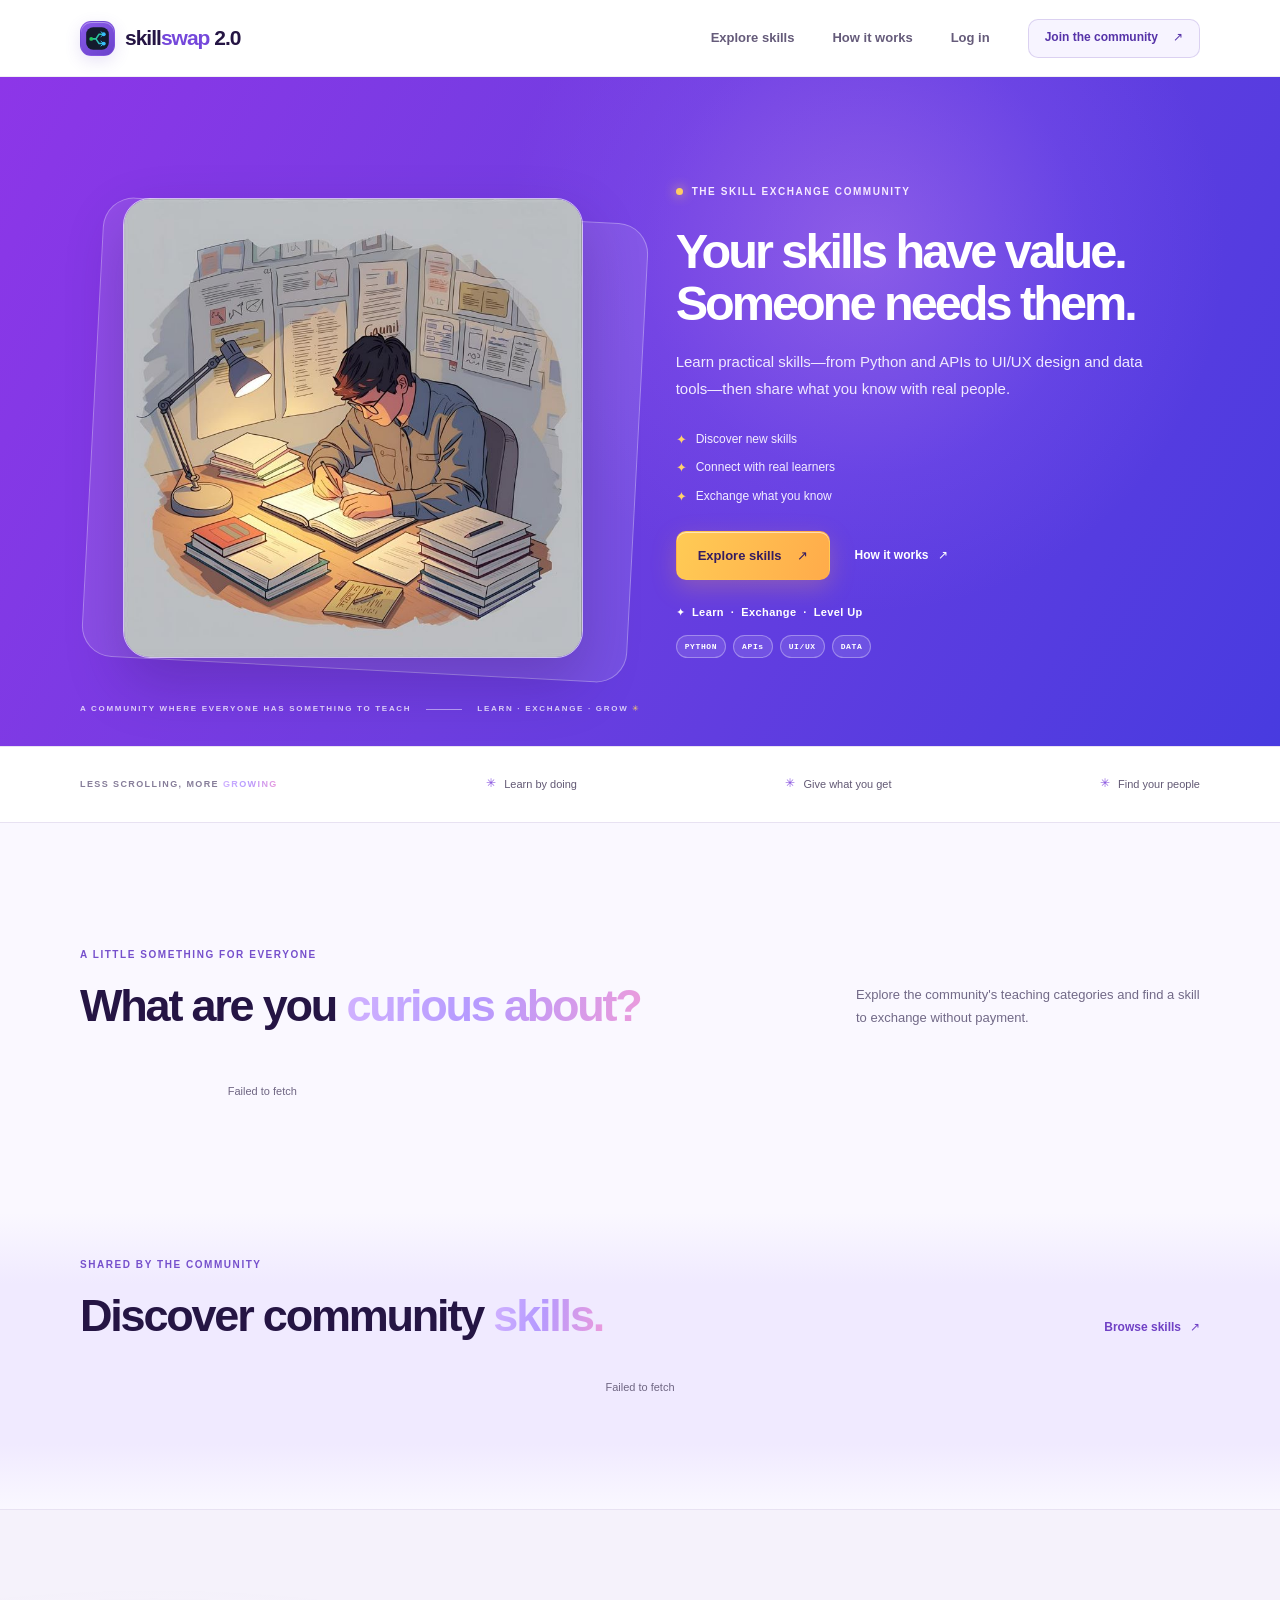
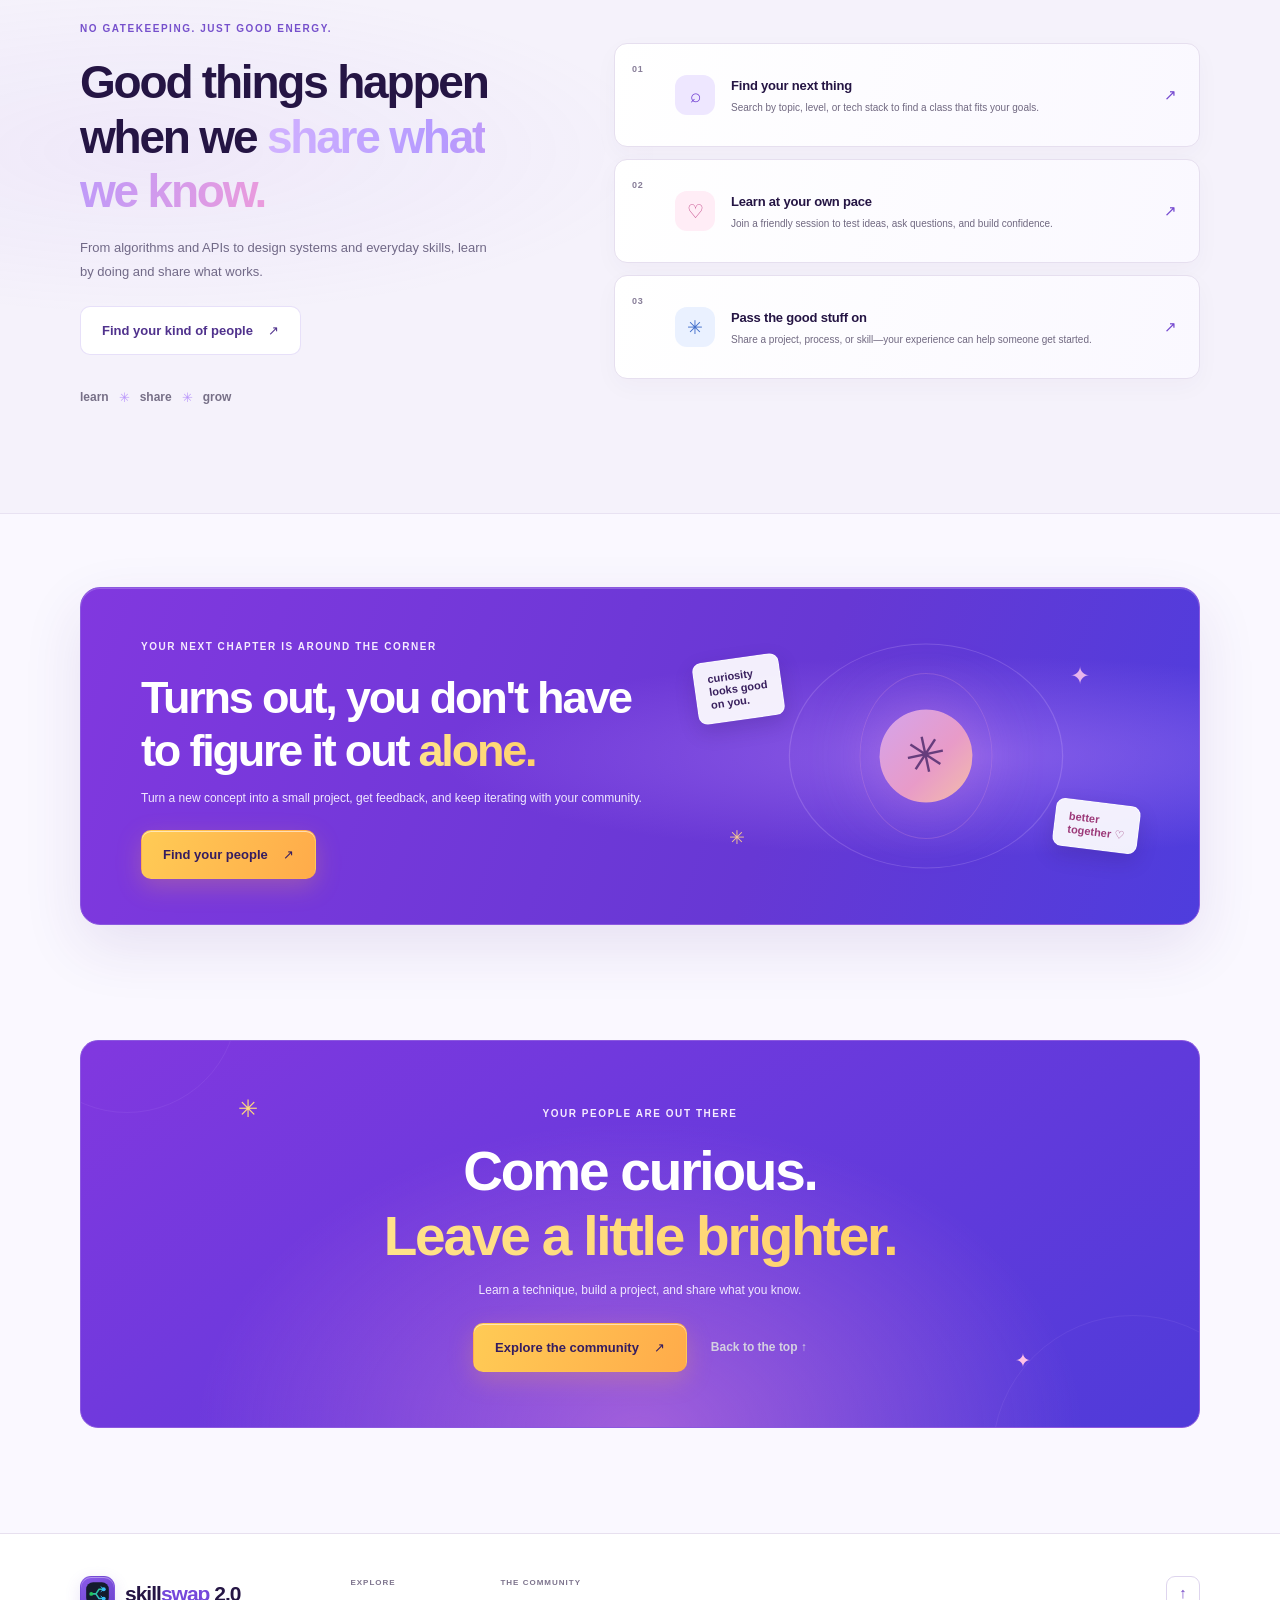
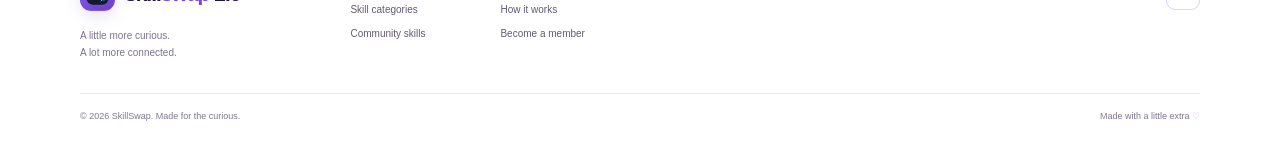
<file: frontend/index.html>
<!doctype html>
<html lang="en">
<head>
  <meta charset="utf-8">
  <meta name="viewport" content="width=device-width, initial-scale=1">
  <meta name="theme-color" content="#0b1020">
  <meta name="description" content="Learn something new and share what you know with SkillSwap, the community-powered learning marketplace.">
  <title>SkillSwap 2.0 — Learn. Exchange. Level Up.</title>
  <link rel="icon" href="images/skillswap-mark.svg" type="image/svg+xml">
  <link rel="stylesheet" href="css/style.css">
  <script src="js/config.js" defer></script>
  <script src="js/api.js?v=4" defer></script>
  <script src="js/app.js?v=4" defer></script>
</head>
<body>
  <a class="skip-link" href="#main">Skip to content</a>

  <header class="site-header">
    <div class="container header-inner">
      <a class="brand" href="#home" aria-label="SkillSwap home">
        <span class="brand-mark" aria-hidden="true"><img src="images/skillswap-mark.svg" alt=""></span>
        <span>skill<span class="brand-accent">swap</span> 2.0</span>
      </a>

      <button class="menu-toggle" type="button" aria-expanded="false" aria-controls="primary-navigation" aria-label="Open navigation">
        <span></span><span></span>
      </button>

      <nav class="primary-nav" id="primary-navigation" aria-label="Main navigation">
        <a href="#categories">Explore skills</a>
        <a href="#how-it-works">How it works</a>
        <a href="login.html">Log in</a>
        <a class="button button-small button-outline nav-cta" href="register.html">Join the community <span aria-hidden="true">↗</span></a>
      </nav>
    </div>
  </header>

  <main id="main">
    <section class="hero section-wrap" id="home">
      <div class="hero-glow" aria-hidden="true"></div>
      <div class="container hero-grid">
        <div class="hero-visual reveal">
          <img class="hero-image" src="images/learning-together.jpg" alt="Illustration of a learner writing in a notebook at a desk surrounded by books and study notes">
        </div>

        <div class="hero-copy reveal">
          <span class="eyebrow"><span class="eyebrow-dot"></span> THE SKILL EXCHANGE COMMUNITY</span>
          <h1>Your skills have value.<br><span class="gradient-text">Someone needs them.</span></h1>
          <p class="hero-description">Learn practical skills—from Python and APIs to UI/UX design and data tools—then share what you know with real people.</p>
          <ul class="template-features">
            <li><span aria-hidden="true">✦</span> Discover new skills</li>
            <li><span aria-hidden="true">✦</span> Connect with real learners</li>
            <li><span aria-hidden="true">✦</span> Exchange what you know</li>
          </ul>
          <div class="hero-actions">
            <a class="button button-primary" href="#categories">Explore skills <span aria-hidden="true">↗</span></a>
            <a class="text-link" href="#how-it-works">How it works <span aria-hidden="true">↗</span></a>
          </div>
          <p class="hero-tagline">✦&nbsp; Learn&nbsp; · &nbsp;Exchange&nbsp; · &nbsp;Level Up</p>
          <ul class="hero-tech-tags" aria-label="Featured technical skills">
            <li>PYTHON</li><li>APIs</li><li>UI/UX</li><li>DATA</li>
          </ul>
        </div>
      </div>
      <div class="container hero-bottom reveal"><span>A COMMUNITY WHERE EVERYONE HAS SOMETHING TO TEACH</span><span class="hero-bottom-line"></span><span>LEARN · EXCHANGE · GROW <span class="accent-star">✳</span></span></div>
    </section>

    <section class="trust-strip" aria-label="SkillSwap values">
      <div class="container trust-inner reveal">
        <p>LESS SCROLLING, MORE <span class="gradient-text">GROWING</span></p>
        <span><i>✳</i> Learn by doing</span><span><i>✳</i> Give what you get</span><span><i>✳</i> Find your people</span>
      </div>
    </section>

    <section class="section-wrap categories-section" id="categories">
      <div class="container">
        <div class="section-heading reveal">
          <div><span class="eyebrow">A LITTLE SOMETHING FOR EVERYONE</span><h2>What are you <span class="gradient-text">curious about?</span></h2></div>
          <p>Explore the community's teaching categories and find a skill to exchange without payment.</p>
        </div>
        <div class="category-grid" id="category-grid" aria-live="polite">
          <p class="filter-status">Loading skill categories…</p>
        </div>
      </div>
    </section>

    <section class="section-wrap featured-section" id="featured">
      <div class="container">
        <div class="section-heading reveal">
          <div><span class="eyebrow">SHARED BY THE COMMUNITY</span><h2>Discover community <span class="gradient-text">skills.</span></h2></div>
          <a class="text-link browse-link" href="skills.html">Browse skills <span aria-hidden="true">↗</span></a>
        </div>
        <div class="featured-skills" id="featured-skills" aria-live="polite"><p class="filter-status">Loading community skills…</p></div>
      </div>
    </section>

    <section class="how-section section-wrap" id="how-it-works">
      <div class="container how-grid">
        <div class="how-intro reveal">
          <span class="eyebrow">NO GATEKEEPING. JUST GOOD ENERGY.</span>
          <h2>Good things happen when we <span class="gradient-text">share what we know.</span></h2>
          <p>From algorithms and APIs to design systems and everyday skills, learn by doing and share what works.</p>
          <a class="button button-secondary" href="#join">Find your kind of people <span aria-hidden="true">↗</span></a>
          <div class="how-decoration" aria-hidden="true"><span>learn</span><i>✳</i><span>share</span><i>✳</i><span>grow</span></div>
        </div>
        <div class="steps-list">
          <article class="step-card reveal"><span class="step-number">01</span><span class="step-icon step-icon-purple" aria-hidden="true">⌕</span><div><h3>Find your next thing</h3><p>Search by topic, level, or tech stack to find a class that fits your goals.</p></div><span class="step-arrow" aria-hidden="true">↗</span></article>
          <article class="step-card reveal"><span class="step-number">02</span><span class="step-icon step-icon-pink" aria-hidden="true">♡</span><div><h3>Learn at your own pace</h3><p>Join a friendly session to test ideas, ask questions, and build confidence.</p></div><span class="step-arrow" aria-hidden="true">↗</span></article>
          <article class="step-card reveal"><span class="step-number">03</span><span class="step-icon step-icon-blue" aria-hidden="true">✳</span><div><h3>Pass the good stuff on</h3><p>Share a project, process, or skill—your experience can help someone get started.</p></div><span class="step-arrow" aria-hidden="true">↗</span></article>
        </div>
      </div>
    </section>

    <section class="community-banner section-wrap">
      <div class="container community-inner reveal">
        <div class="community-copy"><span class="eyebrow">YOUR NEXT CHAPTER IS AROUND THE CORNER</span><h2>Turns out, you don't have to figure it out <span class="gradient-text">alone.</span></h2><p>Turn a new concept into a small project, get feedback, and keep iterating with your community.</p><a class="button button-primary" href="#join">Find your people <span aria-hidden="true">↗</span></a></div>
        <div class="community-art" aria-hidden="true"><span class="community-orbit orbit-a"></span><span class="community-orbit orbit-b"></span><span class="community-sun">✳</span><span class="community-note note-a">curiosity<br>looks good<br>on you.</span><span class="community-note note-b">better<br>together ♡</span><span class="community-star star-a">✦</span><span class="community-star star-b">✳</span></div>
      </div>
    </section>

    <section class="join-section section-wrap" id="join">
      <div class="container join-card reveal">
        <span class="join-star join-star-one" aria-hidden="true">✳</span><span class="join-star join-star-two" aria-hidden="true">✦</span>
        <span class="eyebrow">YOUR PEOPLE ARE OUT THERE</span>
        <h2>Come curious.<br><span class="gradient-text">Leave a little brighter.</span></h2>
        <p>Learn a technique, build a project, and share what you know.</p>
        <div class="join-actions"><a class="button button-primary" href="#categories">Explore the community <span aria-hidden="true">↗</span></a><a class="text-link" href="#home">Back to the top ↑</a></div>
      </div>
    </section>
  </main>

  <footer class="site-footer">
    <div class="container footer-main reveal">
      <div class="footer-brand"><a class="brand" href="#home"><span class="brand-mark" aria-hidden="true"><img src="images/skillswap-mark.svg" alt=""></span><span>skill<span class="brand-accent">swap</span> 2.0</span></a><p>A little more curious.<br>A lot more connected.</p></div>
      <div class="footer-links"><div><strong>EXPLORE</strong><a href="#categories">Skill categories</a><a href="#featured">Community skills</a></div><div><strong>THE COMMUNITY</strong><a href="#how-it-works">How it works</a><a href="register.html">Become a member</a></div></div>
      <a class="back-top" href="#home" aria-label="Back to top">↑</a>
    </div>
    <div class="container footer-bottom reveal"><span>© <span id="current-year"></span> SkillSwap. Made for the curious.</span><span>Made with a little extra <i aria-hidden="true">♡</i></span></div>
  </footer>
</body>
</html>
</file>
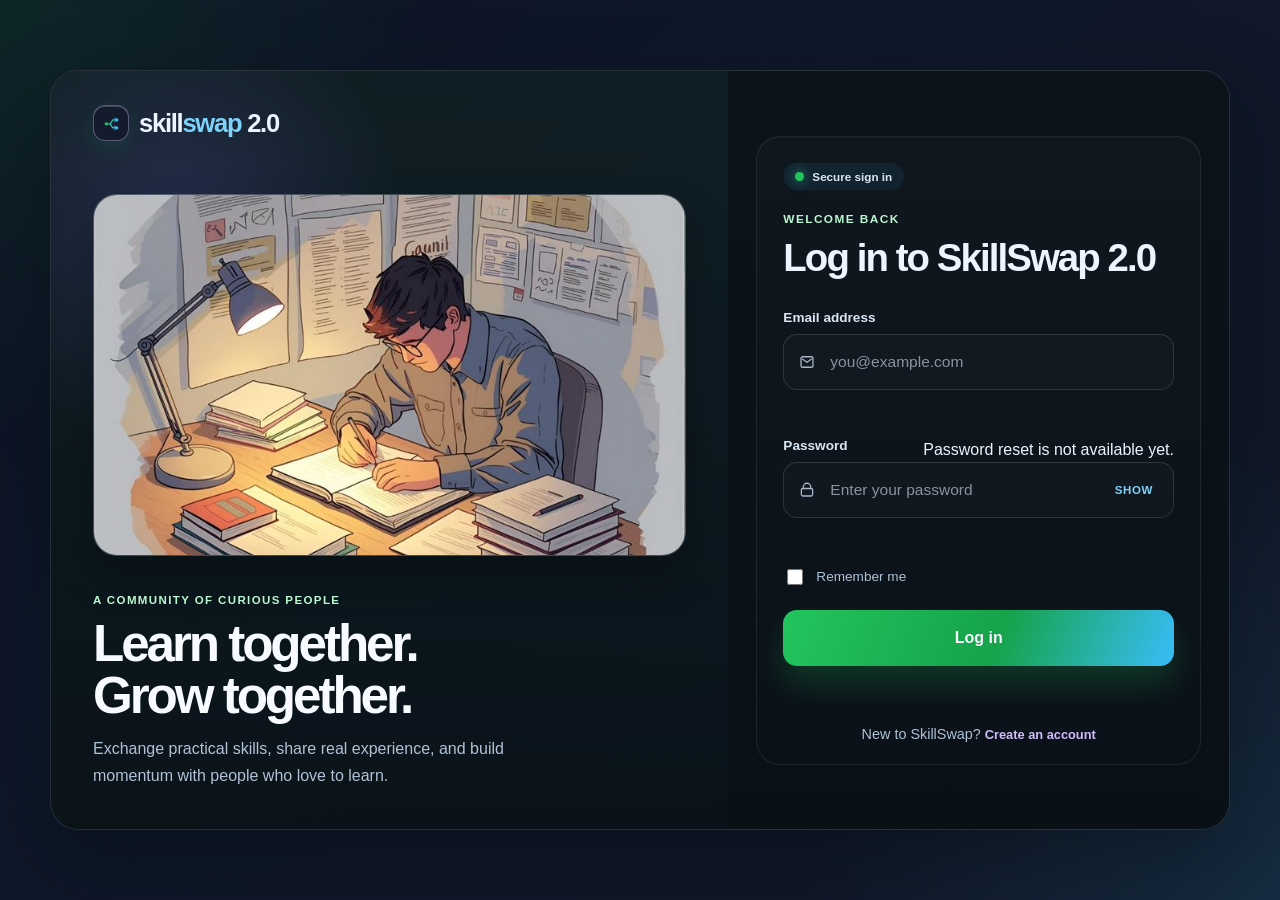
<file: frontend/admin.html>
<!doctype html>
<html lang="en">
<head>
  <meta charset="utf-8"><meta name="viewport" content="width=device-width, initial-scale=1">
  <title>Admin | SkillSwap 2.0</title><link rel="stylesheet" href="css/app.css?v=2"><link rel="icon" href="images/skillswap-mark.svg" type="image/svg+xml">
  <script defer src="js/config.js"></script><script defer src="js/api.js?v=4"></script><script defer src="js/ui.js"></script>
  <script defer src="js/auth.js?v=2"></script><script defer src="js/layout.js?v=2"></script><script defer src="js/pages.js"></script>
</head>
<body class="app-page" data-protected="true" data-admin="true" data-page="admin">
  <div id="app-header"></div><main class="app-main">
    <h1>Admin dashboard</h1><p class="page-intro">Manage members and review community reports.</p>
    <section id="admin-stats" class="page-grid"><p class="loading-state">Loading dashboard…</p></section>
    <h2 class="section-title">Members</h2><section id="admin-users" class="page-grid"><p class="loading-state">Loading members…</p></section>
    <h2 class="section-title">Open reports</h2><section id="admin-reports" class="page-grid"><p class="loading-state">Loading reports…</p></section>
  </main>
</body>
</html>
</file>
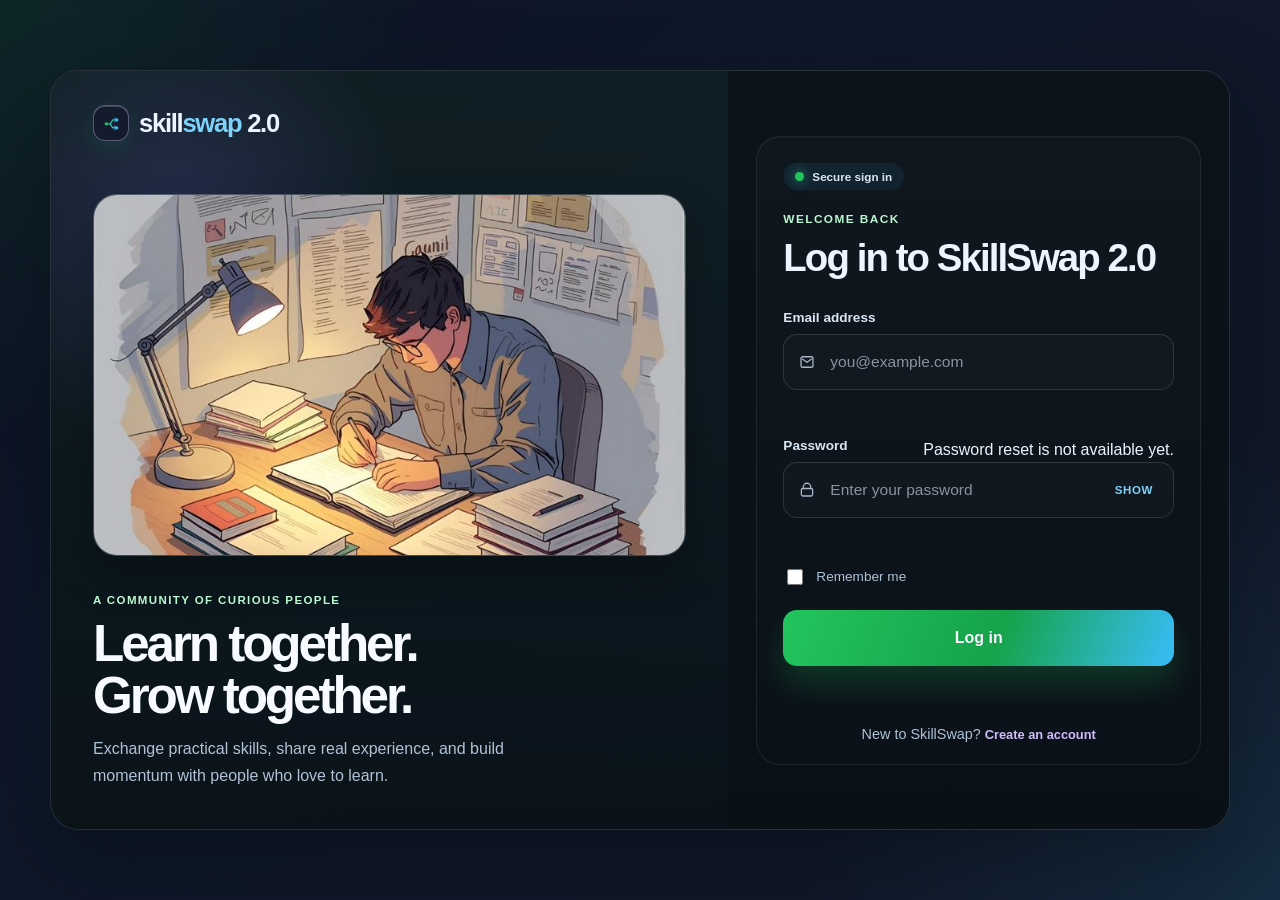
<file: frontend/community.html>
<!doctype html>
<html lang="en">
<head>
  <meta charset="utf-8"><meta name="viewport" content="width=device-width, initial-scale=1">
  <title>Community | SkillSwap 2.0</title><link rel="stylesheet" href="css/app.css?v=2"><link rel="icon" href="images/skillswap-mark.svg" type="image/svg+xml">
  <script defer src="js/config.js"></script><script defer src="js/api.js?v=4"></script><script defer src="js/ui.js"></script>
  <script defer src="js/auth.js?v=2"></script><script defer src="js/layout.js?v=2"></script><script defer src="js/pages.js"></script>
</head>
<body class="app-page" data-protected="true" data-page="community">
  <div id="app-header"></div><main class="app-main">
    <h1>Community</h1><p class="page-intro">Share progress, ask questions, and learn together. SkillSwap exchanges are not paid.</p>
    <form id="post-form" class="app-form">
      <label>What's on your mind?<textarea name="content" maxlength="5000" required></textarea></label>
      <label>Add an image or video (JPG, PNG, WEBP, MP4, WEBM)<input id="post-media" type="file" accept=".jpg,.jpeg,.png,.webp,.mp4,.webm"></label>
      <button class="button button-primary" type="submit">Publish post</button>
    </form>
    <label>Search posts<input id="post-search" type="search" placeholder="Search post text"></label>
    <section id="posts-list" class="page-grid" aria-live="polite"><p class="loading-state">Loading posts…</p></section>
    <div class="page-actions">
      <button id="posts-previous" class="button button-outline" type="button">Previous</button>
      <span id="posts-page-label" aria-live="polite"></span>
      <button id="posts-next" class="button button-outline" type="button">Next</button>
    </div>
  </main>
</body>
</html>
</file>
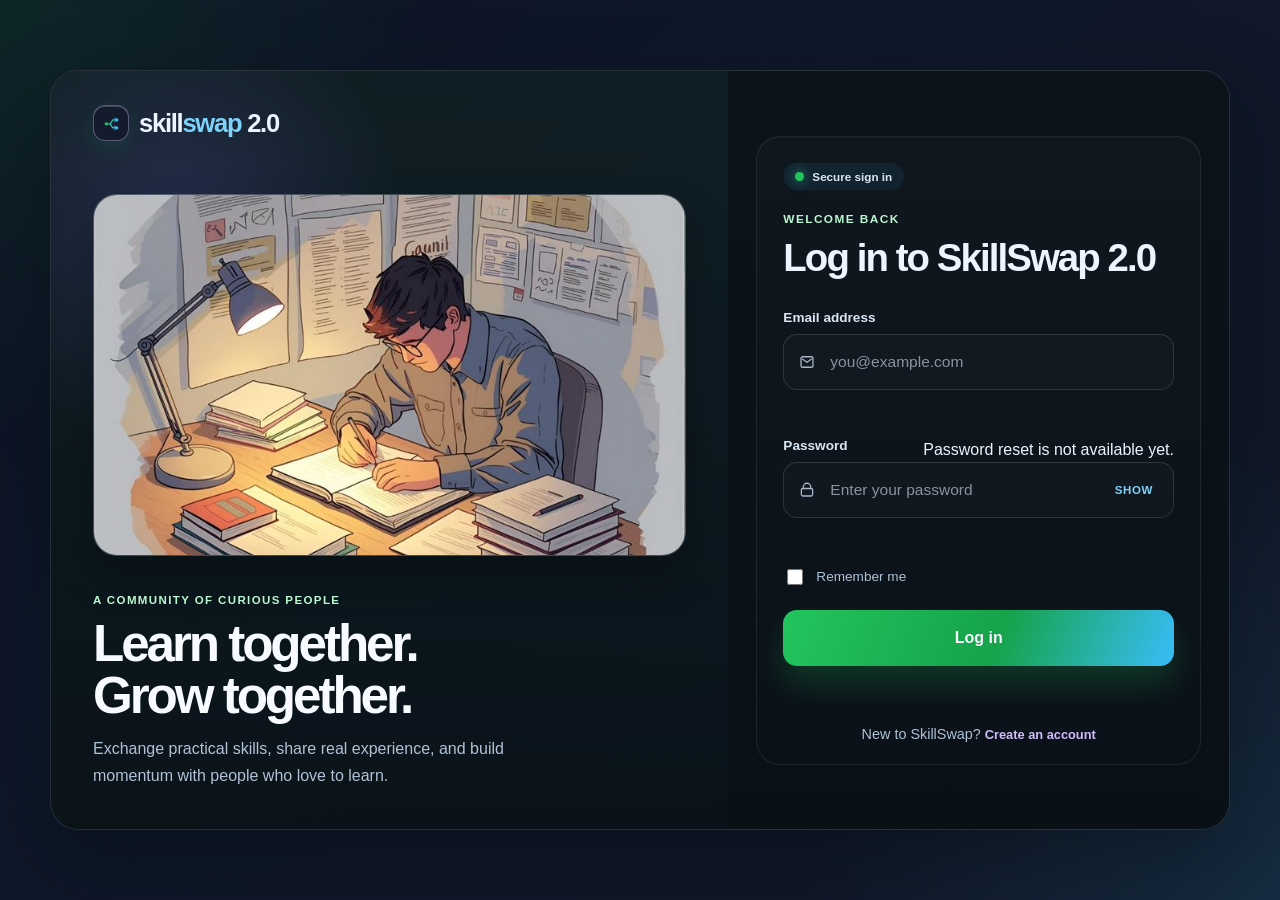
<file: frontend/dashboard.html>
<!doctype html>
<html lang="en">
<head>
  <meta charset="utf-8">
  <meta name="viewport" content="width=device-width, initial-scale=1">
  <meta name="theme-color" content="#0b1020">
  <link rel="icon" href="images/skillswap-mark.svg" type="image/svg+xml">
  <title>Dashboard · SkillSwap 2.0</title>
  <link rel="preconnect" href="https://fonts.googleapis.com">
  <link rel="preconnect" href="https://fonts.gstatic.com" crossorigin>
  <link href="https://fonts.googleapis.com/css2?family=DM+Sans:wght@400;500;600;700&family=Manrope:wght@400;500;600;700;800&display=swap" rel="stylesheet">
  <link rel="stylesheet" href="css/dashboard.css?v=2">
  <link rel="stylesheet" href="css/dashboard-integration.css?v=2">
  <script defer src="js/config.js"></script>
  <script defer src="js/api.js?v=4"></script>
  <script defer src="js/auth.js?v=2"></script>
  <script defer src="js/dashboard.js"></script>
</head>
<body data-protected="true">
  <div class="app-shell">
    <aside class="sidebar" id="sidebar">
      <a class="brand" href="dashboard.html"><span class="brand-mark"><img src="images/skillswap-mark.svg" alt=""></span><span class="brand-name">SkillSwap 2.0</span></a>
      <div class="nav-caption">WORKSPACE</div>
      <nav class="primary-nav" aria-label="Main navigation">
        <button class="nav-link active" data-view="dashboard"><span class="nav-icon">⌂</span>Dashboard</button>
        <button class="nav-link" data-view="courses"><span class="nav-icon">▤</span>Skills &amp; Courses</button>
        <button class="nav-link" data-view="learning"><span class="nav-icon">⌘</span>Learning Paths</button>
        <button class="nav-link" data-view="exchanges"><span class="nav-icon">⇄</span>Exchange Requests <span class="nav-count" id="exchange-count" hidden>0</span></button>
        <button class="nav-link" data-view="messages"><span class="nav-icon">◌</span>Messages</button>
        <button class="nav-link" data-view="notifications"><span class="nav-icon">♧</span>Notifications <span class="nav-count" id="notification-count" hidden>0</span></button>
      </nav>
      <div class="nav-caption nav-caption-lower">PERSONAL</div>
      <nav class="primary-nav" aria-label="Personal navigation">
        <button class="nav-link" data-view="profile"><span class="nav-icon">◎</span>My Profile</button>
        <button class="nav-link" data-view="settings"><span class="nav-icon">⚙</span>Settings</button>
        <button class="nav-link" data-view="help"><span class="nav-icon">?</span>Help &amp; Support</button>
        <a class="nav-link" id="admin-link" href="admin.html" hidden><span class="nav-icon">◇</span>Admin</a>
      </nav>
      <div class="sidebar-promo">
        <span class="promo-symbol">✦</span>
        <h3>Grow Together!</h3>
        <p>Exchange skills, learn new skills.</p>
        <button class="button button-promo" data-action="browse">Start Exchange <span>→</span></button>
      </div>
      <button class="logout-button" id="logout-button"><span class="nav-icon">↪</span>Log out</button>
    </aside>

    <main class="main-content">
      <header class="mobile-header">
        <a class="brand" href="dashboard.html"><span class="brand-mark"><img src="images/skillswap-mark.svg" alt=""></span> SkillSwap 2.0</a>
        <button class="icon-button mobile-menu" id="menu-button" aria-label="Open menu">☰</button>
      </header>
      <div class="topbar">
        <div class="breadcrumb"><span>Workspace</span><b>/</b><strong id="view-title">Dashboard</strong></div>
        <div class="top-actions">
          <button class="icon-button tablet-menu" id="sidebar-collapse" aria-label="Collapse sidebar" title="Collapse sidebar">☰</button>
          <label class="top-search"><span>⌕</span><input id="global-search" type="search" placeholder="Search courses, skills, people..." aria-label="Search courses, skills, or people"><kbd>⌘ K</kbd></label>
          <button class="icon-button notification-button" data-view="notifications" aria-label="Notifications">♧<i id="top-unread-dot" hidden></i></button>
          <button class="avatar avatar-small" id="top-avatar" data-view="profile" aria-label="Open profile">S</button>
        </div>
      </div>
      <div class="page-content">
        <div class="flash-message" id="flash-message" role="status" hidden></div>
        <section class="view-panel active" id="view-dashboard">
          <div class="welcome-row">
            <div><span class="eyebrow">YOUR LEARNING SPACE</span><h1>Hello, <span id="welcome-name">there</span> <span class="wave">✦</span></h1><p>Welcome back to SkillSwap! Ready to make today count?</p></div>
            <button class="button button-primary" data-action="publish">＋ Publish a listing</button>
          </div>
          <section class="hero-banner">
            <div class="hero-copy"><span class="hero-kicker">A LITTLE PROGRESS GOES A LONG WAY</span><h2>Keep your curiosity<br>in motion.</h2><p>Learn a new skill, share what you know, and make meaningful connections.</p><button class="button button-white" data-action="browse">Explore courses <span>→</span></button></div>
            <div class="hero-art" aria-hidden="true"><div class="orbit orbit-one"></div><div class="orbit orbit-two"></div><div class="hero-star">✳</div><div class="hero-card hero-card-one">✦ <span>learn</span></div><div class="hero-card hero-card-two">↗ <span>grow</span></div></div>
          </section>
          <div class="section-heading"><div><span class="eyebrow">YOUR JOURNEY</span><h2>My Skills &amp; Courses</h2></div><button class="text-button" data-view="courses">Browse listings <span>→</span></button></div>
          <div class="course-grid" id="dashboard-courses"><div class="loading-card">Loading your learning...</div></div>
          <div class="two-column-section">
            <section class="panel-card assignment-panel">
              <div class="section-heading compact"><div><span class="eyebrow">STAY ON TRACK</span><h2>Upcoming schedule</h2></div><span class="soft-badge">Upcoming</span></div>
              <div id="assignments-list" class="stack-list"><p class="empty-note">No assignments due. Enjoy the breathing room!</p></div>
            </section>
            <section class="panel-card stat-panel">
              <div class="section-heading compact"><div><span class="eyebrow">YOUR IMPACT</span><h2>At a glance</h2></div><span class="stat-spark">✳</span></div>
              <div class="mini-stats" id="mini-stats"></div>
              <p class="stat-footnote">Every exchange starts with a conversation.</p>
            </section>
          </div>
          <section class="resources-section">
            <div class="section-heading"><div><span class="eyebrow">FROM YOUR COMMUNITY</span><h2>Recent activity</h2></div><span class="resource-caption">Real posts from SkillSwap members.</span></div>
            <div class="resource-grid" id="resource-grid"></div>
          </section>
        </section>

        <section class="view-panel" id="view-courses">
          <div class="view-intro"><span class="eyebrow">KEEP GROWING</span><h1>Skills &amp; Courses</h1><p>Explore member listings or publish a skill or course you are authorized to describe. Only listing details are shared.</p></div>
          <div class="course-toolbar"><label class="search-field"><span>⌕</span><input id="course-search" type="search" placeholder="Search by course, skill, or instructor"></label><select id="category-filter" aria-label="Filter by category"><option value="">All categories</option></select><button class="button button-primary" data-action="publish">＋ Publish a listing</button></div>
          <div class="course-grid browse-grid" id="browse-courses"></div>
        </section>

        <section class="view-panel" id="view-learning">
          <div class="view-intro"><span class="eyebrow">LEARN STEP BY STEP</span><h1>Learning Paths</h1><p>Follow structured lessons, practice with exercises, and check your understanding with short quizzes.</p></div>
          <div class="learning-path-grid" id="learning-catalog"><div class="loading-card">Loading learning paths...</div></div>
          <section class="learning-detail panel-card" id="learning-path-detail" hidden></section>
          <section class="learning-detail panel-card" id="learning-lesson-detail" hidden></section>
        </section>

        <section class="view-panel" id="view-exchanges">
          <div class="view-intro"><span class="eyebrow">LEARN TOGETHER</span><h1>Exchange requests</h1><p>Review incoming offers and keep up with your exchange conversations.</p></div>
          <div class="filter-row"><button class="filter-chip selected" data-filter="all">All</button><button class="filter-chip" data-filter="pending">Pending</button><button class="filter-chip" data-filter="active">Active</button><button class="filter-chip" data-filter="history">History</button></div>
          <div class="exchange-list" id="exchange-list"></div>
        </section>

        <section class="view-panel" id="view-messages">
          <div class="view-intro"><span class="eyebrow">KEEP IN TOUCH</span><h1>Messages</h1><p>Talk through course details and arrange your exchange. Never share course files or account access.</p></div>
          <div class="messages-layout"><aside class="conversation-list" id="conversation-list"><p class="empty-note">Your exchange conversations will appear here.</p></aside><section class="conversation-panel"><div class="conversation-head" id="conversation-head">Select an exchange to start messaging</div><div class="message-feed" id="message-feed"><div class="message-empty">Thoughtful exchanges start with a hello.</div></div><form class="message-composer" id="message-form"><input id="message-input" maxlength="2000" placeholder="Write a message..." disabled aria-label="Message"><button class="button button-primary" type="submit" disabled id="message-send">Send</button></form></section></div>
        </section>

        <section class="view-panel" id="view-notifications">
          <div class="view-intro"><span class="eyebrow">DON’T MISS A THING</span><h1>Notifications</h1><p>Updates about your exchanges and learning schedule.</p></div>
          <div class="notification-list" id="notification-list"></div>
        </section>

        <section class="view-panel" id="view-profile">
          <div class="view-intro"><span class="eyebrow">A LITTLE ABOUT YOU</span><h1>My Profile</h1><p>Your profile helps other members get to know who they are learning with.</p></div>
          <form class="profile-form panel-card" id="profile-form"><div class="profile-avatar-large" id="profile-avatar-large">S</div><label for="profile-name">Display name</label><input id="profile-name" name="full_name" required minlength="2" maxlength="100"><label for="profile-email">Email address</label><input id="profile-email" name="email" type="email" readonly><label for="profile-avatar">Profile image URL <span>(optional)</span></label><input id="profile-avatar" name="profile_image" type="url" maxlength="500" placeholder="https://..."><label for="profile-bio">About you</label><textarea id="profile-bio" name="bio" maxlength="2000" rows="4"></textarea><label for="profile-location">Location</label><input id="profile-location" name="location" maxlength="120"><button class="button button-primary" type="submit">Save profile</button></form>
          <div class="profile-overview">
            <section class="panel-card"><div class="section-heading compact"><div><span class="eyebrow">WHAT YOU SHARE</span><h2>Your listings</h2></div></div><div id="profile-listings" class="stack-list"></div></section>
            <section class="panel-card"><div class="section-heading compact"><div><span class="eyebrow">YOUR JOURNEY</span><h2>Exchange history</h2></div></div><div id="profile-exchanges" class="stack-list"></div></section>
          </div>
        </section>

        <section class="view-panel" id="view-settings">
          <div class="view-intro"><span class="eyebrow">YOUR PREFERENCES</span><h1>Settings</h1><p>Manage your account and keep your exchanges safe.</p></div>
          <div class="settings-card panel-card"><div class="settings-row"><div><strong>Account security</strong><p>Your password is stored as a one-way hash. Access tokens expire after the configured session period and can be revoked at logout.</p></div><span class="settings-icon">⌑</span></div><div class="settings-row"><div><strong>Safe exchanges</strong><p>Exchange course details only. Never share videos, files, credentials, or account access.</p></div><span class="settings-icon">◇</span></div><div class="settings-row"><div><strong>Exchange fee</strong><p>₹49 per user is informational only. This app does not collect or process payments.</p></div><span class="settings-icon">₹</span></div></div>
        </section>

        <section class="view-panel" id="view-help">
          <div class="view-intro"><span class="eyebrow">HERE TO HELP</span><h1>Help &amp; Support</h1><p>Quick answers to help you make the most of a safe, thoughtful exchange.</p></div>
          <div class="settings-card panel-card">
            <div class="settings-row"><div><strong>How do I start an exchange?</strong><p>Publish a course you own, browse another member’s listing, choose an offer and duration, then send a request. The course owner must approve it.</p></div><span class="settings-icon">⇄</span></div>
            <div class="settings-row"><div><strong>What gets exchanged?</strong><p>Only course details. Never share course videos, presentations, downloads, passwords, or account access.</p></div><span class="settings-icon">◇</span></div>
            <div class="settings-row"><div><strong>Is a payment processed here?</strong><p>No. ₹49 per user is informational only; SkillSwap does not collect or process payments.</p></div><span class="settings-icon">₹</span></div>
            <div class="settings-row"><div><strong>How do I arrange a session?</strong><p>Once a request is accepted, open Exchange Requests and use Schedule to add a meeting to both members’ calendars.</p></div><span class="settings-icon">⌑</span></div>
          </div>
        </section>
      </div>
      <footer class="app-footer">Made for curious minds <span>✦</span> Exchange knowledge, not course content.</footer>
    </main>

    <aside class="right-panel">
      <section class="profile-summary panel-card">
        <div class="right-heading"><span class="eyebrow">YOUR PROFILE</span><button class="more-button" data-view="profile" aria-label="Edit profile">···</button></div>
        <div class="profile-identity"><div class="profile-avatar" id="side-avatar">S</div><div><h3 id="side-name">SkillSwap Member</h3><p id="side-email">Loading profile...</p></div></div>
        <button class="button button-outline profile-button" data-view="profile">View profile <span>→</span></button>
      </section>
      <section class="calendar-card panel-card">
        <div class="right-heading"><div><span class="eyebrow">YOUR PLANNER</span><h2>Calendar</h2></div><div class="calendar-arrows"><button id="calendar-prev" aria-label="Previous month">‹</button><button id="calendar-next" aria-label="Next month">›</button></div></div>
        <div class="calendar-month" id="calendar-month"></div>
        <div class="calendar-grid" id="calendar-grid"></div>
      </section>
      <section class="schedule-card panel-card">
        <div class="right-heading"><div><span class="eyebrow">MAKE TIME TO LEARN</span><h2>My Schedule</h2></div><button class="more-button" data-view="exchanges" aria-label="View exchanges">···</button></div>
        <div class="schedule-list" id="schedule-list"></div>
      </section>
      <section class="reminders-card panel-card">
        <div class="right-heading"><div><span class="eyebrow">A GENTLE NUDGE</span><h2>Reminders</h2></div><span class="reminder-spark">✳</span></div>
        <div id="reminders-list"><p class="empty-note">You’re all caught up.</p></div>
      </section>
      <div class="safe-exchange-note"><span>◇</span><p><strong>Keep it safe</strong><br>SkillSwap shares course details only—never course content or account credentials.</p></div>
    </aside>
  </div>
  <div class="mobile-overlay" id="mobile-overlay"></div>
  <dialog class="app-dialog" id="app-dialog"><div class="dialog-content" id="dialog-content"></div></dialog>
</body>
</html>
</file>
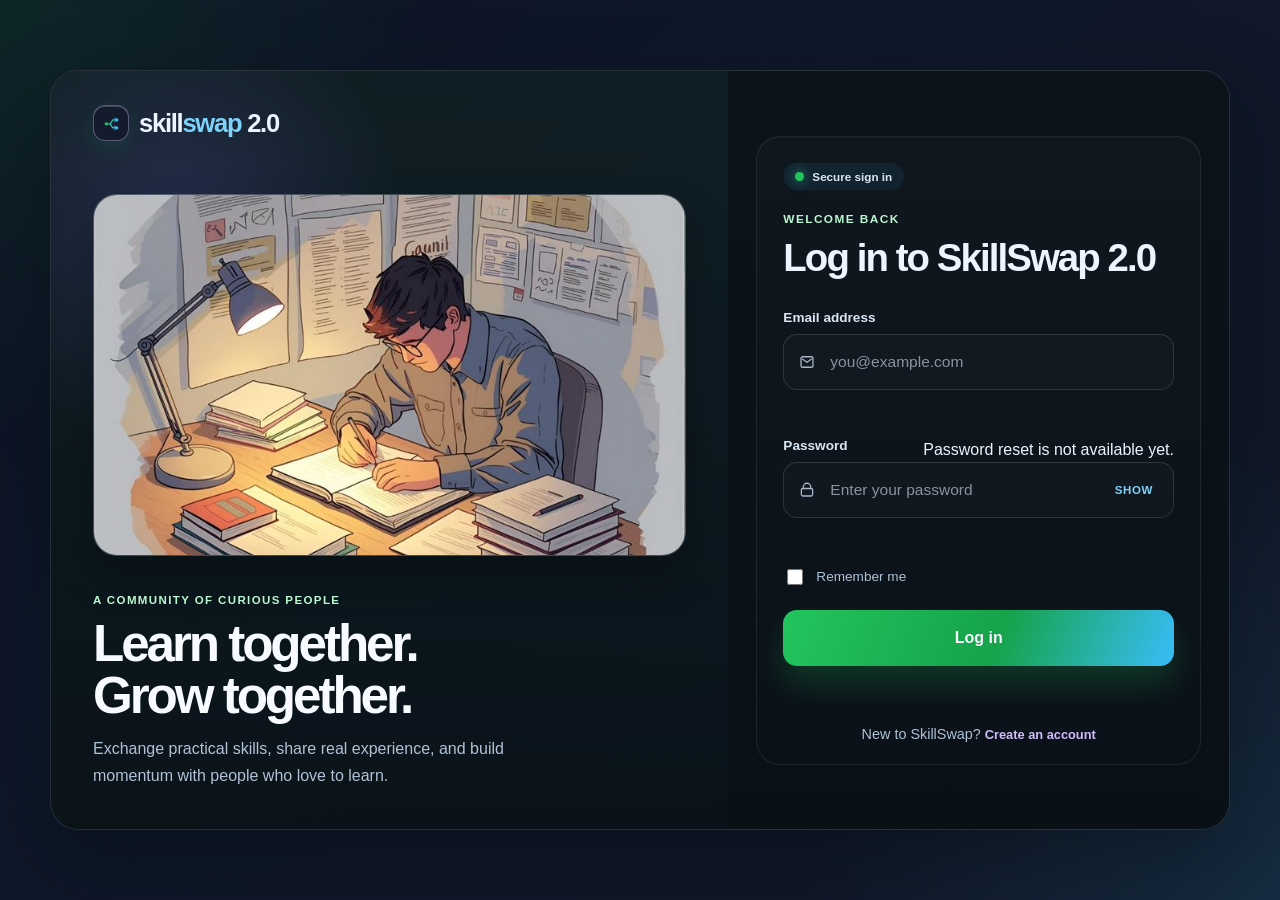
<file: frontend/exchanges.html>
<!doctype html>
<html lang="en">
<head>
  <meta charset="utf-8"><meta name="viewport" content="width=device-width, initial-scale=1">
  <title>Exchanges | SkillSwap 2.0</title><link rel="stylesheet" href="css/app.css?v=2"><link rel="icon" href="images/skillswap-mark.svg" type="image/svg+xml">
  <script defer src="js/config.js"></script><script defer src="js/api.js?v=4"></script><script defer src="js/ui.js"></script>
  <script defer src="js/auth.js?v=2"></script><script defer src="js/layout.js?v=2"></script><script defer src="js/pages.js"></script>
</head>
<body class="app-page" data-protected="true" data-page="exchanges">
  <div id="app-header"></div><main class="app-main">
    <h1>Skill exchanges</h1><p class="page-intro">Agree on a duration together. No money changes hands.</p>
    <form id="exchange-form" class="app-form">
      <h2>Request an exchange</h2>
      <label>Your teaching skill<select id="offered-skill" required><option value="">Choose your skill</option></select></label>
      <label>The skill you'd like to learn<select id="requested-skill" required><option value="">Choose a skill</option></select></label>
      <label>Proposed duration (days)<input id="duration-days" type="number" min="1" max="365" value="7" required></label>
      <button class="button button-primary" type="submit">Send request</button>
    </form>
    <h2 class="section-title">Requests received</h2><section id="requests-received" class="page-grid"><p class="loading-state">Loading…</p></section>
    <h2 class="section-title">Requests sent</h2><section id="requests-sent" class="page-grid"><p class="loading-state">Loading…</p></section>
    <h2 class="section-title">Active exchanges</h2><section id="exchanges-active" class="page-grid"><p class="loading-state">Loading…</p></section>
    <h2 class="section-title">History</h2><section id="exchanges-history" class="page-grid"><p class="loading-state">Loading…</p></section>
  </main>
</body>
</html>
</file>
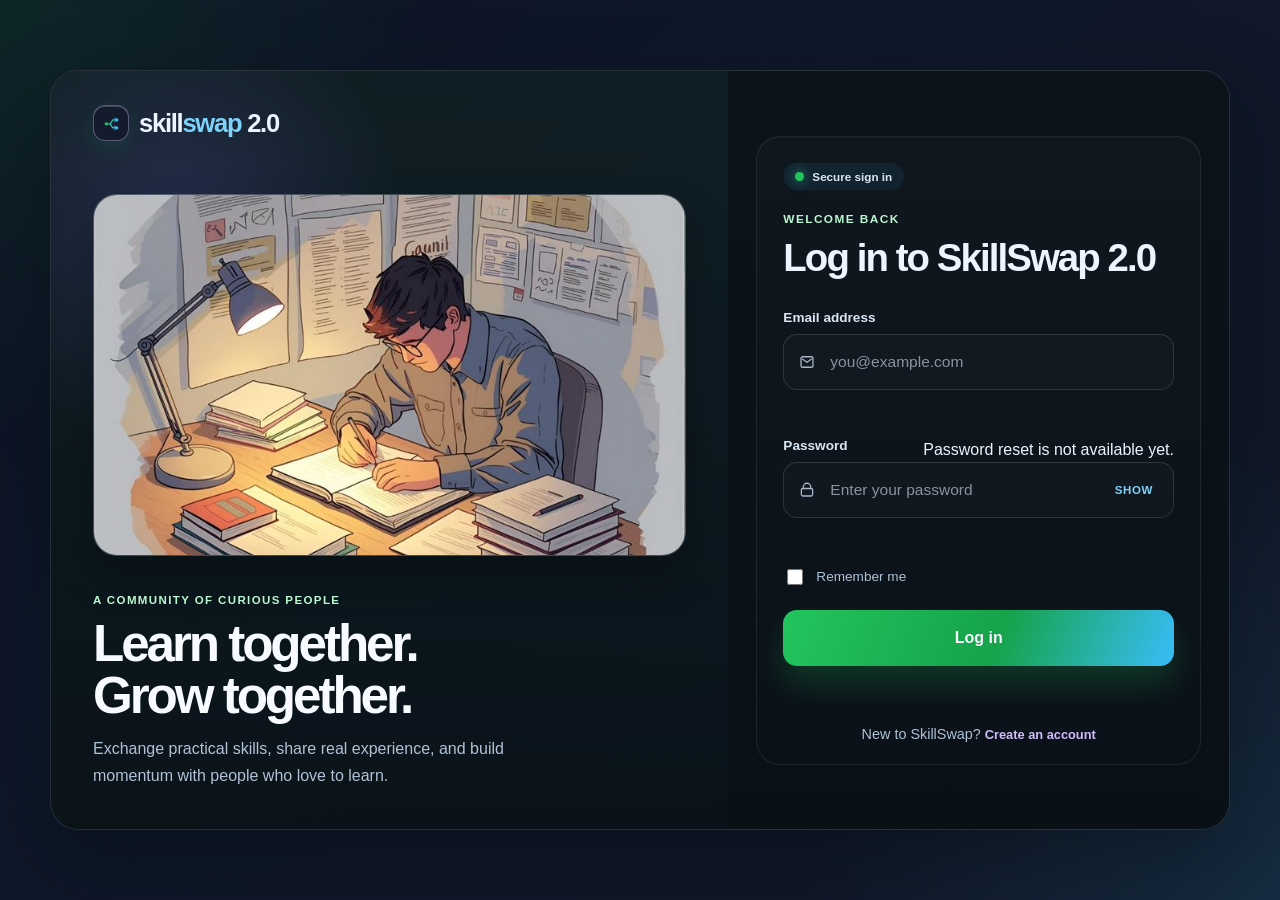
<file: frontend/login.html>
<!doctype html>
<html lang="en">
  <head>
    <meta charset="UTF-8" />
    <meta name="viewport" content="width=device-width, initial-scale=1.0" />
    <meta name="description" content="SkillSwap login page" />
    <meta name="theme-color" content="#0b1020" />
    <title>SkillSwap 2.0 | Login</title>
    <link rel="stylesheet" href="css/login.css?v=3" />
    <link rel="icon" href="images/skillswap-mark.svg" type="image/svg+xml" />
    <script src="js/config.js" defer></script>
    <script src="js/api.js?v=4" defer></script>
    <script src="js/login.js?v=4" defer></script>
  </head>
  <body class="login-page">
    <main class="login-shell" aria-label="SkillSwap login page">
      <section class="login-visual" aria-label="SkillSwap community illustration">
        <div class="visual-overlay"></div>
        <div class="brand-row">
          <a class="brand" href="index.html" aria-label="SkillSwap home">
            <span class="brand-mark" aria-hidden="true"><img src="images/skillswap-mark.svg" alt="" /></span>
            <span>skill<span class="brand-accent">swap</span> 2.0</span>
          </a>
        </div>

        <div class="visual-card">
          <div class="illustration-frame">
            <img src="images/learning-together.jpg" alt="People learning and collaborating together" />
          </div>
        </div>

        <div class="visual-copy">
          <span class="eyebrow">A COMMUNITY OF CURIOUS PEOPLE</span>
          <h1>Learn together.<br />Grow together.</h1>
          <p>Exchange practical skills, share real experience, and build momentum with people who love to learn.</p>
        </div>
      </section>

      <section class="login-panel" aria-labelledby="login-title">
        <div class="login-card">
          <div class="login-topbar">
            <span class="status-dot" aria-hidden="true"></span>
            <span>Secure sign in</span>
          </div>

          <div class="login-header">
            <p class="welcome-kicker">Welcome back</p>
            <h2 id="login-title">Log in to SkillSwap 2.0</h2>
          </div>

          <form id="loginForm" novalidate>
            <div class="field-group">
              <label for="email">Email address</label>
              <div class="input-wrap">
                <span class="input-icon" aria-hidden="true">
                  <svg viewBox="0 0 24 24" fill="none" aria-hidden="true">
                    <path d="M4 7.5A2.5 2.5 0 0 1 6.5 5h11A2.5 2.5 0 0 1 20 7.5v9A2.5 2.5 0 0 1 17.5 19h-11A2.5 2.5 0 0 1 4 16.5v-9Zm2.3.8 5.7 4.1 5.7-4.1" stroke="currentColor" stroke-width="1.7" stroke-linecap="round" stroke-linejoin="round"/>
                  </svg>
                </span>
                <input id="email" name="email" type="email" placeholder="you@example.com" autocomplete="email" aria-invalid="false" />
              </div>
              <p class="field-error" id="emailError" aria-live="polite"></p>
            </div>

            <div class="field-group">
              <div class="label-row">
                <label for="password">Password</label>
                <span>Password reset is not available yet.</span>
              </div>
              <div class="input-wrap">
                <span class="input-icon" aria-hidden="true">
                  <svg viewBox="0 0 24 24" fill="none" aria-hidden="true">
                    <path d="M7 10V8a5 5 0 1 1 10 0v2M6.5 10h11a2 2 0 0 1 2 2v6a2 2 0 0 1-2 2h-11a2 2 0 0 1-2-2v-6a2 2 0 0 1 2-2Z" stroke="currentColor" stroke-width="1.7" stroke-linecap="round" stroke-linejoin="round"/>
                  </svg>
                </span>
                <input id="password" name="password" type="password" placeholder="Enter your password" autocomplete="current-password" maxlength="72" aria-invalid="false" />
                <button class="toggle-password" type="button" aria-label="Show password">Show</button>
              </div>
              <p class="field-error" id="passwordError" aria-live="polite"></p>
            </div>

            <div class="form-row">
              <label class="checkbox-wrap" for="rememberMe">
                <input id="rememberMe" name="rememberMe" type="checkbox" />
                <span>Remember me</span>
              </label>
            </div>

            <button class="login-button" type="submit">Log in</button>

            <p class="form-success" id="formSuccess" aria-live="polite"></p>
          </form>

          <p class="register-copy">
            New to SkillSwap?
            <a href="register.html" class="text-link register-link">Create an account</a>
          </p>
        </div>
      </section>
    </main>
  </body>
</html>
</file>
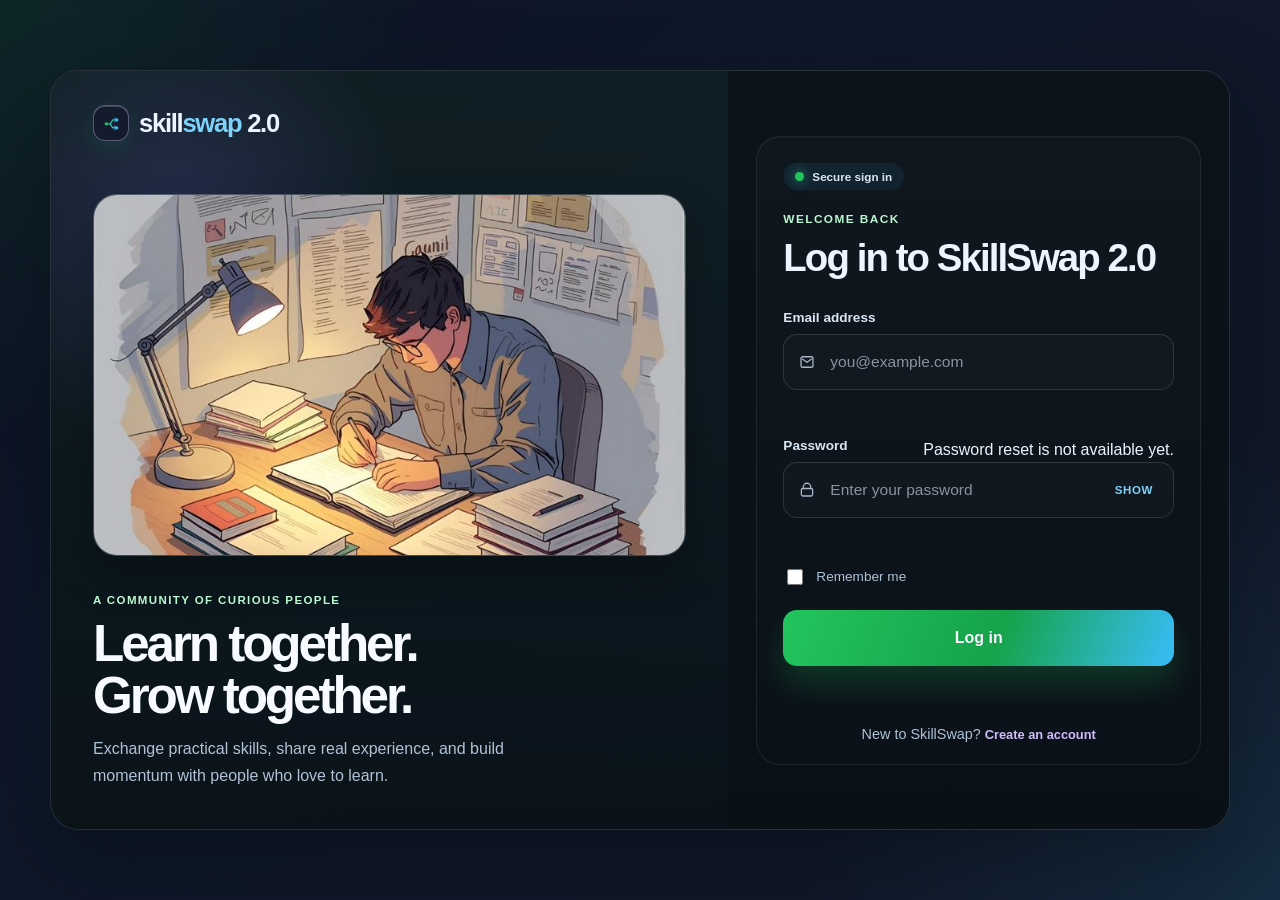
<file: frontend/notifications.html>
<!doctype html>
<html lang="en">
<head>
  <meta charset="utf-8"><meta name="viewport" content="width=device-width, initial-scale=1">
  <title>Notifications | SkillSwap 2.0</title><link rel="stylesheet" href="css/app.css?v=2"><link rel="icon" href="images/skillswap-mark.svg" type="image/svg+xml">
  <script defer src="js/config.js"></script><script defer src="js/api.js?v=4"></script><script defer src="js/ui.js"></script>
  <script defer src="js/auth.js?v=2"></script><script defer src="js/layout.js?v=2"></script><script defer src="js/pages.js"></script>
</head>
<body class="app-page" data-protected="true" data-page="notifications">
  <div id="app-header"></div><main class="app-main">
    <h1>Notifications</h1><button id="mark-all-read" class="button button-outline" type="button">Mark all as read</button>
    <section id="notifications-list" class="page-grid" aria-live="polite"><p class="loading-state">Loading notifications…</p></section>
  </main>
</body>
</html>
</file>
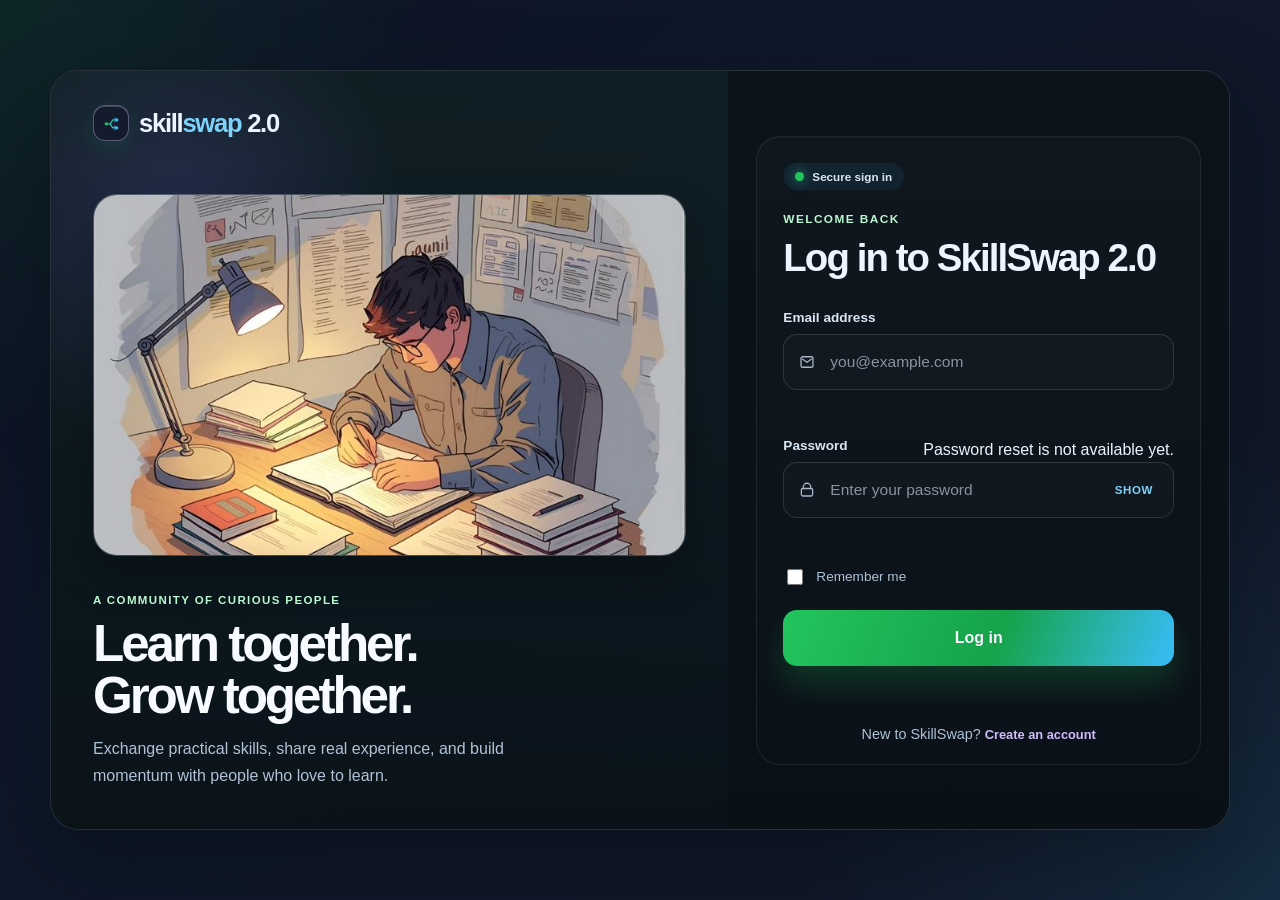
<file: frontend/profile.html>
<!doctype html>
<html lang="en">
<head>
  <meta charset="utf-8"><meta name="viewport" content="width=device-width, initial-scale=1">
  <title>My profile | SkillSwap 2.0</title><link rel="stylesheet" href="css/app.css?v=2"><link rel="icon" href="images/skillswap-mark.svg" type="image/svg+xml">
  <script defer src="js/config.js"></script><script defer src="js/api.js?v=4"></script><script defer src="js/ui.js"></script>
  <script defer src="js/auth.js?v=2"></script><script defer src="js/layout.js?v=2"></script><script defer src="js/pages.js"></script>
</head>
<body class="app-page" data-protected="true" data-page="profile">
  <div id="app-header"></div><main class="app-main">
    <h1>My profile</h1><p class="page-intro">Help other members learn who you are and what you want to learn.</p>
    <form id="profile-form" class="app-form">
      <label>Full name<input name="full_name" id="full_name" minlength="2" maxlength="100" required></label>
      <label>Bio<textarea name="bio" id="bio" maxlength="2000"></textarea></label>
      <label>Location<input name="location" id="location" maxlength="120"></label>
      <label>Experience level<select name="experience_level" id="experience_level">
        <option>Beginner</option><option>Intermediate</option><option>Advanced</option><option>Expert</option>
      </select></label>
      <label>Availability<input name="availability" id="availability" maxlength="120" placeholder="Weekends, evenings…"></label>
      <label>Preferred language<input name="language" id="language" maxlength="80"></label>
      <button class="button button-primary" type="submit">Save profile</button>
    </form>
  </main>
</body>
</html>
</file>
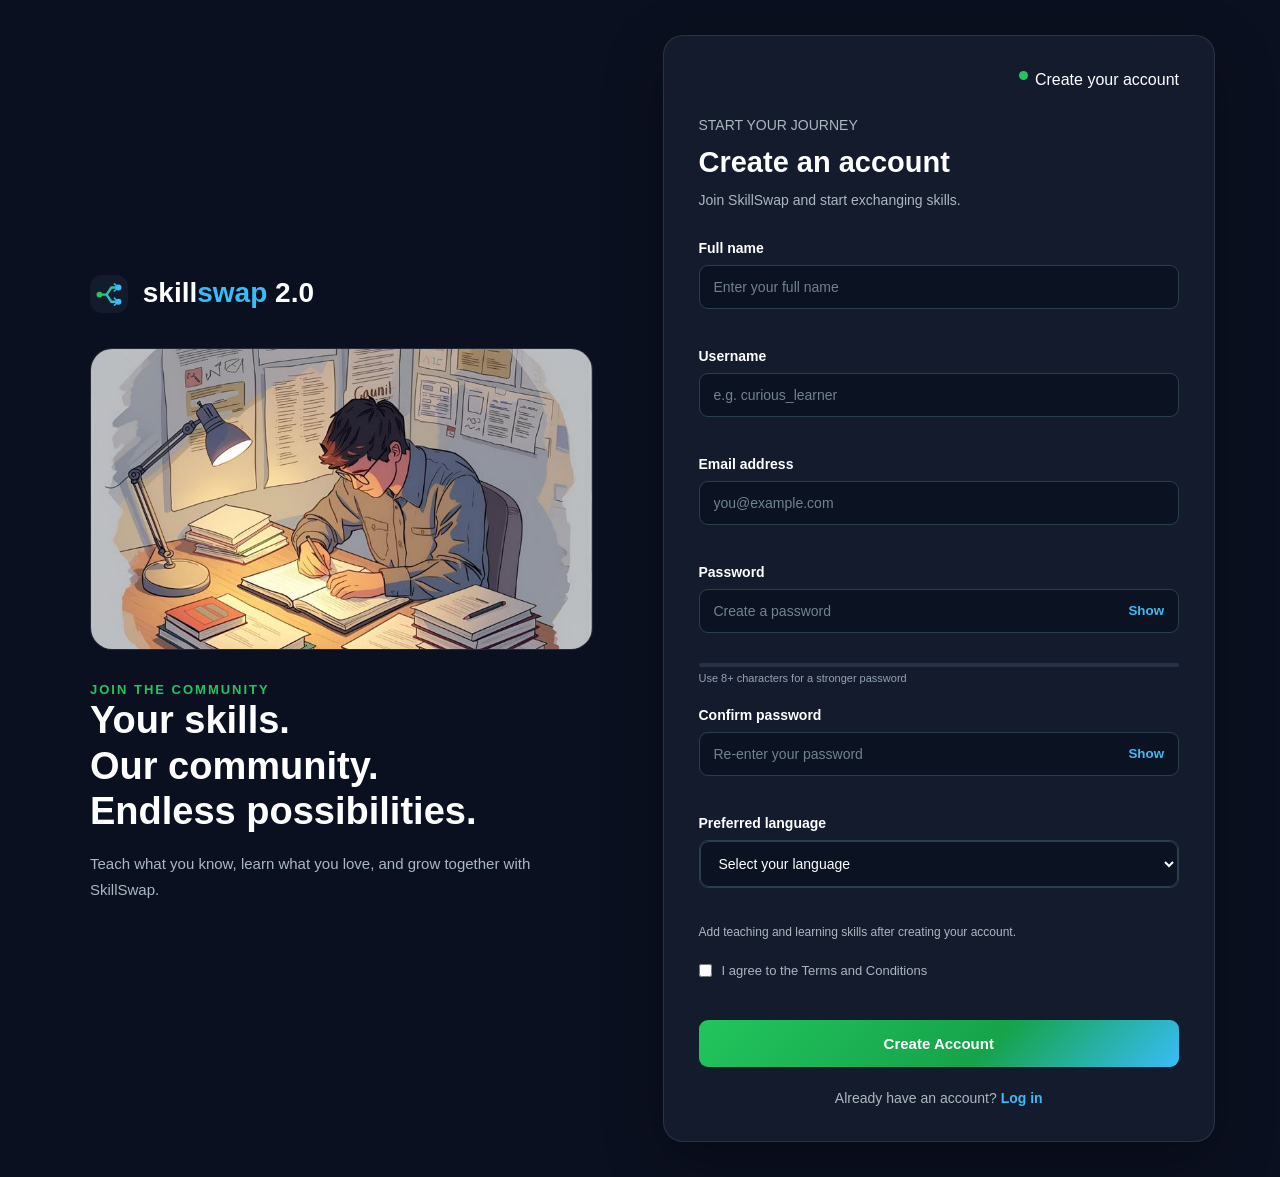
<file: frontend/register.html>
<!DOCTYPE html>
<html lang="en">
<head>
  <meta charset="UTF-8">
  <meta name="viewport" content="width=device-width, initial-scale=1.0">
  <meta name="description" content="Create your SkillSwap account and exchange skills.">
  <meta name="theme-color" content="#0b1020">

  <title>SkillSwap 2.0 | Create Account</title>

  <link rel="stylesheet" href="css/register.css?v=3">
  <link rel="icon" href="images/skillswap-mark.svg" type="image/svg+xml">
  <script src="js/config.js" defer></script>
  <script src="js/api.js?v=4" defer></script>
  <script src="js/register.js?v=4" defer></script>
</head>

<body class="register-page">

  <main class="register-shell">

    <!-- Left visual section -->
    <section class="register-visual">

      <div class="brand-row">
        <a class="brand" href="index.html">
          <span class="brand-mark"><img src="images/skillswap-mark.svg" alt=""></span>
          <span>skill<span class="brand-accent">swap</span> 2.0</span>
        </a>
      </div>

      <div class="visual-card">
        <div class="illustration-frame">
          <img
            src="images/learning-together.jpg"
            alt="People learning together">
        </div>
      </div>

      <div class="visual-copy">
        <span class="eyebrow">JOIN THE COMMUNITY</span>
        <h1>Your skills.<br>Our community.<br>Endless possibilities.</h1>
        <p>
          Teach what you know, learn what you love,
          and grow together with SkillSwap.
        </p>
      </div>

    </section>

    <!-- Registration form -->
    <section class="register-panel">

      <div class="register-card">

        <div class="register-topbar">
          <span class="status-dot"></span>
          Create your account
        </div>

        <header class="register-header">
          <p class="welcome-kicker">START YOUR JOURNEY</p>
          <h2>Create an account</h2>
          <p>Join SkillSwap and start exchanging skills.</p>
        </header>

        <form id="registerForm" novalidate>

          <div class="field-group">
            <label for="fullName">Full name</label>
            <div class="input-wrap">
              <input
                type="text"
                id="fullName"
                name="fullName"
                placeholder="Enter your full name"
                autocomplete="name">
            </div>
            <p class="field-error" id="nameError" aria-live="polite"></p>
          </div>

          <div class="field-group">
            <label for="username">Username</label>
            <div class="input-wrap">
              <input type="text" id="username" name="username" placeholder="e.g. curious_learner"
                autocomplete="username" minlength="3" maxlength="40" required>
            </div>
            <p class="field-error" id="usernameError" aria-live="polite"></p>
          </div>

          <div class="field-group">
            <label for="email">Email address</label>
            <div class="input-wrap">
              <input
                type="email"
                id="email"
                name="email"
                placeholder="you@example.com"
                autocomplete="email">
            </div>
            <p class="field-error" id="emailError" aria-live="polite"></p>
          </div>

          <div class="field-group">
            <label for="password">Password</label>
            <div class="input-wrap">
              <input
                type="password"
                id="password"
                name="password"
                placeholder="Create a password"
                autocomplete="new-password"
                maxlength="72">
              <button class="toggle-password"
                type="button" data-target="password">Show</button>
            </div>
            <p class="field-error" id="passwordError" aria-live="polite"></p>
            <div class="password-strength" id="password-strength" aria-hidden="true"><span></span></div>
            <p class="password-strength-label" id="password-strength-label" aria-live="polite">Use 8+ characters for a stronger password</p>
          </div>

          <div class="field-group">
            <label for="confirmPassword">Confirm password</label>
            <div class="input-wrap">
              <input
                type="password"
                id="confirmPassword"
                name="confirmPassword"
                placeholder="Re-enter your password"
                autocomplete="new-password"
                maxlength="72">
              <button class="toggle-password"
                type="button" data-target="confirmPassword">Show</button>
            </div>
            <p class="field-error" id="confirmPasswordError" aria-live="polite"></p>
          </div>

          <div class="field-group">
            <label for="language">Preferred language</label>
            <div class="input-wrap">
              <select id="language" name="language">
                <option value="">Select your language</option>
                <option value="English">English</option>
                <option value="Tamil">Tamil</option>
                <option value="Hindi">Hindi</option>
                <option value="Telugu">Telugu</option>
                <option value="Malayalam">Malayalam</option>
                <option value="Kannada">Kannada</option>
                <option value="Other">Other</option>
              </select>
            </div>
            <p class="field-error" id="languageError" aria-live="polite"></p>
          </div>

          <p class="form-note">Add teaching and learning skills after creating your account.</p>

          <div class="terms-row">
            <label class="checkbox-wrap">
              <input type="checkbox" id="terms">
              <span>I agree to the Terms and Conditions</span>
            </label>
            <p class="field-error" id="termsError" aria-live="polite"></p>
          </div>

          <button type="submit" class="register-button">
            Create Account
          </button>

          <p class="form-success" id="formSuccess" aria-live="polite"></p>

        </form>

        <p class="login-copy">
          Already have an account?
          <a href="login.html" class="text-link">Log in</a>
        </p>

      </div>
    </section>

  </main>

</body>
</html>
</file>
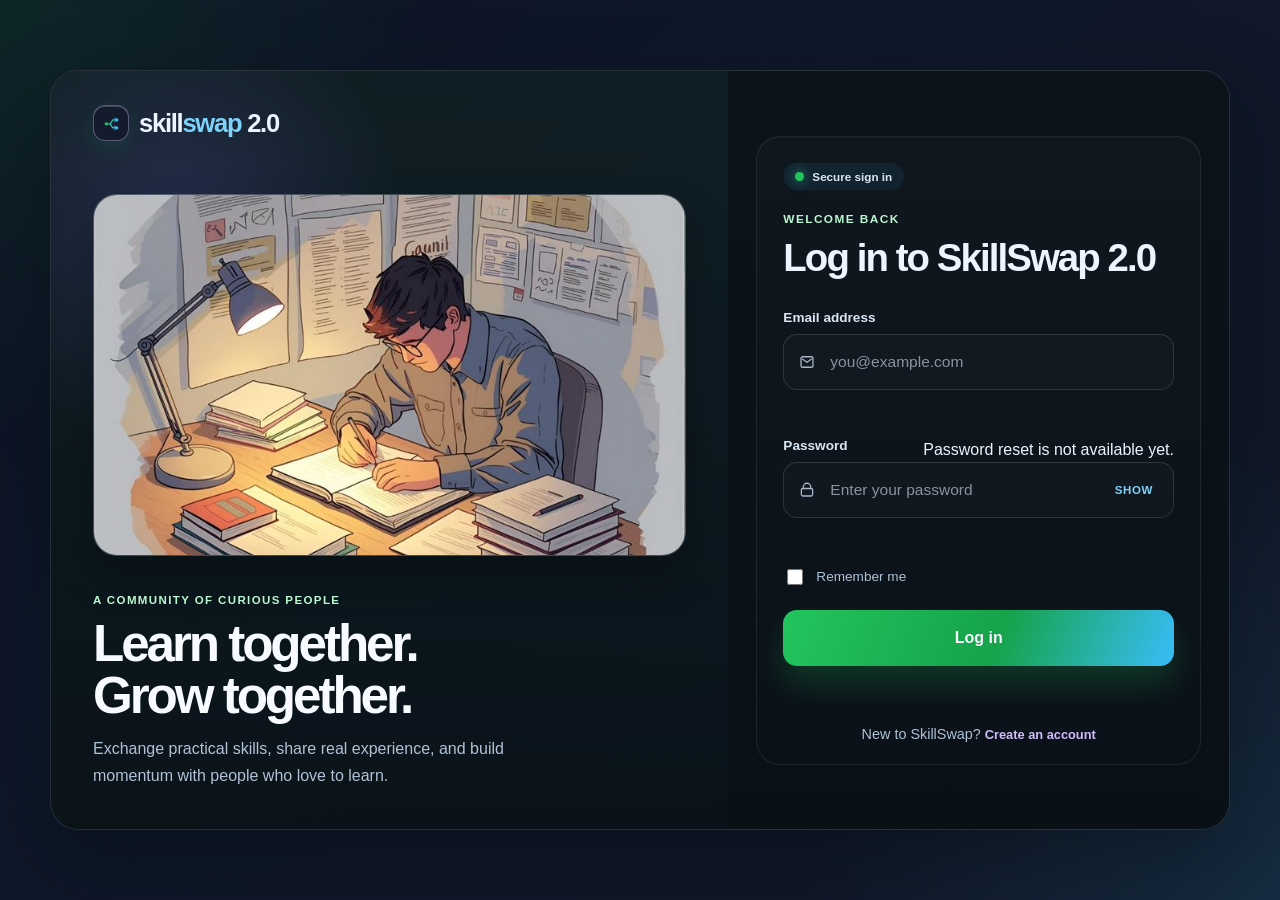
<file: frontend/search.html>
<!doctype html>
<html lang="en">
<head>
  <meta charset="utf-8"><meta name="viewport" content="width=device-width, initial-scale=1">
  <title>Search | SkillSwap 2.0</title><link rel="stylesheet" href="css/app.css?v=2"><link rel="icon" href="images/skillswap-mark.svg" type="image/svg+xml">
  <script defer src="js/config.js"></script><script defer src="js/api.js?v=4"></script><script defer src="js/ui.js"></script>
  <script defer src="js/auth.js?v=2"></script><script defer src="js/layout.js?v=2"></script><script defer src="js/pages.js"></script>
</head>
<body class="app-page" data-protected="true" data-page="search">
  <div id="app-header"></div><main class="app-main">
    <h1>Search SkillSwap</h1><p class="page-intro">Find people, skills, categories, and community posts.</p>
    <form id="search-form" class="app-form">
      <label>Search<input name="q" type="search" placeholder="Search all SkillSwap" autofocus></label>
      <label>Search in<select name="type"><option value="all">Everything</option><option value="users">People</option><option value="skills">Skills</option><option value="categories">Categories</option><option value="posts">Posts</option></select></label>
      <label>Category<input name="category" placeholder="Optional category"></label>
      <label>Experience level<select name="level"><option value="">Any level</option><option>Beginner</option><option>Intermediate</option><option>Advanced</option><option>Expert</option></select></label>
      <label>Availability<input name="availability" placeholder="Optional"></label>
      <label>Sort<select name="sort"><option value="recent">Recently added</option><option value="name">Name</option></select></label>
    </form>
    <section id="search-results" class="page-grid" aria-live="polite"><p class="loading-state">Searching…</p></section>
    <div class="page-actions">
      <button id="search-previous" class="button button-outline" type="button">Previous</button>
      <span id="search-page-label" aria-live="polite"></span>
      <button id="search-next" class="button button-outline" type="button">Next</button>
    </div>
  </main>
</body>
</html>
</file>
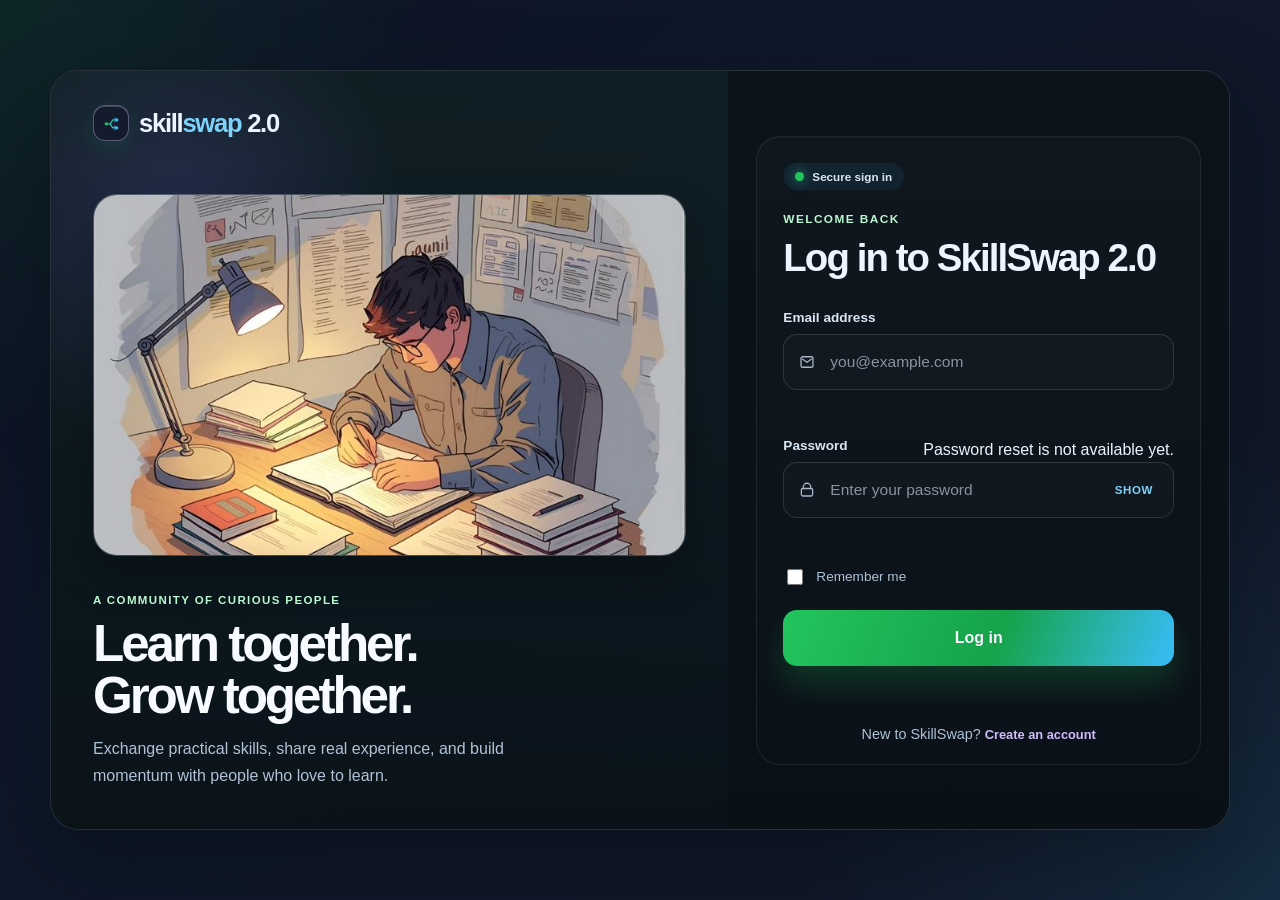
<file: frontend/settings.html>
<!doctype html>
<html lang="en">
<head>
  <meta charset="utf-8"><meta name="viewport" content="width=device-width, initial-scale=1">
  <title>Settings | SkillSwap 2.0</title><link rel="stylesheet" href="css/app.css?v=2"><link rel="icon" href="images/skillswap-mark.svg" type="image/svg+xml">
  <script defer src="js/config.js"></script><script defer src="js/api.js?v=4"></script><script defer src="js/ui.js"></script>
  <script defer src="js/auth.js?v=2"></script><script defer src="js/layout.js?v=2"></script><script defer src="js/pages.js"></script>
</head>
<body class="app-page" data-protected="true" data-page="settings">
  <div id="app-header"></div><main class="app-main">
    <h1>Settings</h1><p class="page-intro">Manage account visibility and availability.</p>
    <form id="settings-form" class="app-form">
      <p>Signed in as <strong id="settings-email"></strong></p>
      <label>Availability<input id="settings-availability" maxlength="120" placeholder="Weekends, evenings…"></label>
      <button class="button button-primary" type="submit">Save settings</button>
      <button class="button button-outline" type="button" onclick="SkillSwapAPI.logout()">Log out</button>
    </form>
  </main>
</body>
</html>
</file>
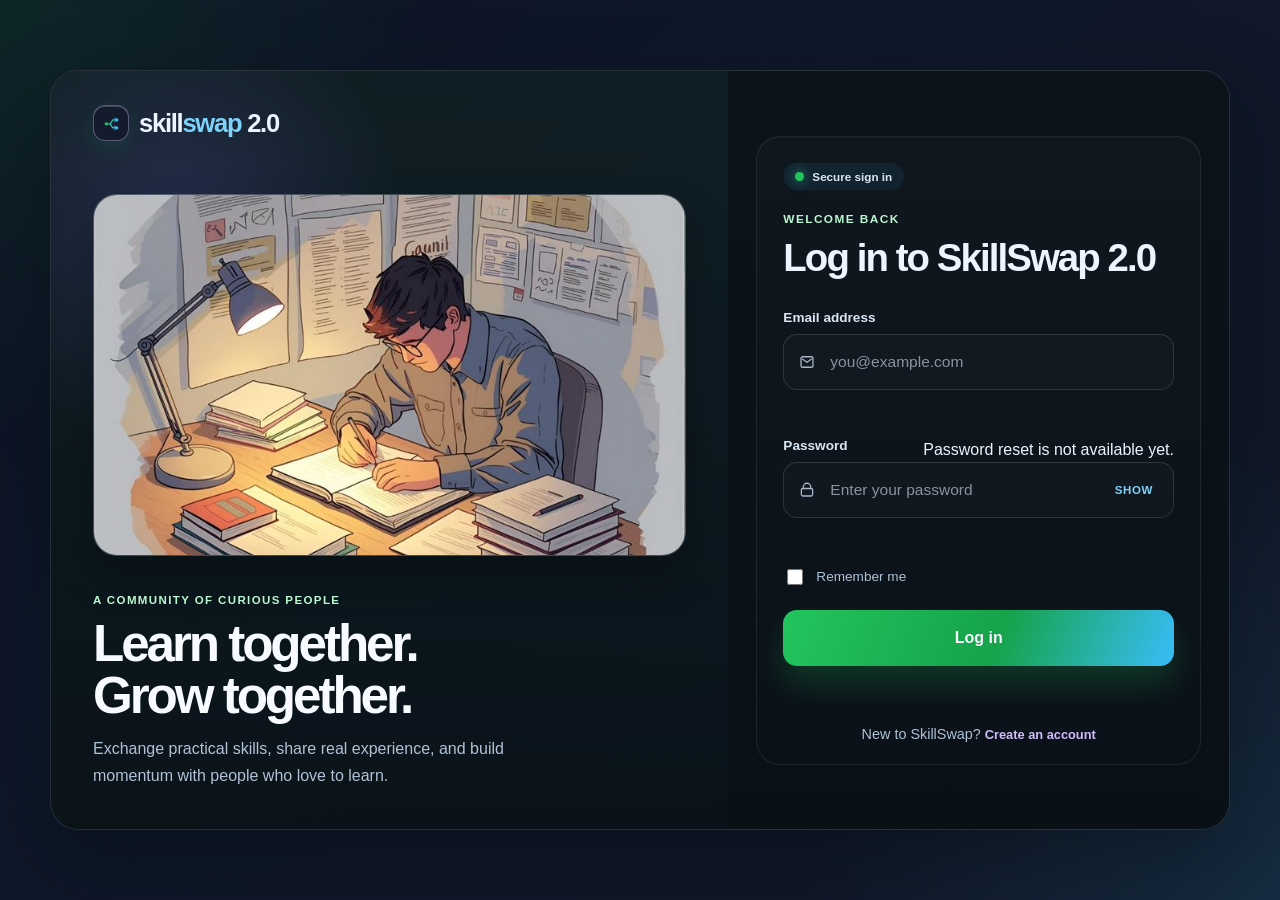
<file: frontend/skills.html>
<!doctype html>
<html lang="en">
<head>
  <meta charset="utf-8"><meta name="viewport" content="width=device-width, initial-scale=1">
  <title>Explore skills | SkillSwap 2.0</title><link rel="stylesheet" href="css/app.css?v=2"><link rel="icon" href="images/skillswap-mark.svg" type="image/svg+xml">
  <script defer src="js/config.js"></script><script defer src="js/api.js?v=4"></script><script defer src="js/ui.js"></script>
  <script defer src="js/auth.js?v=2"></script><script defer src="js/layout.js?v=2"></script><script defer src="js/pages.js"></script>
</head>
<body class="app-page" data-protected="true" data-page="skills">
  <div id="app-header"></div><main class="app-main">
    <h1>Explore skills</h1><p class="page-intro">Share what you can teach and find what you want to learn.</p>
    <form id="skill-form" class="app-form">
      <h2>Add a skill you can teach</h2>
      <label>Skill name<input name="name" maxlength="120" required></label>
      <label>Category<select name="category_id" id="skill-category" required><option value="">Choose category</option></select></label>
      <label>Description<textarea name="description" maxlength="2000"></textarea></label>
      <label>Experience level<select name="experience_level"><option>Beginner</option><option>Intermediate</option><option>Advanced</option><option>Expert</option></select></label>
      <button class="button button-primary" type="submit">Add skill</button>
    </form>
    <form id="learning-form" class="app-form">
      <h2>Add a skill you want to learn</h2>
      <label>Skill name<input name="skill_name" maxlength="120" required></label>
      <label>Category<select name="category_id" id="learning-category"><option value="">Optional category</option></select></label>
      <label>Current level<select name="level"><option>Beginner</option><option>Intermediate</option><option>Advanced</option><option>Expert</option></select></label>
      <button class="button button-primary" type="submit">Add learning goal</button>
    </form>
    <h2 class="section-title">Skills I want to learn</h2><section id="learning-skills" class="page-grid"><p class="loading-state">Loading learning goals…</p></section>
    <label>Search skills<input id="skill-filter" type="search" placeholder="Try Python or design"></label>
    <section id="skills-list" class="page-grid" aria-live="polite"><p class="loading-state">Loading skills…</p></section>
  </main>
</body>
</html>
</file>
<file: frontend/css/style.css>
:root {
  color-scheme: light;
  --page: #faf8ff;
  --page-soft: #f2eeff;
  --panel: #ffffff;
  --panel-bright: #f7f4ff;
  --text: #251544;
  --muted: #716987;
  --subtle: #8e87a1;
  --purple: #7041db;
  --pink: #dc74bd;
  --line: #30204f14;
  --font: "DM Sans", "Segoe UI", sans-serif;
  --heading: "Manrope", "Segoe UI", sans-serif;
  font-family: var(--font);
  font-synthesis: none;
  text-rendering: optimizeLegibility;
  -webkit-font-smoothing: antialiased;
  overflow-x: clip;
  scroll-behavior: smooth;
  scroll-padding-top: 86px;
}

* { box-sizing: border-box; }

body {
  min-width: 320px;
  margin: 0;
  overflow-x: hidden;
  background: var(--page);
  color: var(--text);
  font-size: 15px;
  line-height: 1.65;
}

body, button, a { -webkit-tap-highlight-color: transparent; }
button, a { font: inherit; }
a { color: inherit; text-decoration: none; }
button { color: inherit; }
::selection { color: white; background: #7041db; }

:focus-visible {
  outline: 2px solid #7146da;
  outline-offset: 4px;
}

.container { width: min(1120px, calc(100% - 48px)); margin-inline: auto; }
.section-wrap { position: relative; padding-block: 112px; }
.skip-link { position: fixed; top: 10px; left: 10px; z-index: 20; padding: 10px 16px; transform: translateY(-160%); border-radius: 8px; background: white; color: #141322; }
.skip-link:focus { transform: translateY(0); }

.site-header { position: sticky; top: 0; z-index: 10; border-bottom: 1px solid #ffffff0c; background: #090a18d9; backdrop-filter: blur(18px); }
.header-inner { display: flex; min-height: 76px; align-items: center; justify-content: space-between; }
.brand { display: inline-flex; align-items: center; gap: 10px; font-family: var(--heading); font-size: 21px; font-weight: 800; letter-spacing: -1px; }
.brand-mark { display: grid; width: 35px; height: 35px; place-items: center; border: 1px solid #c0a3ff48; border-radius: 11px; background: linear-gradient(145deg, #ac7df63b, #7353cf42); color: #d3c0ff; box-shadow: inset 0 1px #ffffff30, 0 5px 20px #8454dd20; transition: transform .3s ease; }
.brand:hover .brand-mark { transform: rotate(-7deg) scale(1.06); }
.brand-mark svg, .brand-mark img { width: 25px; height: 25px; }
.brand-accent { color: #bd9dff; }
.primary-nav { display: flex; align-items: center; gap: 38px; color: #c4c0d4; font-size: 13px; font-weight: 600; }
.primary-nav > a:not(.button) { transition: color .2s ease; }
.primary-nav > a:not(.button):hover, .text-link:hover { color: #cfb9ff; }
.button { display: inline-flex; min-height: 49px; align-items: center; justify-content: center; gap: 15px; padding: 0 21px; border: 1px solid transparent; border-radius: 10px; font-size: 13px; font-weight: 700; transition: transform .2s ease, box-shadow .2s ease, border-color .2s ease, background .2s ease; }
.button:hover { transform: translateY(-2px); }
.button-small { min-height: 39px; padding-inline: 16px; font-size: 12px; }
.button-outline { border-color: #ffffff28; background: #ffffff08; color: white; }
.button-outline:hover, .button-secondary:hover, .button-price-outline:hover { border-color: #b89aff85; background: #a17cf31a; }
.button-primary { background: linear-gradient(110deg, #9665ed, #b27ce9 55%, #de91d5); color: #140c25; box-shadow: 0 8px 26px #a16ce82e, inset 0 1px #ffffff66; }
.button-primary:hover { box-shadow: 0 12px 32px #a16ce84d, inset 0 1px #ffffff66; }
.button-secondary { border-color: #ffffff22; background: #ffffff09; color: var(--text); }
.menu-toggle { display: none; }

.hero { min-height: 616px; padding-block: 82px 30px; overflow: hidden; }
.hero-glow { position: absolute; top: -225px; right: 3%; width: 730px; height: 730px; pointer-events: none; background: radial-gradient(circle, #7946c82d 0, #52379213 39%, transparent 68%); animation: glow-breathe 8s ease-in-out infinite; }
.hero-grid { position: relative; display: grid; min-height: 455px; grid-template-columns: 1fr 1fr; align-items: center; gap: 50px; }
.hero-copy { position: relative; z-index: 1; padding-block: 19px 39px; }
.eyebrow { display: inline-flex; align-items: center; gap: 9px; color: #c4a8ff; font-size: 10px; font-weight: 700; letter-spacing: 1.55px; line-height: 1.4; }
.eyebrow-dot { width: 7px; height: 7px; border-radius: 50%; background: #b78cff; box-shadow: 0 0 12px #bc8eff; }
h1, h2, h3, p { margin-top: 0; }
h1, h2, h3 { font-family: var(--heading); }
h1 { margin: 22px 0 18px; font-size: clamp(42px, 5.15vw, 66px); font-weight: 800; letter-spacing: -4px; line-height: 1.08; }
.gradient-text { color: #c3a3ff; background: linear-gradient(100deg, #d0b1ff 2%, #b59aff 43%, #eb9bdc 100%); background-clip: text; -webkit-text-fill-color: transparent; }
.hero-description { max-width: 480px; margin-bottom: 27px; color: #aaa7bf; font-size: 15px; line-height: 1.8; }
.hero-actions, .join-actions { display: flex; align-items: center; gap: 25px; }
.text-link { display: inline-flex; align-items: center; gap: 9px; color: #d4d0e1; font-size: 12px; font-weight: 600; transition: color .2s ease; }
.play-icon { display: grid; width: 26px; height: 26px; place-items: center; padding-left: 2px; border: 1px solid #ffffff37; border-radius: 50%; color: #d4c0ff; font-size: 8px; }
.hero-visual { position: relative; display: grid; min-width: 0; place-items: center; isolation: isolate; }
.hero-visual::before { position: absolute; z-index: -1; inset: 12px -12px -12px 12px; border: 1px solid #ffffff4d; border-radius: 31px; background: #ffffff1a; content: ""; transform: rotate(3deg); animation: frame-drift 8s ease-in-out infinite; }
.hero-image { display: block; width: min(100%, 460px); aspect-ratio: 1; object-fit: cover; border: 1px solid #ffffffa6; border-radius: 27px; box-shadow: 0 25px 55px #30145b40; animation: image-drift 7s ease-in-out infinite; }
.template-features { display: grid; gap: 7px; margin: 21px 0 24px; padding: 0; list-style: none; }
.template-features li { display: flex; align-items: center; gap: 9px; color: #f3edff; font-size: 12px; }
.template-features li span { color: #ffd26b; font-size: 13px; }
.hero-tagline { margin: 23px 0 0; color: #f3eaff; font-size: 11px; font-weight: 600; letter-spacing: .4px; }
.hero-tech-tags { display: flex; flex-wrap: wrap; gap: 7px; margin: 14px 0 0; padding: 0; list-style: none; }
.hero-tech-tags li { padding: 4px 8px; border: 1px solid #ffffff40; border-radius: 20px; background: #ffffff15; color: #fff; font-family: Consolas, monospace; font-size: 8px; font-weight: 600; letter-spacing: .6px; }
.hero-bottom { display: flex; align-items: center; gap: 15px; padding-top: 5px; color: #66637b; font-size: 8px; font-weight: 700; letter-spacing: 1.7px; }.hero-bottom-line { width: 36px; height: 1px; background: #5d4a7c; }.accent-star { color: #c995ed; }

.trust-strip { border-block: 1px solid #ffffff0d; background: #ffffff04; }
.trust-inner { display: flex; min-height: 75px; align-items: center; justify-content: space-between; gap: 20px; }
.trust-inner p { margin: 0; color: #86839a; font-size: 9px; font-weight: 700; letter-spacing: 1.4px; }.trust-inner > span { display: inline-flex; align-items: center; gap: 8px; color: #c1bdcf; font-size: 11px; }.trust-inner > span i { color: #bd9cff; font-size: 12px; font-style: normal; }

.categories-section { padding-top: 118px; }
.section-heading { display: flex; align-items: end; justify-content: space-between; gap: 32px; margin-bottom: 36px; }
.section-heading h2, .how-intro h2, .community-copy h2, .join-card h2 { margin: 14px 0 0; font-size: clamp(32px, 4vw, 45px); font-weight: 800; letter-spacing: -2.2px; line-height: 1.18; }
.section-heading > p { max-width: 344px; margin: 0 0 3px; color: var(--muted); font-size: 13px; line-height: 1.8; }
.category-grid { display: grid; grid-template-columns: repeat(3, 1fr); gap: 13px; }
.category-card { position: relative; display: flex; min-height: 187px; flex-direction: column; align-items: flex-start; overflow: hidden; padding: 19px 20px 17px; border: 1px solid #ffffff19; border-radius: 13px; background: linear-gradient(145deg, #ffffff0d, #ffffff03 72%); transition: transform .25s ease, border-color .25s ease, background .25s ease; }
.category-card::after { position: absolute; right: -33px; bottom: -65px; width: 140px; height: 140px; border-radius: 50%; content: ""; opacity: .14; filter: blur(1px); transition: transform .35s ease; }
.category-card:hover { transform: translateY(-4px); border-color: #ffffff38; background-color: #ffffff08; }.category-card:hover::after { transform: scale(1.2); }
.category-card:hover .category-icon { transform: rotate(-8deg) scale(1.08); }
.category-lavender::after { background: #bd9aff; }.category-blue::after { background: #8eafff; }.category-peach::after { background: #f0a87e; }.category-mint::after { background: #7ed3b1; }.category-yellow::after { background: #efcf83; }.category-pink::after { background: #ed8fc3; }
.category-icon { display: grid; width: 34px; height: 34px; place-items: center; border: 1px solid #ffffff1b; border-radius: 10px; background: #ffffff0c; color: #d1b3ff; font-size: 19px; transition: transform .3s cubic-bezier(.2, .7, .2, 1); }
.category-blue .category-icon { color: #a8c0ff; }.category-peach .category-icon { color: #ffc09f; }.category-mint .category-icon { color: #98e3c3; }.category-yellow .category-icon { color: #eed38d; }.category-pink .category-icon { color: #f0a5d4; }
.category-count { position: absolute; top: 29px; right: 19px; color: #79758d; font-size: 8px; font-weight: 700; letter-spacing: 1px; }
.category-card h3 { position: relative; z-index: 1; margin: auto 0 2px; font-size: 16px; letter-spacing: -.4px; }.category-link { position: relative; z-index: 1; color: #9692a9; font-size: 10px; }.category-link b { margin-left: 5px; color: #c4a2ff; font-weight: 500; }

.featured-section { padding-top: 38px; background: linear-gradient(180deg, transparent, #11102052 24%, #11102052 78%, transparent); }
.browse-link { margin-bottom: 5px; color: #c4a7ff; }
.filter-row { display: flex; flex-wrap: wrap; gap: 8px; margin-bottom: 23px; }
.filter-chip { min-height: 32px; padding: 0 13px; border: 1px solid #ffffff19; border-radius: 20px; background: #ffffff04; color: #a6a2b8; cursor: pointer; font-size: 10px; font-weight: 600; transition: color .2s ease, border-color .2s ease, background .2s ease; }
.filter-chip:hover { border-color: #b391fb69; color: #e1d3ff; }.filter-chip.is-active { border-color: #a687e7a6; background: #a687e71b; color: #ddcbff; }
.course-grid { display: grid; grid-template-columns: repeat(3, 1fr); gap: 17px; }
.course-card { overflow: hidden; border: 1px solid #ffffff17; border-radius: 13px; background: linear-gradient(145deg, #19182b, #121223); transition: transform .25s ease, border-color .25s ease, box-shadow .25s ease; }
.course-card:hover { transform: translateY(-4px); border-color: #c1a2ff47; box-shadow: 0 18px 40px #00000026; }.course-card[hidden] { display: none; }
.course-art { position: relative; height: 166px; overflow: hidden; isolation: isolate; }
.course-art::before { position: absolute; inset: 0; z-index: -1; content: ""; transition: transform .6s cubic-bezier(.2, .7, .2, 1); }
.course-card:hover .course-art::before { transform: scale(1.07); }
.course-art-creative::before { background: radial-gradient(circle at 75% 38%, #f8d69a, transparent 18%), linear-gradient(135deg, #9885c1, #d88da9 55%, #d7a47c); }
.course-art-tech::before { background: radial-gradient(ellipse at 50% 110%, #4f58a5, transparent 56%), linear-gradient(140deg, #28274a, #51508d); }
.course-art-wellness::before { background: linear-gradient(145deg, #6e9a91, #a5b88d 54%, #e0c599); }
.course-art-business::before { background: radial-gradient(circle at 76% 32%, #f1c47b, transparent 18%), linear-gradient(145deg, #7652a2, #a872aa 56%, #dc9a9c); }
.course-art-language::before { background: radial-gradient(circle at 75% 30%, #efcb90, transparent 19%), linear-gradient(135deg, #517b91, #8c9ea0 56%, #d4b28e); }
.course-art-everyday::before { background: radial-gradient(circle at 75% 25%, #f1ca9f, transparent 18%), linear-gradient(145deg, #c1799b, #d89c9e 57%, #e1bc9b); }
.art-tag { position: absolute; top: 14px; left: 15px; padding: 5px 8px; border: 1px solid #ffffff50; border-radius: 20px; background: #15112535; color: #fff; font-size: 7px; font-weight: 700; letter-spacing: .9px; }
.course-art-mark { position: absolute; right: 39px; bottom: -35px; color: #fff8; font-size: 154px; line-height: 1; text-shadow: 0 5px 24px #4429604d; transform: rotate(-16deg); animation: detail-float 6s ease-in-out infinite; }
.course-art-label { position: absolute; right: 25px; bottom: 28px; color: white; font-family: var(--heading); font-size: 25px; font-weight: 800; letter-spacing: -1.4px; line-height: .96; text-align: right; text-shadow: 0 2px 16px #2b1d3d75; }
.code-window { position: absolute; top: 49px; left: 50%; display: flex; width: 180px; height: 99px; align-items: flex-start; gap: 5px; padding: 11px; border: 1px solid #ffffff4f; border-radius: 9px; background: #13162bcc; box-shadow: 0 10px 25px #20204a66; transform: translateX(-50%) rotate(-4deg); animation: terminal-float 5s ease-in-out infinite; }
.code-window i { width: 5px; height: 5px; border-radius: 50%; background: #f3a5be; }.code-window i:nth-child(2) { background: #e7d18f; }.code-window i:nth-child(3) { background: #96dfb8; }.code-window b { position: absolute; top: 36px; left: 18px; color: #c4b8ff; font-family: Consolas, monospace; font-size: 20px; }.code-terms { position: absolute; top: 67px; left: 18px; color: #9ee4c5; font-family: Consolas, monospace; font-size: 7px; letter-spacing: .4px; }.code-spark { position: absolute; right: 37px; bottom: 23px; color: #ffe19a; font-size: 25px; animation: sparkle 3s ease-in-out infinite; }
.wellness-sun { position: absolute; top: 28px; right: 49px; width: 65px; height: 65px; border-radius: 50%; background: #f3d9a3; box-shadow: 0 0 30px #f4ddaf80; animation: wellness-glow 5s ease-in-out infinite; }.wellness-wave { position: absolute; right: -28px; bottom: -63px; left: -20px; height: 115px; border-radius: 50% 50% 0 0; background: #476d68; transform: rotate(-5deg); }.wellness-word { position: absolute; bottom: 29px; left: 24px; color: white; font-family: var(--heading); font-size: 23px; font-weight: 800; letter-spacing: -1px; line-height: 1; }
.business-spark { position: absolute; top: 32px; right: 48px; color: #ffe4af; font-size: 68px; text-shadow: 0 0 25px #ffdb9c75; animation: sparkle 3.4s ease-in-out infinite; }.business-note { position: absolute; bottom: 23px; left: 26px; color: white; font-family: var(--heading); font-size: 21px; font-weight: 800; letter-spacing: -1px; line-height: 1.04; transform: rotate(-5deg); }
.language-glyph { position: absolute; top: 37px; right: 38px; color: #fff9e9; font-family: var(--heading); font-size: 55px; font-weight: 800; text-shadow: 3px 4px #4c617b4d; transform: rotate(7deg); animation: detail-float 5.5s ease-in-out infinite; }.language-caption { position: absolute; bottom: 20px; left: 22px; color: white; font-family: var(--heading); font-size: 15px; font-weight: 700; line-height: 1.15; }
.everyday-scribble { position: absolute; top: 18px; right: 42px; color: #fff8e9; font-size: 77px; text-shadow: 0 3px #8e596b66; transform: rotate(-14deg); animation: detail-float 5s ease-in-out infinite; }.everyday-note { position: absolute; bottom: 21px; left: 23px; color: white; font-family: var(--heading); font-size: 21px; font-weight: 800; letter-spacing: -1px; line-height: 1; transform: rotate(-4deg); }
.course-body { padding: 15px 15px 13px; }.course-meta { display: flex; justify-content: space-between; gap: 8px; color: #9a8dbb; font-size: 7px; font-weight: 700; letter-spacing: 1px; }.course-meta span:last-child { color: #77758b; }
.course-body h3 { min-height: 44px; margin: 10px 0 13px; font-size: 14px; font-weight: 700; letter-spacing: -.35px; line-height: 1.5; }.course-footer { display: flex; align-items: center; justify-content: space-between; gap: 8px; padding-top: 11px; border-top: 1px solid #ffffff11; }.course-teacher { display: inline-flex; align-items: center; gap: 7px; color: #c4c0d1; font-size: 9px; font-weight: 600; }.teacher-avatar { display: grid; width: 23px; height: 23px; place-items: center; border-radius: 50%; color: #201a2a; font-size: 7px; font-style: normal; font-weight: 800; }.teacher-lilac { background: #d5b7df; }.teacher-blue { background: #b1c8e5; }.teacher-peach { background: #edbd9e; }.teacher-green { background: #a8d7b8; }.teacher-yellow { background: #ead194; }.teacher-pink { background: #e8b3cb; }.course-rating { color: #eac57e; font-size: 9px; font-weight: 700; }.course-rating small { color: #77758b; font-size: 8px; font-weight: 500; }
.filter-status { min-height: 18px; margin: 14px 0 0; color: #9691aa; font-size: 11px; text-align: center; }

.how-section { padding-block: 105px; border-block: 1px solid #ffffff0b; background: radial-gradient(ellipse at 12% 40%, #653e8d16, transparent 32rem), #ffffff02; }
.how-grid { display: grid; grid-template-columns: .86fr 1.14fr; gap: 92px; align-items: center; }
.how-intro h2 { margin-top: 16px; font-size: clamp(34px, 4vw, 46px); }.how-intro > p { max-width: 410px; margin: 18px 0 23px; color: var(--muted); font-size: 13px; line-height: 1.8; }
.how-decoration { display: flex; align-items: center; gap: 10px; margin-top: 32px; color: #8c879f; font-family: var(--heading); font-size: 12px; font-weight: 700; }.how-decoration i { color: #ba98fb; font-size: 13px; font-style: normal; animation: sparkle 3s ease-in-out infinite; }.how-decoration i:nth-of-type(2) { animation-delay: -1.5s; }
.steps-list { display: grid; gap: 12px; }.step-card { display: grid; grid-template-columns: 30px 43px 1fr 18px; align-items: center; gap: 13px; min-height: 104px; padding: 16px 17px; border: 1px solid #ffffff16; border-radius: 13px; background: linear-gradient(105deg, #ffffff08, #ffffff03); transition: transform .2s ease, border-color .2s ease; }.step-card:hover { transform: translateX(4px); border-color: #b695f948; }
.step-number { align-self: start; padding-top: 2px; color: #716b86; font-size: 9px; font-weight: 700; letter-spacing: .8px; }.step-icon { display: grid; width: 40px; height: 40px; place-items: center; border-radius: 12px; font-size: 19px; transition: transform .3s ease; }.step-card:hover .step-icon { transform: rotate(-8deg) scale(1.1); }.step-icon-purple { background: #a988ed20; color: #c2a5ff; }.step-icon-pink { background: #e993c51b; color: #efa7d0; }.step-icon-blue { background: #85b4ed1e; color: #a9cbff; }.step-card h3 { margin: 0 0 4px; font-size: 13px; letter-spacing: -.2px; }.step-card p { margin: 0; color: #918da3; font-size: 10px; line-height: 1.65; }.step-arrow { color: #a78be2; font-size: 15px; transition: transform .25s ease; }.step-card:hover .step-arrow { transform: translate(3px, -3px); }

.community-banner { padding-block: 73px; }
.community-inner { position: relative; display: grid; min-height: 330px; grid-template-columns: 1fr .8fr; align-items: center; overflow: hidden; padding: 45px 60px; border: 1px solid #b792f22c; border-radius: 20px; background: radial-gradient(ellipse at 79% 50%, #8146a732, transparent 40%), linear-gradient(110deg, #17152b, #191329 62%, #21162b); box-shadow: inset 0 1px #ffffff12, 0 22px 60px #00000025; }
.community-copy { position: relative; z-index: 1; }.community-copy h2 { max-width: 530px; margin: 13px 0 12px; font-size: clamp(32px, 4vw, 45px); }.community-copy > p { margin-bottom: 21px; color: #aaa4bd; font-size: 12px; }
.community-art { position: relative; min-height: 245px; }.community-orbit { position: absolute; top: 50%; left: 52%; width: 225px; height: 225px; border: 1px solid #e6c6ff32; border-radius: 50%; transform: translate(-50%, -50%) scaleX(1.22); animation: orbit-turn 28s linear infinite; }.orbit-b { width: 166px; height: 166px; border-color: #efa5d738; transform: translate(-50%, -50%) scaleX(.8) rotate(35deg); animation-direction: reverse; }
.community-sun { position: absolute; top: 50%; left: 52%; display: grid; width: 93px; height: 93px; place-items: center; border-radius: 50%; background: linear-gradient(145deg, #d5a4ec, #e89bc8 58%, #f3bcaa); color: #663d7c; font-size: 49px; box-shadow: 0 0 70px #df91de70; transform: translate(-50%, -50%) rotate(-12deg); animation: sun-pulse 5s ease-in-out infinite, orbit-turn 32s linear infinite; }
.community-note { position: absolute; z-index: 1; padding: 10px 13px; border: 1px solid #ffffff25; border-radius: 9px; background: #191429d9; color: #f2eaff; font-family: var(--heading); font-size: 11px; font-weight: 700; line-height: 1.2; box-shadow: 0 8px 20px #0004; animation: detail-float 5s ease-in-out infinite; }.note-a { top: 24px; left: 0; transform: rotate(-8deg); }.note-b { right: 0; bottom: 28px; color: #f5bddb; transform: rotate(7deg); animation-delay: -2.5s; }.community-star { position: absolute; color: #e7b5ec; animation: sparkle 3s ease-in-out infinite; }.star-a { top: 22px; right: 49px; font-size: 24px; }.star-b { bottom: 25px; left: 34px; color: #f3c693; font-size: 19px; animation-delay: -1.5s; }

.pricing-section { padding-top: 60px; }.pricing-heading { margin-bottom: 34px; }.pricing-grid { display: grid; grid-template-columns: repeat(3, 1fr); gap: 14px; align-items: stretch; }.price-card { position: relative; display: flex; flex-direction: column; padding: 25px 22px 22px; border: 1px solid #ffffff18; border-radius: 14px; background: linear-gradient(145deg, #161528, #101020); transition: transform .28s ease, box-shadow .28s ease, border-color .28s ease; }.price-card:hover { transform: translateY(-5px); border-color: #c1a2ff70; box-shadow: 0 18px 40px #0000001a; }.price-card-featured { border-color: #bb9af164; background: radial-gradient(ellipse at 50% 0%, #9b70dd19, transparent 57%), linear-gradient(145deg, #211a33, #141323); box-shadow: 0 15px 44px #00000022, inset 0 1px #ffffff15; }
.plan-kicker { color: #9d95b1; font-size: 8px; font-weight: 700; letter-spacing: 1.1px; }.price-card h3 { margin: 7px 0 2px; font-size: 20px; letter-spacing: -.7px; }.plan-description { min-height: 23px; margin: 0; color: #9f9bae; font-size: 10px; }.price { display: flex; align-items: baseline; gap: 6px; margin: 22px 0 15px; }.price strong { font-family: var(--heading); font-size: 34px; font-weight: 800; letter-spacing: -1.8px; }.price span { color: #8b879c; font-size: 10px; }
.button-price-outline { min-height: 41px; border-color: #ffffff27; background: #ffffff07; color: #eeeaf7; font-size: 11px; }.price-card .button { width: 100%; justify-content: space-between; padding-inline: 14px; }.price-card ul { display: grid; gap: 10px; margin: 19px 0 0; padding: 18px 0 0; border-top: 1px solid #ffffff12; list-style: none; }.price-card li { display: flex; gap: 9px; color: #c1bdcc; font-size: 10px; }.price-card li span { color: #bda0fb; font-size: 12px; font-weight: 700; }.popular-label { position: absolute; top: -11px; right: 17px; padding: 4px 9px; border: 1px solid #c4a0f666; border-radius: 20px; background: #44305d; color: #e1caff; font-size: 7px; font-weight: 700; letter-spacing: .8px; }.pricing-note { margin: 18px 0 0; color: #77738b; font-size: 10px; text-align: center; }

.join-section { padding-top: 42px; padding-bottom: 105px; }.join-card { position: relative; overflow: hidden; padding: 59px 24px 55px; border: 1px solid #c39bf438; border-radius: 18px; background: radial-gradient(ellipse at 50% 102%, #a34db52e, transparent 56%), linear-gradient(145deg, #17152a, #151125); text-align: center; }.join-card::before, .join-card::after { position: absolute; width: 220px; height: 220px; border: 1px solid #d8b3ff16; border-radius: 50%; content: ""; animation: orbit-turn 34s linear infinite; }.join-card::before { top: -150px; left: -65px; }.join-card::after { right: -75px; bottom: -170px; width: 280px; height: 280px; animation-direction: reverse; }.join-card h2 { margin: 14px 0 12px; font-size: clamp(38px, 5vw, 55px); }.join-card > p { margin: 0 0 23px; color: #a9a4bb; font-size: 12px; }.join-actions { justify-content: center; gap: 24px; }.join-star { position: absolute; color: #d4afff; animation: sparkle 3.2s ease-in-out infinite; }.join-star-one { top: 48px; left: 14%; font-size: 24px; }.join-star-two { right: 15%; bottom: 51px; color: #f1a9d8; font-size: 19px; animation-delay: -1.6s; }

.site-footer { border-top: 1px solid #ffffff10; background: #080915; }.footer-main { display: flex; align-items: flex-start; justify-content: space-between; padding-block: 42px 32px; }.footer-brand p { margin: 13px 0 0; color: #858196; font-size: 10px; line-height: 1.7; }.footer-links { display: flex; gap: 75px; margin-right: auto; margin-left: 110px; }.footer-links > div { display: grid; align-content: start; gap: 8px; }.footer-links strong { margin-bottom: 4px; color: #858097; font-size: 8px; letter-spacing: 1px; }.footer-links a { color: #b2adbf; font-size: 10px; transition: color .2s ease; }.footer-links a:hover { color: #d5baff; }.back-top { display: grid; width: 34px; height: 34px; place-items: center; border: 1px solid #ffffff24; border-radius: 9px; color: #cdb3ff; transition: background .2s ease, transform .2s ease; }.back-top:hover { transform: translateY(-2px); background: #ffffff0d; }.footer-bottom { display: flex; justify-content: space-between; padding-block: 15px 19px; border-top: 1px solid #ffffff0c; color: #6f6c80; font-size: 9px; }.footer-bottom i { color: #da9dcf; font-style: normal; }

.reveal { opacity: 1; transform: none; }
.js-ready .reveal { opacity: 0; translate: 0 18px; transition: opacity .65s ease, translate .65s cubic-bezier(.2, .7, .2, 1); }
.js-ready .reveal.is-visible { opacity: 1; translate: 0 0; }
.js-ready .hero-copy { transition-delay: .12s; }
.js-ready .hero-bottom { transition-delay: .18s; }
.js-ready .category-card:nth-child(2), .js-ready .course-card:nth-child(2), .js-ready .step-card:nth-child(2), .js-ready .price-card:nth-child(2) { transition-delay: .08s; }
.js-ready .category-card:nth-child(3), .js-ready .course-card:nth-child(3), .js-ready .step-card:nth-child(3), .js-ready .price-card:nth-child(3) { transition-delay: .16s; }
.js-ready .category-card:nth-child(4), .js-ready .course-card:nth-child(4) { transition-delay: .24s; }
.js-ready .category-card:nth-child(5), .js-ready .course-card:nth-child(5) { transition-delay: .32s; }
.js-ready .category-card:nth-child(6), .js-ready .course-card:nth-child(6) { transition-delay: .4s; }

@keyframes sun-pulse { 0%, 100% { box-shadow: 0 0 55px #df91de4f; } 50% { box-shadow: 0 0 80px #df91de88; } }
@keyframes glow-breathe { 0%, 100% { opacity: .6; } 50% { opacity: 1; } }
@keyframes image-drift { 0%, 100% { translate: 0 0; } 50% { translate: 0 -8px; } }
@keyframes frame-drift { 0%, 100% { translate: 0 0; } 50% { translate: 0 6px; } }
@keyframes detail-float { 0%, 100% { translate: 0 0; } 50% { translate: 0 -5px; } }
@keyframes terminal-float { 0%, 100% { translate: 0 0; } 50% { translate: 0 -4px; } }
@keyframes wellness-glow { 0%, 100% { scale: 1; } 50% { scale: 1.08; } }
@keyframes sparkle { 0%, 100% { opacity: .9; scale: 1; } 50% { opacity: .55; scale: .84; } }
@keyframes orbit-turn { to { rotate: 1turn; } }

.site-header { border-color: #37225a12; background: #ffffffed; }
.brand-mark { border-color: #8057da35; background: linear-gradient(145deg, #8b5bea, #6941cb); color: white; box-shadow: inset 0 1px #ffffff5c, 0 5px 16px #6741c526; }
.brand-accent { color: #7548db; }
.primary-nav { color: #655b7a; }
.primary-nav > a:not(.button):hover, .text-link:hover { color: #784ce0; }
.button-outline { border-color: #6845b832; background: #f7f4ff; color: #5633a8; }
.button-outline:hover, .button-secondary:hover, .button-price-outline:hover { border-color: #7146da75; background: #eee8ff; }
.button-primary { background: linear-gradient(110deg, #ffcb55, #ffab4a); color: #351c60; box-shadow: 0 8px 24px #ffae4a40, inset 0 1px #ffffff90; }
.button-primary:hover { box-shadow: 0 12px 30px #ffae4a59, inset 0 1px #ffffff90; }
.button-secondary { border-color: #7146da2b; background: #ffffff; color: #50328d; }

.hero { background: linear-gradient(118deg, #8d36e8 0%, #6e3ee0 47%, #483be0 100%); color: #fff; }
.hero-glow { top: -190px; right: 4%; background: radial-gradient(circle, #f5b5ff44 0, #9e6eff25 43%, transparent 70%); }
.hero-grid { grid-template-columns: 1.02fr .98fr; }
.hero-copy { grid-column: 2; grid-row: 1; }
.hero-visual { grid-column: 1; grid-row: 1; }
.hero .eyebrow { color: #f5eaff; }
.hero .eyebrow-dot { background: #ffcd63; box-shadow: 0 0 12px #ffcd63; }
.hero h1 { font-size: clamp(40px, 3.8vw, 52px); letter-spacing: -3px; }
.hero .gradient-text { color: white; background: none; -webkit-text-fill-color: white; }
.hero-description { color: #f0e9ff; }
.hero-tech-tags li { border-color: #ffffff52; background: #ffffff1c; }
.hero .text-link, .hero .hero-tagline { color: #fff; }
.hero-bottom { color: #ffffffbe; }
.hero-bottom-line { background: #ffffff79; }
.accent-star { color: #ffd26b; }

.trust-strip { border-color: #e8e2f2; background: #fff; }
.trust-inner p { color: #867d99; }
.trust-inner > span { color: #625974; }
.trust-inner > span i { color: #8a56e0; }
.categories-section { background: #faf8ff; }
.eyebrow { color: #7650cc; }
.category-card { border-color: #e8e2f1; background: #fff; box-shadow: 0 8px 24px #35205f08; }
.category-card:hover { border-color: #bda7ed; background: #fff; box-shadow: 0 13px 28px #35205f12; }
.category-icon { border-color: #e8e0f7; background: #f4efff; color: #7041db; }
.category-blue .category-icon { color: #416fcd; }.category-peach .category-icon { color: #c26439; }.category-mint .category-icon { color: #278267; }.category-yellow .category-icon { color: #9e7415; }.category-pink .category-icon { color: #ba4a89; }
.category-count, .category-link { color: #81788f; }
.category-card h3 { color: #2e204b; }
.category-link b { color: #7549d3; }
.featured-section { background: linear-gradient(180deg, #f4efff00, #f0eaff 24%, #f0eaff 78%, #f4efff00); }
.browse-link { color: #7041c5; }
.filter-chip { border-color: #ded5ee; background: #fff; color: #675e78; }
.filter-chip:hover { border-color: #9c7add; color: #5836a5; }
.filter-chip.is-active { border-color: #845bdb; background: #eee7ff; color: #5732a9; }
.course-card { border-color: #e5dfef; background: #fff; box-shadow: 0 8px 26px #35205f0a; }
.course-card:hover { border-color: #baa3e8; box-shadow: 0 16px 36px #35205f18; }
.course-meta { color: #7654bb; }
.course-meta span:last-child, .course-rating small { color: #898196; }
.course-body h3 { color: #2e204b; }
.course-teacher { color: #625a73; }
.course-rating { color: #9d6d12; }
.filter-status { color: #6f6683; }
.how-section { border-color: #e8e2f2; background: radial-gradient(ellipse at 12% 40%, #a87bea15, transparent 32rem), #f5f2fb; }
.how-decoration { color: #777087; }
.step-card { border-color: #e6dfef; background: linear-gradient(105deg, #fff, #faf8ff); box-shadow: 0 8px 24px #35205f08; }
.step-card:hover { border-color: #baa3e8; }
.step-number { color: #887e99; }
.step-icon-purple { background: #eee7ff; color: #7141d2; }.step-icon-pink { background: #ffedf6; color: #c54b8b; }.step-icon-blue { background: #eaf1ff; color: #426fcb; }
.step-card p { color: #706880; }
.step-arrow { color: #7549d0; }
.community-inner { border-color: #8b58df; background: radial-gradient(ellipse at 79% 50%, #bc89ff70, transparent 42%), linear-gradient(110deg, #8138df, #6738d4 62%, #4e3ddd); box-shadow: inset 0 1px #ffffff35, 0 22px 60px #4824861c; }
.community-copy h2, .join-card h2 { color: #fff; }
.community-inner .eyebrow { color: #f5eaff; }
.community-inner .gradient-text, .join-card .gradient-text { background: linear-gradient(90deg, #ffe38a, #ffd16b); background-clip: text; -webkit-text-fill-color: transparent; }
.community-copy > p { color: #f0e8ff; }
.community-note { border-color: #ffffff87; background: #ffffffeb; color: #39205e; box-shadow: 0 8px 20px #30175b30; }
.note-b { color: #9c3979; }
.pricing-section { background: #faf8ff; }
.price-card { border-color: #e5dfef; background: linear-gradient(145deg, #fff, #fbf9ff); box-shadow: 0 10px 28px #35205f09; }
.price-card-featured { border-color: #a987e4; background: radial-gradient(ellipse at 50% 0%, #a37ae41a, transparent 57%), #fff; box-shadow: 0 15px 40px #5836a51a, inset 0 1px #fff; }
.plan-kicker { color: #796f8b; }
.plan-description, .price span { color: #746b84; }
.button-price-outline { border-color: #ded5ee; background: #fff; color: #50328d; }
.price-card ul { border-color: #eee8f5; }
.price-card li { color: #625a72; }
.price-card li span { color: #7549cf; }
.popular-label { border-color: #8159cf; background: #7041c5; color: #fff; }
.pricing-note { color: #797187; }
.join-card { border-color: #8b58df; background: radial-gradient(ellipse at 50% 102%, #e385db80, transparent 56%), linear-gradient(145deg, #8138df, #4f3bd9); }
.join-card .eyebrow { color: #f5eaff; }
.join-card > p { color: #f0e8ff; }
.join-star-one { color: #ffda7c; }.join-star-two { color: #ffc1e6; }
.site-footer { border-color: #e7e0ef; background: #fff; }
.footer-brand p, .footer-links strong { color: #7d748d; }
.footer-links a { color: #625a72; }
.footer-links a:hover { color: #7041c5; }
.back-top { border-color: #ded5ee; color: #7041c5; }
.back-top:hover { background: #f5f0ff; }
.footer-bottom { border-color: #eee8f5; color: #7f778d; }

@media (min-width: 1400px) { .hero { padding-top: 97px; } }
@media (max-width: 900px) {
  .section-wrap { padding-block: 88px; }
  .hero { padding-block: 70px 28px; }.hero-grid { gap: 20px; }.hero-copy { padding-bottom: 20px; }.hero-visual { min-height: 0; transform: none; }
  .how-grid { gap: 45px; }.community-inner { padding-inline: 40px; }.footer-links { gap: 42px; margin-left: 55px; }
}
@media (max-width: 680px) {
  .container { width: min(100% - 36px, 500px); }
  .section-wrap { padding-block: 76px; }
  .header-inner { min-height: 66px; }.brand { font-size: 19px; }.brand-mark { width: 32px; height: 32px; }
  .menu-toggle { display: flex; width: 40px; height: 40px; flex-direction: column; align-items: center; justify-content: center; gap: 6px; border: 1px solid #ffffff20; border-radius: 10px; background: #ffffff08; cursor: pointer; }.menu-toggle span { width: 16px; height: 1.5px; border-radius: 2px; background: #e9e3f5; transition: transform .2s ease; }.menu-toggle[aria-expanded="true"] span:first-child { transform: translateY(3.75px) rotate(45deg); }.menu-toggle[aria-expanded="true"] span:last-child { transform: translateY(-3.75px) rotate(-45deg); }
  .menu-toggle { border-color: #e3dcf1; background: #f6f2ff; }.menu-toggle span { background: #563a8a; }
  .primary-nav { position: absolute; top: calc(100% + 1px); right: 0; left: 0; display: none; align-items: stretch; gap: 0; padding: 9px 18px 17px; border-bottom: 1px solid #e8e1f1; background: #fffffffa; box-shadow: 0 18px 25px #30204f1a; backdrop-filter: blur(16px); }.primary-nav.is-open { display: flex; flex-direction: column; }.primary-nav > a:not(.button) { padding: 12px 3px; border-bottom: 1px solid #eee8f5; }.primary-nav .nav-cta { align-self: flex-start; margin-top: 13px; }
  .hero { min-height: auto; padding-block: 66px 24px; }.hero-grid { grid-template-columns: 1fr; gap: 3px; }.hero-copy { grid-column: 1; grid-row: 1; padding-block: 0 10px; }.hero-visual { grid-column: 1; grid-row: 2; margin-top: 22px; }.hero-visual::before { inset: 8px 4px -8px 4px; }.hero-image { width: min(100%, 390px); }.hero-tech-tags { gap: 6px; }.hero-tech-tags li { padding: 4px 7px; font-size: 7px; }.eyebrow { font-size: 9px; letter-spacing: 1.15px; }.hero h1 { margin-top: 18px; font-size: clamp(41px, 11vw, 58px); letter-spacing: -3px; }.hero-description { max-width: 430px; font-size: 13px; }.hero-actions { flex-wrap: wrap; gap: 15px; }.hero-actions .button { min-height: 46px; }
  .hero-bottom { gap: 10px; font-size: 7px; letter-spacing: 1.1px; }
  .trust-inner { min-height: 92px; flex-wrap: wrap; justify-content: flex-start; gap: 7px 18px; padding-block: 17px; }.trust-inner p { flex: 0 0 100%; }.trust-inner > span { font-size: 9px; }
  .section-heading { align-items: flex-start; flex-direction: column; gap: 11px; margin-bottom: 25px; }.section-heading h2, .how-intro h2 { font-size: 34px; letter-spacing: -1.7px; }.section-heading > p { max-width: 430px; font-size: 12px; }.category-grid { grid-template-columns: repeat(2, 1fr); gap: 9px; }.category-card { min-height: 160px; padding: 14px; }.category-count { top: 22px; right: 13px; font-size: 7px; }.category-card h3 { font-size: 14px; }.category-link { font-size: 9px; }
  .featured-section { padding-top: 24px; }.browse-link { margin-top: 2px; }.filter-row { flex-wrap: nowrap; margin-right: -18px; padding-bottom: 7px; overflow-x: auto; scrollbar-width: thin; }.filter-chip { flex: 0 0 auto; }.course-grid { grid-template-columns: repeat(2, minmax(0, 1fr)); gap: 10px; }.course-art { height: 135px; }.course-body { padding: 12px 11px 11px; }.course-meta { font-size: 6px; letter-spacing: .7px; }.course-body h3 { min-height: 59px; font-size: 12px; line-height: 1.45; }.course-footer { align-items: flex-start; flex-direction: column; gap: 7px; }.course-teacher { font-size: 8px; }.teacher-avatar { width: 20px; height: 20px; }.course-rating { font-size: 8px; }
  .how-grid { grid-template-columns: 1fr; gap: 37px; }.how-intro > p { font-size: 12px; }.how-decoration { margin-top: 22px; }.step-card { grid-template-columns: 23px 38px 1fr 12px; gap: 9px; padding: 14px 11px; }.step-icon { width: 36px; height: 36px; }.step-card h3 { font-size: 12px; }.step-card p { font-size: 9px; }
  .community-banner { padding-block: 54px; }.community-inner { grid-template-columns: 1fr; padding: 35px 24px 15px; }.community-copy h2 { max-width: 440px; font-size: 35px; letter-spacing: -1.7px; }.community-copy > p { max-width: 350px; font-size: 11px; }.community-art { min-height: 228px; margin-top: 5px; }.community-orbit { width: 200px; height: 200px; }.orbit-b { width: 150px; height: 150px; }.community-sun { width: 83px; height: 83px; font-size: 42px; }.note-a { left: 7%; }.note-b { right: 8%; }.star-a { right: 14%; }.star-b { left: 12%; }
  .pricing-section { padding-top: 42px; }.pricing-grid { grid-template-columns: 1fr; gap: 14px; }.price-card { padding: 22px; }.plan-description { min-height: 0; }.price { margin-block: 17px 13px; }.price-card ul { grid-template-columns: 1fr 1fr; gap: 10px 14px; }.price-card li { font-size: 9px; }
  .join-section { padding-top: 28px; padding-bottom: 72px; }.join-card { padding: 49px 17px; }.join-card h2 { font-size: 39px; letter-spacing: -2px; }.join-card > p { font-size: 11px; }.join-actions { flex-direction: column; gap: 16px; }.join-star-one { left: 7%; }.join-star-two { right: 8%; }
  .footer-main { flex-wrap: wrap; gap: 30px; padding-block: 33px 25px; }.footer-links { order: 2; width: 100%; justify-content: flex-start; gap: 48px; margin: 0; }.back-top { margin-left: auto; }.footer-bottom { gap: 10px; font-size: 8px; }
}
@media (max-width: 390px) {
  .container { width: calc(100% - 28px); }
  .category-card { min-height: 150px; padding: 12px; }.category-card h3 { font-size: 13px; }.category-link { font-size: 8px; }
  .course-grid { grid-template-columns: 1fr; }.course-art { height: 170px; }.course-body h3 { min-height: auto; }.course-footer { align-items: center; flex-direction: row; }
  .footer-links { gap: 27px; }
}
@media (prefers-reduced-motion: reduce) {
  *, *::before, *::after { scroll-behavior: auto !important; animation-duration: .01ms !important; animation-iteration-count: 1 !important; animation-delay: 0s !important; transition-duration: .01ms !important; transition-delay: 0s !important; }
  .js-ready .reveal { opacity: 1; translate: 0 0; }
}
</file>
<file: frontend/css/app.css>
:root {
  color-scheme: dark;
  --ink: #f8fafc;
  --muted: #94a3b8;
  --purple: #22c55e;
  --line: #263248;
  --surface: #141b2d;
  --wash: #0b1020;
}
* { box-sizing: border-box; }
body.app-page { margin: 0; color: var(--ink); background: var(--wash); font: 16px/1.5 system-ui, sans-serif; }
body.app-page[data-protected="true"]:not(.auth-ready) { visibility: hidden; }
.app-header { display: flex; align-items: center; justify-content: space-between; gap: 1.25rem; padding: 1rem max(1.25rem, calc((100% - 1180px)/2)); background: #0e1729; border-bottom: 1px solid var(--line); }
.app-brand { display: inline-flex; align-items: center; gap: .6rem; color: var(--ink); font-weight: 800; font-size: 1.2rem; text-decoration: none; white-space: nowrap; }
.app-brand img { width: 32px; height: 32px; border-radius: 10px; }
.app-header nav { display: flex; flex-wrap: wrap; gap: .8rem 1rem; }
.app-header nav a { color: #cbd5e1; text-decoration: none; font-size: .92rem; }
.app-header nav a:hover { color: #4ade80; }
.app-main { max-width: 1180px; padding: 2rem 1.25rem 4rem; margin: auto; }
.app-main > h1 { margin: 0 0 .4rem; font-size: clamp(1.8rem, 4vw, 2.5rem); }
.page-intro { margin: 0 0 1.5rem; color: var(--muted); }
.page-grid { display: grid; grid-template-columns: repeat(auto-fit, minmax(min(100%, 290px), 1fr)); gap: 1rem; margin: 1rem 0 2rem; }
.content-card { background: var(--surface); border: 1px solid var(--line); border-radius: 16px; padding: 1.1rem; box-shadow: 0 8px 26px rgb(0 0 0 / 18%); }
.content-card h2 { font-size: 1.1rem; margin: 0 0 .35rem; overflow-wrap: anywhere; }
.content-card p { color: var(--muted); overflow-wrap: anywhere; }
.content-card small { color: var(--muted); }
.app-form { display: grid; gap: .8rem; max-width: 680px; padding: 1.25rem; background: var(--surface); border: 1px solid var(--line); border-radius: 16px; margin: 1rem 0 2rem; }
.app-form label { display: grid; gap: .35rem; font-weight: 650; }
.app-form input, .app-form textarea, .app-form select { width: 100%; padding: .75rem; border: 1px solid #334155; border-radius: 9px; color: var(--ink); font: inherit; background: #0b1222; }
.app-form textarea { min-height: 110px; resize: vertical; }
.button { cursor: pointer; border: 1px solid transparent; border-radius: 9px; padding: .65rem 1rem; font: inherit; font-weight: 650; text-decoration: none; display: inline-flex; align-items: center; justify-content: center; }
.button-primary { background: #22c55e; color: #06120b; }
.button-outline { border-color: #334155; background: #0b1222; color: #dbeafe; }
.button-danger { border-color: #7f1d2d; background: #351c29; color: #fecaca; }
.card-actions { display: flex; flex-wrap: wrap; gap: .5rem; margin-top: .8rem; }
.metric { font-size: 2rem; color: var(--purple); font-weight: 800; }
.post-media { display: block; max-width: 100%; max-height: 420px; border-radius: 10px; margin-top: .8rem; }
.empty-state, .loading-state, .error-state { padding: 1rem; color: var(--muted); background: var(--surface); border: 1px solid var(--line); border-radius: 12px; }
.error-state, .toast-error { color: #fecaca; }
.toast { position: fixed; z-index: 20; right: 1rem; bottom: 1rem; max-width: min(90vw, 420px); padding: .9rem 1.1rem; color: #f8fafc; background: #17233a; border: 1px solid #334155; border-radius: 10px; opacity: 0; pointer-events: none; transition: opacity .2s; }
.toast-visible { opacity: 1; }
.toast-error { background: #351c29; color: #fecaca; }
.section-title { margin: 2rem 0 .7rem; }
.page-actions { display: flex; align-items: center; justify-content: center; gap: 1rem; margin: 1.5rem 0; }
.page-actions button:disabled { opacity: .45; cursor: not-allowed; }
.featured-skills { display: grid; grid-template-columns: repeat(auto-fit, minmax(230px, 1fr)); gap: 1rem; }
@media (max-width: 760px) {
  .app-header { align-items: flex-start; flex-wrap: wrap; }
  .app-header nav { order: 3; width: 100%; }
  .app-main { padding-top: 1.4rem; }
}
</file>
<file: frontend/css/dashboard.css>
:root {
  --purple: #6428e8;
  --purple-dark: #4f20bf;
  --blue: #3478f6;
  --ink: #211b36;
  --muted: #8c879b;
  --muted-dark: #686377;
  --line: #eeebf4;
  --lavender: #f7f6fc;
  --white: #fff;
  --shadow: 0 8px 26px rgba(43, 31, 82, .045);
  font-family: "DM Sans", sans-serif;
}

* { box-sizing: border-box; }
body[data-protected="true"]:not(.auth-ready) { visibility: hidden; }
body { margin: 0; min-width: 320px; color: var(--ink); background: var(--lavender); font-size: 13px; }
button, input, textarea, select { font: inherit; }
button { color: inherit; }
.app-shell { display: grid; grid-template-columns: 226px minmax(460px, 1fr) 296px; min-height: 100vh; max-width: 1800px; margin: 0 auto; }
.sidebar { position: sticky; top: 0; display: flex; flex-direction: column; height: 100vh; overflow-y: auto; padding: 26px 16px 16px; border-right: 1px solid #eeebf3; background: #fff; z-index: 8; }
.brand { display: inline-flex; align-items: center; gap: 9px; padding: 0 7px; text-decoration: none; color: var(--ink); font-family: Manrope, sans-serif; font-size: 17px; font-weight: 800; letter-spacing: -.7px; }
.brand-mark { width: 31px; height: 31px; display: inline-grid; place-items: center; color: white; border-radius: 10px; background: linear-gradient(145deg, #8554f6, #5d28dd); font-size: 16px; font-weight: 800; box-shadow: 0 5px 12px rgba(92,40,211,.2); }
.nav-caption { margin: 40px 10px 11px; color: #a19bad; font-size: 9px; font-weight: 700; letter-spacing: 1.2px; }
.nav-caption-lower { margin-top: 28px; }
.primary-nav { display: grid; gap: 5px; }
.nav-link { position: relative; display: flex; align-items: center; gap: 12px; min-height: 42px; width: 100%; padding: 0 11px; border: 0; border-radius: 9px; color: #777286; background: transparent; text-align: left; text-decoration: none; font-size: 12px; font-weight: 600; cursor: pointer; transition: background .17s, color .17s, transform .17s; }
.nav-link:hover { color: var(--purple); background: #f7f3ff; transform: translateX(2px); }
.nav-link.active { color: var(--purple); background: #f2edff; }
.nav-icon { display: inline-grid; flex: 0 0 19px; width: 19px; place-items: center; font-size: 19px; line-height: 1; font-weight: 400; }
.nav-count { display: inline-grid; min-width: 19px; height: 19px; margin-left: auto; padding: 0 5px; place-items: center; border-radius: 10px; color: white; background: #ec6c91; font-size: 10px; }
.sidebar-promo { position: relative; flex: 0 0 auto; overflow: hidden; margin: auto 0 16px; padding: 17px 14px 14px; border: 1px solid #eae2ff; border-radius: 14px; background: radial-gradient(circle at 100% 0, #efe8ff, transparent 53%), #faf8ff; }
.promo-symbol { display: inline-grid; width: 29px; height: 29px; place-items: center; border-radius: 9px; color: var(--purple); background: white; font-size: 16px; box-shadow: 0 4px 11px rgba(76,42,145,.08); }
.sidebar-promo h3 { margin: 13px 0 5px; font: 800 13px Manrope, sans-serif; }
.sidebar-promo p { margin: 0 0 13px; color: var(--muted); font-size: 10px; line-height: 1.5; }
.button { display: inline-flex; align-items: center; justify-content: center; gap: 8px; min-height: 35px; padding: 0 13px; border: 0; border-radius: 9px; cursor: pointer; text-decoration: none; font-size: 11px; font-weight: 700; transition: transform .18s, box-shadow .18s, background .18s; }
.button:hover { transform: translateY(-1px); }
.button-primary { color: white; background: var(--purple); box-shadow: 0 6px 15px rgba(100,40,232,.18); }
.button-primary:hover { background: var(--purple-dark); box-shadow: 0 8px 18px rgba(100,40,232,.23); }
.button-promo { width: 100%; justify-content: space-between; color: white; background: #6428e8; font-size: 10px; }
.logout-button { display: flex; flex: 0 0 auto; align-items: center; gap: 12px; min-height: 40px; padding: 0 11px; border: 0; border-top: 1px solid #f1eef5; color: #827d90; background: transparent; cursor: pointer; text-align: left; font-size: 11px; font-weight: 600; }
.logout-button:hover { color: #dc5366; }
.main-content { min-width: 0; padding: 0 30px 0; }
.topbar { display: flex; align-items: center; justify-content: space-between; height: 69px; border-bottom: 1px solid #eeebf3; }
.breadcrumb { display: flex; align-items: center; gap: 10px; color: #a09bab; font-size: 11px; }
.breadcrumb b { color: #d0ccd8; font-weight: 400; }
.breadcrumb strong { color: #4f4a60; font-weight: 700; }
.top-actions { display: flex; align-items: center; gap: 13px; }
.top-search { display: flex; align-items: center; gap: 8px; width: 220px; height: 34px; padding: 0 10px; border: 1px solid #ebe8f1; border-radius: 8px; background: #fff; color: #918ca0; }
.top-search > span, .search-field > span { font-size: 20px; line-height: 1; }
.top-search input, .search-field input { width: 100%; min-width: 0; border: 0; outline: 0; color: var(--ink); background: transparent; font-size: 10px; }
.top-search input::placeholder, .search-field input::placeholder { color: #aaa5b4; }
.top-search kbd { white-space: nowrap; padding: 3px 4px; border: 1px solid #edeaf2; border-radius: 4px; color: #aaa5b4; background: #faf9fc; font: 9px "DM Sans", sans-serif; }
.icon-button { position: relative; display: inline-grid; width: 34px; height: 34px; place-items: center; border: 1px solid #ebe8f1; border-radius: 9px; color: #757084; background: white; font-size: 18px; cursor: pointer; }
.icon-button:hover { color: var(--purple); border-color: #d7c8ff; }
.tablet-menu { display: none; }
.notification-button i { position: absolute; top: 6px; right: 7px; width: 6px; height: 6px; border: 1px solid white; border-radius: 50%; background: #eb6790; }
.avatar { display: inline-grid; place-items: center; border: 0; border-radius: 50%; color: white; background: linear-gradient(145deg, #a27bf6, #6841dc); font-weight: 700; cursor: pointer; }
.avatar-small { width: 34px; height: 34px; font-size: 12px; }
.page-content { min-height: calc(100vh - 118px); padding: 28px 0 34px; }
.flash-message { position: sticky; top: 8px; z-index: 6; margin-bottom: 12px; padding: 11px 13px; border: 1px solid #d5c6ff; border-radius: 9px; color: #5e37ad; background: #f6f1ff; box-shadow: 0 7px 18px rgba(43,31,82,.08); font-size: 10px; }
.flash-message.error { border-color: #f1c7ce; color: #a63e50; background: #fff3f4; }
.flash-message[hidden] { display: none; }
.view-panel { display: none; animation: appear .24s ease both; }
.view-panel.active { display: block; }
@keyframes appear { from { opacity: .4; transform: translateY(4px); } to { opacity: 1; transform: none; } }
.welcome-row { display: flex; align-items: flex-end; justify-content: space-between; gap: 15px; margin-bottom: 19px; }
.welcome-row h1, .view-intro h1 { margin: 7px 0 6px; font: 800 25px/1.25 Manrope, sans-serif; letter-spacing: -.9px; }
.welcome-row p, .view-intro p { margin: 0; color: var(--muted); font-size: 11px; }
.wave { display: inline-block; color: #f5b84b; font-size: 19px; }
.hero-banner { position: relative; display: flex; min-height: 192px; overflow: hidden; align-items: center; padding: 24px 27px; border-radius: 15px; color: white; background: radial-gradient(ellipse at 78% 6%, rgba(176,143,255,.53), transparent 31%), linear-gradient(115deg, #5630c5, #7444e9 59%, #8054ec); }
.hero-banner::after { position: absolute; content: ""; top: -100px; right: -72px; width: 285px; height: 285px; border: 1px solid rgba(255,255,255,.12); border-radius: 50%; box-shadow: 0 0 0 35px rgba(255,255,255,.025), 0 0 0 70px rgba(255,255,255,.025); }
.hero-copy { position: relative; z-index: 1; max-width: 330px; }
.hero-kicker { color: #d8caff; font-size: 8px; letter-spacing: 1.2px; font-weight: 700; }
.hero-copy h2 { margin: 11px 0 8px; font: 800 23px/1.16 Manrope, sans-serif; letter-spacing: -.7px; }
.hero-copy p { max-width: 310px; margin: 0 0 15px; color: rgba(255,255,255,.76); font-size: 10px; line-height: 1.6; }
.button-white { min-height: 32px; color: #5a2ac5; background: white; font-size: 10px; }
.button-white:hover { background: #f4efff; }
.hero-art { position: absolute; top: 0; right: 3%; width: 230px; height: 100%; }
.orbit { position: absolute; border: 1px solid rgba(255,255,255,.18); border-radius: 50%; transform: rotate(-24deg); }
.orbit-one { width: 210px; height: 98px; top: 49px; left: 10px; }
.orbit-two { width: 176px; height: 125px; top: 33px; left: 29px; transform: rotate(38deg); }
.hero-star { position: absolute; top: 51px; left: 98px; color: #eddaff; font-size: 67px; text-shadow: 0 3px 20px rgba(255,255,255,.45); }
.hero-card { position: absolute; display: flex; align-items: center; gap: 6px; padding: 9px 12px; border: 1px solid rgba(255,255,255,.5); border-radius: 9px; color: #6032ce; background: rgba(255,255,255,.94); font-weight: 800; box-shadow: 0 10px 21px rgba(46,27,118,.2); transform: rotate(-8deg); }
.hero-card span { color: #74698c; font-size: 9px; font-weight: 600; }
.hero-card-one { top: 35px; right: 34px; }
.hero-card-two { bottom: 30px; left: 16px; transform: rotate(8deg); }
.section-heading { display: flex; align-items: flex-end; justify-content: space-between; gap: 12px; margin: 27px 0 13px; }
.section-heading h2, .right-heading h2 { margin: 4px 0 0; font: 800 15px Manrope, sans-serif; letter-spacing: -.35px; }
.text-button { padding: 3px 0; border: 0; color: var(--purple); background: transparent; cursor: pointer; font-size: 10px; font-weight: 700; }
.text-button:hover { color: #401b9e; }
.course-grid { display: grid; grid-template-columns: repeat(3, minmax(0, 1fr)); gap: 13px; }
.course-card { overflow: hidden; border: 1px solid #efecf4; border-radius: 12px; background: white; box-shadow: 0 4px 14px rgba(43,31,82,.025); transition: transform .2s, box-shadow .2s; }
.course-card:hover { transform: translateY(-3px); box-shadow: 0 12px 24px rgba(43,31,82,.08); }
.course-art { position: relative; height: 92px; overflow: hidden; display: flex; align-items: flex-end; padding: 10px 12px; background: linear-gradient(135deg,#dcf4f3,#a2d8d5); }
.course-art::before, .resource-art::before { position: absolute; width: 100px; height: 100px; content: ""; border: 1px solid rgba(255,255,255,.75); border-radius: 50%; right: 10px; top: -43px; box-shadow: 0 0 0 16px rgba(255,255,255,.18); }
.course-art.security { background: linear-gradient(135deg,#e4dcff,#a58ce9); }
.course-art.android { background: linear-gradient(135deg,#dcf1e4,#89d0ad); }
.course-art.python { background: linear-gradient(135deg,#fff0d4,#f2c276); }
.course-art.general { background: linear-gradient(135deg,#d9e7ff,#82a8f4); }
.art-symbol { position: relative; display: grid; width: 40px; height: 40px; place-items: center; border: 1px solid rgba(255,255,255,.75); border-radius: 13px; color: #5443a3; background: rgba(255,255,255,.6); font-size: 21px; box-shadow: 0 5px 15px rgba(52,42,92,.08); }
.course-level { position: absolute; top: 9px; right: 9px; padding: 5px 7px; border-radius: 5px; color: #56409b; background: rgba(255,255,255,.8); font-size: 8px; font-weight: 700; }
.course-body { padding: 11px 12px 12px; }
.course-body h3 { overflow: hidden; margin: 0 0 5px; text-overflow: ellipsis; white-space: nowrap; font: 700 11px Manrope, sans-serif; }
.course-instructor { overflow: hidden; margin: 0; color: var(--muted); text-overflow: ellipsis; white-space: nowrap; font-size: 9px; }
.course-meta { display: flex; justify-content: space-between; gap: 4px; margin: 12px 0 10px; color: #817c90; font-size: 8px; }
.course-meta span { white-space: nowrap; }
.rating { color: #d89623; font-weight: 700; }
.progress-label { display: flex; justify-content: space-between; margin-bottom: 5px; color: #918b9d; font-size: 8px; }
.progress-track { height: 4px; overflow: hidden; border-radius: 4px; background: #efedf4; }
.progress-track span { display: block; height: 100%; border-radius: inherit; background: linear-gradient(90deg, #6b34e8, #9f78f6); }
.course-action { width: 100%; margin-top: 11px; min-height: 29px; font-size: 9px; }
.empty-state { grid-column: 1/-1; padding: 22px 18px; border: 1px dashed #ded8eb; border-radius: 12px; color: var(--muted); background: rgba(255,255,255,.65); text-align: center; }
.empty-state strong { display: block; margin-bottom: 5px; color: #565066; font: 700 12px Manrope, sans-serif; }
.empty-state button { margin-top: 12px; }
.loading-card { grid-column: 1/-1; padding: 20px; border-radius: 12px; color: var(--muted); background: white; }
.two-column-section { display: grid; grid-template-columns: minmax(0, 1.05fr) minmax(0, .95fr); gap: 13px; margin-top: 24px; }
.panel-card { border: 1px solid #efecf4; border-radius: 13px; background: white; box-shadow: var(--shadow); }
.assignment-panel, .stat-panel { min-height: 175px; padding: 15px; }
.section-heading.compact { margin: 0 0 13px; align-items: center; }
.section-heading.compact .eyebrow { font-size: 8px; }
.section-heading.compact h2 { font-size: 13px; }
.soft-badge { padding: 5px 8px; border-radius: 6px; color: #8056d7; background: #f5f0ff; font-size: 8px; font-weight: 700; }
.empty-note { margin: 0; padding: 15px 10px; color: #a19bab; font-size: 10px; line-height: 1.6; }
.assignment-item { display: flex; align-items: center; gap: 10px; padding: 9px 0; border-top: 1px solid #f2eff6; }
.assignment-dot { width: 7px; height: 7px; border-radius: 50%; background: #e9a845; }
.assignment-info { flex: 1; min-width: 0; }
.assignment-item strong, .assignment-item small { display: block; }
.assignment-item strong { font-size: 10px; }
.assignment-item small { margin-top: 3px; color: var(--muted); font-size: 9px; }
.assignment-status { white-space: nowrap; padding: 4px 6px; border-radius: 5px; color: #8b671e; background: #fff7e6; font-size: 8px; }
.assignment-details { flex: 0 0 auto; padding: 4px 0 4px 5px; border: 0; color: var(--purple); background: transparent; cursor: pointer; font-size: 8px; font-weight: 700; }
.assignment-details:hover { text-decoration: underline; }
.mini-stats { display: grid; grid-template-columns: 1fr 1fr; gap: 11px 7px; }
.mini-stat { padding-left: 9px; border-left: 2px solid #b499fa; }
.mini-stat strong { display: block; font: 800 17px Manrope, sans-serif; }
.mini-stat span { display: block; margin-top: 3px; color: var(--muted); font-size: 8px; }
.mini-stat:nth-child(2) { border-color: #79b9f4; }
.mini-stat:nth-child(3) { border-color: #f0bc65; }
.mini-stat:nth-child(4) { border-color: #e88db1; }
.stat-spark { color: #e8ad41; font-size: 18px; }
.stat-footnote { margin: 13px 0 0; color: #a39eae; font-size: 8px; }
.resources-section { margin-top: 2px; }
.resource-caption { color: #a09aaa; font-size: 9px; }
.resource-grid { display: grid; grid-template-columns: repeat(3, minmax(0, 1fr)); gap: 12px; }
.resource-card { overflow: hidden; border: 1px solid #efecf4; border-radius: 11px; background: white; transition: transform .18s, box-shadow .18s; }
.resource-card:hover { transform: translateY(-2px); box-shadow: var(--shadow); }
.resource-art { position: relative; display: grid; height: 72px; place-items: center; overflow: hidden; background: linear-gradient(135deg,#ece6ff,#b9a2f6); }
.resource-art.mobile { background: linear-gradient(135deg,#dff4e7,#98d2ad); }
.resource-art.method { background: linear-gradient(135deg,#dcecff,#9bbff1); }
.resource-art span { position: relative; display: grid; width: 32px; height: 32px; place-items: center; border-radius: 10px; color: #5d3aad; background: rgba(255,255,255,.7); font-size: 16px; }
.resource-body { padding: 10px 11px 11px; }
.resource-body h3 { margin: 0 0 5px; font: 700 10px Manrope, sans-serif; }
.resource-body p { min-height: 29px; margin: 0 0 7px; color: var(--muted); font-size: 8px; line-height: 1.5; }
.resource-body button { padding: 0; border: 0; color: var(--purple); background: none; cursor: pointer; font-size: 8px; font-weight: 700; }
.resource-body button:hover { text-decoration: underline; }
.app-footer { display: flex; align-items: center; justify-content: center; gap: 7px; min-height: 49px; border-top: 1px solid #eeebf3; color: #a19cad; font-size: 9px; }
.app-footer span { color: #8b62ea; }
.right-panel { display: flex; flex-direction: column; gap: 13px; padding: 20px 17px 17px; border-left: 1px solid #eeebf3; background: #fbfaff; }
.right-panel .panel-card { padding: 14px; }
.right-heading { display: flex; align-items: center; justify-content: space-between; gap: 8px; }
.right-heading .eyebrow { font-size: 8px; }
.right-heading h2 { font-size: 13px; }
.more-button { width: 26px; height: 26px; border: 0; border-radius: 7px; color: #9b96a8; background: #f8f6fb; cursor: pointer; font-size: 18px; line-height: 1; }
.more-button:hover { color: var(--purple); background: #f1ebff; }
.profile-identity { display: flex; align-items: center; gap: 10px; margin: 15px 0 12px; }
.profile-avatar { display: grid; flex: 0 0 43px; width: 43px; height: 43px; place-items: center; overflow: hidden; border: 3px solid #f0eaff; border-radius: 50%; color: white; background: linear-gradient(145deg,#b79af8,#7245de); font: 700 14px Manrope, sans-serif; }
.profile-avatar img, .profile-avatar-large img, .avatar img { width: 100%; height: 100%; object-fit: cover; }
.profile-identity h3 { overflow: hidden; max-width: 160px; margin: 0 0 4px; text-overflow: ellipsis; white-space: nowrap; font: 700 11px Manrope, sans-serif; }
.profile-identity p { overflow: hidden; max-width: 170px; margin: 0; color: var(--muted); text-overflow: ellipsis; white-space: nowrap; font-size: 9px; }
.button-outline { border: 1px solid #e4d9ff; color: var(--purple); background: #fff; }
.button-outline:hover { background: #f9f6ff; }
.profile-button { width: 100%; justify-content: space-between; min-height: 31px; font-size: 9px; }
.calendar-card .right-heading { margin-bottom: 14px; }
.calendar-arrows { display: flex; gap: 4px; }
.calendar-arrows button { display: grid; width: 24px; height: 24px; place-items: center; border: 1px solid #eeeaf4; border-radius: 6px; color: #817b90; background: white; cursor: pointer; font-size: 16px; }
.calendar-arrows button:hover { color: var(--purple); border-color: #d9caff; }
.calendar-month { margin-bottom: 10px; color: #555064; text-align: center; font: 700 10px Manrope, sans-serif; }
.calendar-grid { display: grid; grid-template-columns: repeat(7, 1fr); gap: 3px 0; text-align: center; }
.calendar-day-label { padding: 4px 0; color: #aaa5b4; font-size: 8px; }
.calendar-date { position: relative; display: grid; width: 26px; height: 25px; margin: 0 auto; place-items: center; border: 0; border-radius: 8px; color: #6d687b; background: transparent; font-size: 9px; cursor: pointer; }
.calendar-date:hover { color: var(--purple); background: #f1ecff; }
.calendar-date.muted { color: #c9c5d0; }
.calendar-date.selected { color: white; background: var(--purple); box-shadow: 0 4px 10px rgba(100,40,232,.2); }
.calendar-date.has-event::after { position: absolute; bottom: 2px; width: 3px; height: 3px; border-radius: 50%; content: ""; background: #ee8a68; }
.calendar-date.selected.has-event::after { background: white; }
.schedule-list { margin-top: 12px; }
.schedule-item { position: relative; display: grid; grid-template-columns: 38px 1fr; gap: 9px; padding: 9px 0; border-top: 1px solid #f0edf5; }
.schedule-time { padding-top: 1px; color: #7951cf; font-size: 8px; font-weight: 700; }
.schedule-item strong { display: block; color: #555064; font-size: 9px; }
.schedule-item small { display: block; margin-top: 4px; color: #a09aaa; font-size: 8px; }
.schedule-empty { margin: 0; color: #a19bab; font-size: 9px; line-height: 1.6; }
.reminders-card .right-heading { margin-bottom: 8px; }
.reminder-spark { color: #e6ac42; font-size: 18px; }
.reminder-item { display: flex; align-items: flex-start; gap: 9px; padding: 9px 0; border-top: 1px solid #f0edf5; }
.reminder-icon { display: grid; flex: 0 0 24px; width: 24px; height: 24px; place-items: center; border-radius: 7px; color: #8055d4; background: #f3edff; font-size: 11px; }
.reminder-item strong { display: block; font-size: 9px; }
.reminder-item small { display: block; margin-top: 3px; color: #9994a5; font-size: 8px; line-height: 1.4; }
.safe-exchange-note { display: flex; align-items: flex-start; gap: 9px; padding: 11px; border: 1px solid #e9e1ff; border-radius: 10px; color: #7556b6; background: #f7f3ff; }
.safe-exchange-note > span { font-size: 17px; }
.safe-exchange-note p { margin: 0; color: #8f829f; font-size: 8px; line-height: 1.55; }
.safe-exchange-note strong { color: #6241a3; font-size: 9px; }
.mobile-header { display: none; }
.view-intro { margin-bottom: 21px; }
.view-intro h1 { font-size: 26px; }
.view-intro p { max-width: 500px; line-height: 1.65; }
.course-toolbar { display: flex; gap: 10px; margin-bottom: 15px; }
.search-field { display: flex; flex: 1; align-items: center; gap: 8px; height: 37px; padding: 0 11px; border: 1px solid #e9e5ef; border-radius: 9px; background: white; color: #918ca0; }
.search-field input { font-size: 11px; }
.browse-grid { grid-template-columns: repeat(2, minmax(0, 1fr)); }
.filter-row { display: flex; gap: 7px; margin-bottom: 14px; }
.filter-chip { padding: 7px 11px; border: 1px solid #ebe7f2; border-radius: 8px; color: #8b8599; background: white; cursor: pointer; font-size: 10px; }
.filter-chip.selected { border-color: #d5c6ff; color: var(--purple); background: #f5f0ff; font-weight: 700; }
.exchange-list { display: grid; gap: 10px; }
.exchange-card { display: flex; align-items: center; justify-content: space-between; gap: 15px; padding: 14px; border: 1px solid #efecf4; border-radius: 12px; background: white; box-shadow: var(--shadow); }
.exchange-main { min-width: 0; }
.exchange-main h3 { margin: 0 0 6px; font: 700 12px Manrope, sans-serif; }
.exchange-main p { margin: 0; color: var(--muted); font-size: 10px; line-height: 1.6; }
.exchange-main small { display: block; margin-top: 7px; color: #a19cad; font-size: 9px; }
.exchange-actions { display: flex; flex: 0 0 auto; align-items: center; gap: 6px; }
.status-pill { padding: 6px 8px; border-radius: 6px; color: #7d58c9; background: #f4efff; font-size: 8px; font-weight: 700; text-transform: capitalize; }
.status-pill.pending { color: #b7791e; background: #fff7e6; }
.status-pill.rejected { color: #bf5464; background: #fff0f2; }
.button-small { min-height: 28px; padding: 0 9px; font-size: 9px; }
.button-quiet { border: 1px solid #eeeaf4; color: #777185; background: white; }
.messages-layout { display: grid; grid-template-columns: minmax(130px, .7fr) minmax(0, 1.7fr); min-height: 440px; overflow: hidden; border: 1px solid #efecf4; border-radius: 12px; background: white; box-shadow: var(--shadow); }
.conversation-list { padding: 10px; border-right: 1px solid #f0edf5; }
.conversation-option { display: block; width: 100%; padding: 11px 9px; border: 0; border-radius: 8px; color: var(--ink); background: transparent; text-align: left; cursor: pointer; }
.conversation-option:hover, .conversation-option.active { background: #f6f1ff; }
.conversation-option strong, .conversation-option small { display: block; overflow: hidden; text-overflow: ellipsis; white-space: nowrap; }
.conversation-option strong { font-size: 10px; }
.conversation-option small { margin-top: 4px; color: var(--muted); font-size: 8px; }
.conversation-panel { display: flex; min-width: 0; flex-direction: column; }
.conversation-head { padding: 13px; border-bottom: 1px solid #f0edf5; color: #625c72; font: 700 10px Manrope, sans-serif; }
.message-feed { display: flex; flex: 1; flex-direction: column; gap: 9px; overflow-y: auto; max-height: 350px; padding: 14px; }
.message-empty { margin: auto; color: #a19bab; font-size: 10px; }
.message-bubble { align-self: flex-start; max-width: 82%; padding: 9px 11px; border-radius: 4px 11px 11px 11px; color: #615b70; background: #f4f1f8; font-size: 10px; line-height: 1.55; overflow-wrap: anywhere; }
.message-bubble.mine { align-self: flex-end; border-radius: 11px 4px 11px 11px; color: white; background: #7548e4; }
.message-bubble small { display: block; margin-bottom: 3px; opacity: .72; font-size: 8px; }
.message-composer { display: flex; gap: 8px; padding: 11px; border-top: 1px solid #f0edf5; }
.message-composer input { flex: 1; min-width: 0; height: 35px; padding: 0 10px; outline: 0; border: 1px solid #eeeaf4; border-radius: 8px; font-size: 10px; }
.message-composer input:focus { border-color: #b69ef1; }
.notification-list { display: grid; gap: 8px; }
.notification-card { display: flex; align-items: flex-start; gap: 11px; padding: 13px; border: 1px solid #efecf4; border-radius: 11px; background: white; }
.notification-card.unread { border-color: #ded2ff; background: #fcfaff; }
.notification-symbol { display: grid; flex: 0 0 30px; width: 30px; height: 30px; place-items: center; border-radius: 9px; color: #784be0; background: #f2edff; font-size: 14px; }
.notification-text { flex: 1; min-width: 0; }
.notification-text strong { font-size: 10px; }
.notification-text p { margin: 4px 0; color: #817b90; font-size: 9px; line-height: 1.5; }
.notification-text small { color: #aaa5b4; font-size: 8px; }
.notification-card button { border: 0; color: var(--purple); background: none; cursor: pointer; font-size: 9px; }
.profile-form { display: flex; max-width: 520px; flex-direction: column; align-items: flex-start; padding: 21px; }
.profile-avatar-large { display: grid; width: 64px; height: 64px; margin-bottom: 17px; place-items: center; overflow: hidden; border-radius: 50%; color: white; background: linear-gradient(145deg,#ae91f8,#7145db); font: 800 20px Manrope, sans-serif; }
.profile-form label { margin: 12px 0 6px; color: #5e586e; font-size: 10px; font-weight: 700; }
.profile-form label span { color: #aaa5b4; font-weight: 400; }
.profile-form input { width: 100%; height: 38px; padding: 0 10px; outline: 0; border: 1px solid #eae7f0; border-radius: 8px; font-size: 10px; }
.profile-form input:focus { border-color: #b69ef1; }
.profile-form input[readonly] { color: #a19bab; background: #faf9fc; }
.profile-form .button { margin-top: 17px; }
.settings-card { padding: 5px 18px; }
.settings-row { display: flex; align-items: flex-start; justify-content: space-between; gap: 16px; padding: 15px 0; border-bottom: 1px solid #f1eef5; }
.settings-row:last-child { border-bottom: 0; }
.settings-row strong { font: 700 11px Manrope, sans-serif; }
.settings-row p { margin: 5px 0 0; color: var(--muted); font-size: 9px; line-height: 1.6; }
.settings-icon { display: grid; flex: 0 0 28px; width: 28px; height: 28px; place-items: center; border-radius: 8px; color: var(--purple); background: #f4efff; }
.app-dialog { width: min(520px, calc(100% - 28px)); max-height: min(90vh, 720px); padding: 0; overflow: auto; border: 1px solid #eae6f1; border-radius: 15px; color: var(--ink); background: white; box-shadow: 0 22px 80px rgba(29,19,64,.25); }
.app-dialog::backdrop { background: rgba(29, 21, 51, .42); backdrop-filter: blur(3px); }
.dialog-content { padding: 22px; }
.dialog-heading { display: flex; align-items: flex-start; justify-content: space-between; gap: 15px; margin-bottom: 17px; }
.dialog-heading h2 { margin: 5px 0 4px; font: 800 18px Manrope, sans-serif; letter-spacing: -.5px; }
.dialog-heading p { margin: 0; color: var(--muted); font-size: 10px; line-height: 1.6; }
.dialog-close { display: grid; width: 28px; height: 28px; flex: 0 0 auto; place-items: center; border: 0; border-radius: 8px; color: #8d879a; background: #f7f5fa; cursor: pointer; font-size: 17px; }
.dialog-form { display: grid; gap: 9px; }
.dialog-form label { margin-top: 4px; color: #5f596f; font-size: 10px; font-weight: 700; }
.dialog-form input, .dialog-form select, .dialog-form textarea { width: 100%; min-height: 38px; padding: 9px 10px; outline: 0; border: 1px solid #eae7f0; border-radius: 8px; color: var(--ink); background: white; font-size: 10px; }
.dialog-form textarea { min-height: 78px; resize: vertical; }
.dialog-form input:focus, .dialog-form select:focus, .dialog-form textarea:focus { border-color: #b69ef1; }
.dialog-form .check-row { display: flex; align-items: flex-start; gap: 8px; margin: 7px 0; color: #777185; font-size: 9px; font-weight: 400; line-height: 1.5; }
.dialog-form .check-row input { width: 14px; min-height: 14px; height: 14px; flex: 0 0 14px; margin: 1px 0 0; accent-color: var(--purple); }
.dialog-form .button { margin-top: 7px; }
.dialog-note { padding: 10px; border-radius: 8px; color: #736492; background: #f7f3ff; font-size: 9px; line-height: 1.55; }
.mobile-overlay { display: none; }

@media (min-width: 1500px) {
  .app-shell { grid-template-columns: 245px minmax(570px, 1fr) 320px; }
  .main-content { padding: 0 40px; }
  .right-panel { padding-right: 22px; padding-left: 22px; }
}
@media (max-width: 1180px) {
  .app-shell { grid-template-columns: 205px minmax(400px, 1fr); }
  .right-panel { display: grid; grid-column: 2; grid-template-columns: repeat(2, minmax(0, 1fr)); border-top: 1px solid #eeebf3; border-left: 0; }
  .safe-exchange-note { align-self: stretch; }
  .main-content { padding: 0 24px; }
  .sidebar { padding-right: 13px; padding-left: 13px; }
}
@media (min-width: 761px) and (max-width: 1180px) {
  .tablet-menu { display: inline-grid; }
  .app-shell.sidebar-collapsed { grid-template-columns: 72px minmax(400px, 1fr); }
  .sidebar-collapsed .sidebar { align-items: center; padding-right: 8px; padding-left: 8px; }
  .sidebar-collapsed .brand { padding: 0; }
  .sidebar-collapsed .brand-name, .sidebar-collapsed .nav-caption, .sidebar-collapsed .sidebar-promo { display: none; }
  .sidebar-collapsed .nav-link { justify-content: center; padding: 0; font-size: 0; }
  .sidebar-collapsed .nav-icon { font-size: 19px; }
  .sidebar-collapsed .nav-count { position: absolute; top: 0; right: 0; min-width: 15px; height: 15px; padding: 0 3px; font-size: 8px; }
  .sidebar-collapsed .logout-button { justify-content: center; padding: 0; font-size: 0; }
  .sidebar-collapsed .logout-button .nav-icon { font-size: 19px; }
}
@media (max-width: 760px) {
  body { overflow-x: hidden; }
  .app-shell { display: block; }
  .sidebar { position: fixed; top: 0; bottom: 0; left: 0; width: min(275px, 84vw); height: 100dvh; transform: translateX(-105%); transition: transform .24s ease; box-shadow: 12px 0 30px rgba(32,23,61,.12); }
  .sidebar.open { transform: none; }
  .mobile-overlay { position: fixed; inset: 0; z-index: 7; display: block; visibility: hidden; opacity: 0; background: rgba(25,18,45,.4); transition: opacity .2s, visibility .2s; }
  .mobile-overlay.show { visibility: visible; opacity: 1; }
  .main-content { padding: 0 17px; }
  .mobile-header { display: flex; align-items: center; justify-content: space-between; height: 56px; border-bottom: 1px solid #eeebf3; }
  .mobile-header .brand { padding: 0; font-size: 16px; }
  .topbar { height: 53px; }
  .breadcrumb { font-size: 10px; }
  .top-actions { gap: 7px; }
  .top-search { width: clamp(125px, 40vw, 200px); height: 32px; }
  .top-search kbd { display: none; }
  .icon-button { width: 31px; height: 31px; }
  .tablet-menu { display: none; }
  .page-content { min-height: 70vh; padding: 22px 0 27px; }
  .welcome-row { align-items: flex-start; flex-direction: column; }
  .welcome-row h1 { font-size: 23px; }
  .hero-banner { min-height: 178px; padding: 20px; }
  .hero-art { right: -69px; opacity: .72; }
  .hero-copy { max-width: 68%; }
  .hero-copy h2 { font-size: 21px; }
  .hero-copy p { font-size: 9px; }
  .course-grid { grid-template-columns: repeat(2, minmax(0, 1fr)); }
  .two-column-section { grid-template-columns: 1fr; }
  .resource-grid { grid-template-columns: repeat(3, minmax(0, 1fr)); }
  .right-panel { display: grid; grid-template-columns: repeat(2, minmax(0, 1fr)); padding: 16px 17px; }
  .right-panel .panel-card { min-width: 0; }
  .safe-exchange-note { grid-column: 1/-1; }
  .app-footer { padding: 0 6px; text-align: center; }
}
@media (max-width: 480px) {
  .main-content { padding: 0 13px; }
  .top-search { width: min(42vw, 160px); padding: 0 7px; }
  .top-search input { font-size: 9px; }
  .top-actions { gap: 5px; }
  .hero-banner { min-height: 185px; }
  .hero-copy { max-width: 80%; }
  .hero-art { right: -130px; opacity: .48; }
  .section-heading { margin-top: 22px; }
  .course-grid { gap: 8px; }
  .course-art { height: 78px; }
  .course-body { padding: 9px; }
  .course-body h3 { font-size: 10px; }
  .course-meta { flex-wrap: wrap; margin: 9px 0; }
  .browse-grid { grid-template-columns: 1fr; }
  .course-toolbar { align-items: stretch; flex-direction: column; }
  .resource-grid { grid-template-columns: 1fr; }
  .resource-card { display: grid; grid-template-columns: 80px 1fr; }
  .resource-art { height: auto; min-height: 82px; }
  .resource-body p { min-height: auto; }
  .right-panel { grid-template-columns: 1fr; }
  .safe-exchange-note { grid-column: auto; }
  .exchange-card { align-items: flex-start; flex-direction: column; }
  .exchange-actions { width: 100%; justify-content: flex-end; }
  .messages-layout { grid-template-columns: 1fr; }
  .conversation-list { display: flex; gap: 4px; overflow-x: auto; border-right: 0; border-bottom: 1px solid #f0edf5; }
  .conversation-option { min-width: 120px; }
  .conversation-panel { min-height: 350px; }
  .notification-card { padding: 10px; }
}
</file>
<file: frontend/css/dashboard-integration.css>
.app-shell [hidden] {
  display: none !important;
}

.course-toolbar select {
  min-width: 150px;
  padding: 0 10px;
  border: 1px solid #e9e5ef;
  border-radius: 9px;
  color: #777286;
  background: #fff;
  font-size: 10px;
}

.skill-description {
  display: -webkit-box;
  min-height: 34px;
  overflow: hidden;
  margin: 8px 0 0;
  color: var(--muted);
  font-size: 9px;
  line-height: 1.5;
  -webkit-box-orient: vertical;
  -webkit-line-clamp: 2;
}

.skill-actions {
  display: flex;
  gap: 7px;
}

.skill-actions .course-action {
  flex: 1;
}

.profile-form textarea {
  width: 100%;
  min-height: 82px;
  padding: 9px 10px;
  outline: 0;
  border: 1px solid #eae7f0;
  border-radius: 8px;
  resize: vertical;
  font: inherit;
}

.profile-form textarea:focus {
  border-color: #b69ef1;
}

.profile-overview {
  display: grid;
  grid-template-columns: repeat(2, minmax(0, 1fr));
  gap: 13px;
  margin-top: 16px;
}

.profile-overview .panel-card {
  padding: 15px;
}

.resource-body small {
  color: #a09aaa;
  font-size: 8px;
}

.search-result .course-body {
  min-height: 118px;
}

.button:disabled,
.logout-button:disabled {
  cursor: wait;
  opacity: .6;
}

@media (max-width: 520px) {
  .course-toolbar {
    flex-wrap: wrap;
  }

  .course-toolbar select {
    flex: 1;
    min-width: 120px;
  }

  .exchange-card {
    align-items: flex-start;
    flex-direction: column;
  }

  .exchange-actions {
    flex-wrap: wrap;
  }

  .profile-overview {
    grid-template-columns: 1fr;
  }
}

:root {
  color-scheme: dark;
  --purple: #22c55e;
  --purple-dark: #16a34a;
  --blue: #38bdf8;
  --ink: #f8fafc;
  --muted: #94a3b8;
  --muted-dark: #cbd5e1;
  --line: #263248;
  --lavender: #0b1020;
  --white: #141b2d;
  --shadow: 0 12px 30px rgba(0, 0, 0, .2);
}

body {
  color: var(--ink);
  background: #0b1020;
}

.sidebar,
.mobile-header,
.topbar,
.right-panel,
.app-footer {
  border-color: #263248;
  background: #0e1729;
}

.brand,
.breadcrumb strong,
.section-heading h2,
.right-heading h2,
.course-body h3,
.assignment-info strong,
.settings-row strong,
.profile-identity h3 {
  color: #f8fafc;
}

.brand-mark {
  overflow: hidden;
  background: #141b2d;
  box-shadow: 0 0 0 1px rgba(56, 189, 248, .16);
}

.brand-mark img {
  display: block;
  width: 100%;
  height: 100%;
}

.nav-caption,
.breadcrumb,
.resource-caption,
.calendar-month,
.course-meta,
.resource-body small {
  color: #94a3b8;
}

.nav-link {
  color: #a7b3c5;
}

.nav-link:hover,
.nav-link.active {
  color: #4ade80;
  background: rgba(34, 197, 94, .12);
}

.sidebar-promo,
.empty-state,
.loading-card,
.settings-row,
.assignment-item,
.schedule-item,
.notification-card,
.exchange-card,
.conversation-option,
.messages-layout,
.conversation-panel,
.conversation-list,
.notification-list,
.settings-card,
.calendar-card,
.schedule-card,
.reminders-card,
.profile-summary,
.panel-card,
.course-card,
.resource-card,
.app-dialog {
  border-color: #263248;
  color: #e2e8f0;
  background-color: #141b2d;
  box-shadow: 0 10px 24px rgba(0, 0, 0, .14);
}

.sidebar-promo {
  background-image: radial-gradient(circle at 100% 0, rgba(56, 189, 248, .15), transparent 55%);
}

.sidebar-promo p,
.welcome-row p,
.view-intro p,
.profile-identity p,
.settings-row p,
.course-instructor,
.skill-description,
.empty-state,
.loading-card,
.assignment-info small,
.schedule-item small {
  color: #94a3b8;
}

.button-primary,
.button-promo {
  color: #06120b;
  background: #22c55e;
  box-shadow: 0 7px 18px rgba(34, 197, 94, .17);
}

.button-primary:hover,
.button-promo:hover {
  background: #4ade80;
}

.button-outline,
.icon-button,
.top-search,
.search-field,
.course-toolbar select,
.profile-form input,
.profile-form textarea,
.message-composer input {
  border-color: #334155;
  color: #e2e8f0;
  background: #0b1222;
}

.top-search input,
.search-field input,
.profile-form input,
.profile-form textarea,
.message-composer input {
  color: #f8fafc;
}

.top-search input::placeholder,
.search-field input::placeholder,
.profile-form input::placeholder {
  color: #64748b;
}

.icon-button:hover,
.text-button,
.text-button:hover {
  color: #4ade80;
}

.hero-banner {
  background:
    radial-gradient(ellipse at 82% 8%, rgba(56, 189, 248, .22), transparent 33%),
    linear-gradient(115deg, #123b2b, #155e45 58%, #164e63);
}

.hero-kicker {
  color: #bbf7d0;
}

.hero-card {
  color: #0b1020;
  border-color: rgba(255, 255, 255, .18);
  background: #e2e8f0;
}

.hero-card span {
  color: #475569;
}

.button-white {
  color: #0b1020;
}

.course-card:hover {
  box-shadow: 0 14px 30px rgba(0, 0, 0, .28);
}

.course-meta,
.progress-label {
  color: #94a3b8;
}

.progress-track {
  background: #293449;
}

.progress-track span {
  background: linear-gradient(90deg, #22c55e, #38bdf8);
}

.empty-state strong,
.calendar-date,
.calendar-weekday,
.notification-card strong,
.exchange-card strong,
.conversation-head,
.profile-form label,
.dialog-form label {
  color: #e2e8f0;
}

.filter-chip {
  border-color: #334155;
  color: #a7b3c5;
  background: #141b2d;
}

.filter-chip.selected {
  border-color: rgba(34, 197, 94, .45);
  color: #4ade80;
  background: rgba(34, 197, 94, .12);
}

.calendar-date:hover,
.calendar-date.selected {
  color: #07130b;
  background: #22c55e;
}

.course-toolbar select:focus,
.profile-form input:focus,
.profile-form textarea:focus,
.message-composer input:focus,
.dialog-form input:focus,
.dialog-form select:focus,
.dialog-form textarea:focus {
  outline: 2px solid rgba(56, 189, 248, .45);
  outline-offset: 1px;
}

.notification-card.unread {
  border-color: rgba(34, 197, 94, .35);
  background: #172a2a;
}

.notification-symbol,
.settings-icon,
.reminder-icon {
  color: #4ade80;
  background: rgba(34, 197, 94, .12);
}

.message-bubble {
  color: #dbeafe;
  background: #253149;
}

.message-bubble.mine {
  color: #06120b;
  background: #22c55e;
}

.dialog-form input,
.dialog-form select,
.dialog-form textarea {
  border-color: #334155;
  color: #f8fafc;
  background: #0b1222;
}

.dialog-note {
  color: #bae6fd;
  background: #10243a;
}

.more-button,
.calendar-arrows button,
.button-quiet {
  border-color: #334155;
  color: #a7b3c5;
  background: #0b1222;
}

.more-button:hover,
.button-quiet:hover {
  color: #4ade80;
  background: rgba(34, 197, 94, .12);
}

.profile-avatar {
  border-color: #263248;
  background: linear-gradient(145deg, #22c55e, #0e7490);
}

.schedule-time,
.status-pill {
  color: #4ade80;
}

.status-pill {
  background: rgba(34, 197, 94, .12);
}

.status-pill.pending {
  color: #fbbf24;
  background: rgba(245, 158, 11, .13);
}

.status-pill.rejected {
  color: #fda4af;
  background: rgba(244, 63, 94, .12);
}

.safe-exchange-note {
  border-color: #263c4b;
  color: #7dd3fc;
  background: #10243a;
}

.safe-exchange-note p {
  color: #94a3b8;
}

.safe-exchange-note strong {
  color: #bae6fd;
}

.flash-message {
  border-color: rgba(56, 189, 248, .35);
  color: #bae6fd;
  background: #10243a;
}

.flash-message.error {
  border-color: rgba(248, 113, 113, .4);
  color: #fecaca;
  background: #351c29;
}

.learning-path-grid {
  display: grid;
  grid-template-columns: repeat(auto-fit, minmax(230px, 1fr));
  gap: 14px;
}

.learning-path-card,
.learning-detail {
  border: 1px solid #263248;
  border-radius: 14px;
  background: #141b2d;
  box-shadow: 0 10px 24px rgba(0, 0, 0, .14);
}

.learning-path-card {
  display: flex;
  min-height: 270px;
  flex-direction: column;
  padding: 18px;
}

.learning-path-card-top,
.learning-path-meta,
.learning-progress-label,
.learning-path-heading,
.learning-module-heading,
.learning-lesson-heading,
.learning-lesson-navigation {
  display: flex;
  align-items: center;
  justify-content: space-between;
  gap: 12px;
}

.learning-path-card-top,
.learning-path-meta {
  color: #94a3b8;
  font-size: 11px;
}

.learning-path-card h2,
.learning-path-heading h2,
.learning-lesson-heading h2 {
  margin: 15px 0 8px;
  color: #f8fafc;
  font-size: 20px;
}

.learning-path-card p,
.learning-path-heading p,
.learning-module-heading p,
.learning-content-section p,
.learning-task > p {
  color: #94a3b8;
  font-size: 13px;
  line-height: 1.65;
}

.learning-path-card .learning-path-meta {
  justify-content: flex-start;
  margin-top: auto;
  padding-block: 14px;
}

.learning-progress {
  margin: 10px 0 14px;
}

.learning-progress-label {
  margin-bottom: 7px;
  color: #94a3b8;
  font-size: 11px;
}

.learning-progress-label strong,
.learning-path-completion {
  color: #4ade80;
}

.learning-path-card .button {
  align-self: flex-start;
}

.learning-detail {
  margin-top: 16px;
  padding: clamp(16px, 3vw, 28px);
}

.learning-back {
  margin-bottom: 18px;
}

.learning-path-heading {
  align-items: flex-start;
  margin-bottom: 18px;
}

.learning-path-heading h2 {
  font-size: clamp(24px, 3vw, 32px);
}

.learning-path-heading p {
  max-width: 650px;
}

.learning-module {
  margin-top: 20px;
  padding-top: 18px;
  border-top: 1px solid #263248;
}

.learning-module-heading {
  align-items: flex-start;
  flex-direction: column;
  gap: 4px;
}

.learning-module-heading h3,
.learning-content-section h3,
.learning-task h3 {
  margin: 5px 0;
  color: #f1f5f9;
  font-size: 16px;
}

.learning-module-heading p {
  margin: 0 0 10px;
}

.learning-lesson-list {
  display: grid;
  gap: 8px;
}

.learning-lesson-link {
  display: grid;
  grid-template-columns: 30px 1fr 18px;
  align-items: center;
  gap: 10px;
  width: 100%;
  padding: 12px;
  border: 1px solid #263248;
  border-radius: 10px;
  color: #e2e8f0;
  background: #0e1729;
  text-align: left;
  cursor: pointer;
}

.learning-lesson-link:hover {
  border-color: rgba(34, 197, 94, .5);
  background: #142235;
}

.learning-lesson-link.completed .learning-lesson-mark,
.learning-complete-badge {
  color: #4ade80;
}

.learning-lesson-mark {
  display: grid;
  width: 28px;
  height: 28px;
  place-items: center;
  border-radius: 50%;
  color: #7dd3fc;
  background: rgba(56, 189, 248, .12);
}

.learning-lesson-link strong,
.learning-lesson-link small {
  display: block;
}

.learning-lesson-link small {
  margin-top: 4px;
  color: #94a3b8;
}

.learning-lesson-heading {
  align-items: flex-start;
  flex-direction: column;
  gap: 4px;
  margin-bottom: 22px;
}

.learning-lesson-heading h2 {
  margin: 4px 0;
  font-size: clamp(24px, 3vw, 32px);
}

.learning-content-section {
  margin: 20px 0;
}

.learning-content-section ul,
.learning-content-section ol {
  padding-left: 22px;
  color: #cbd5e1;
  font-size: 13px;
  line-height: 1.8;
}

.learning-content-section li + li {
  margin-top: 5px;
}

.learning-inline-code {
  padding: 1px 5px;
  border-radius: 4px;
  color: #7dd3fc;
  background: #0b1222;
  font: .95em Consolas, "Courier New", monospace;
}

.learning-quiz-rule {
  margin: 0 0 12px;
  color: #94a3b8;
  font-size: 12px;
}

.code-language {
  margin-left: 8px;
  color: #94a3b8;
  font-size: 11px;
  font-weight: 400;
}

.learning-code-block {
  overflow: auto;
  padding: 16px;
  border: 1px solid #263248;
  border-radius: 10px;
  color: #dbeafe;
  background: #080e19;
  font: 12px/1.7 Consolas, "Courier New", monospace;
  tab-size: 4;
}

.syntax-keyword,
.syntax-tag {
  color: #7dd3fc;
}

.syntax-string {
  color: #86efac;
}

.syntax-number {
  color: #fbbf24;
}

.syntax-comment {
  color: #94a3b8;
}

.learning-task {
  margin-top: 18px;
  padding: 18px;
}

.learning-form {
  display: grid;
  gap: 11px;
}

.learning-form > label,
.learning-question legend {
  color: #e2e8f0;
  font-size: 12px;
  font-weight: 700;
}

.learning-form textarea {
  width: 100%;
  min-height: 110px;
  padding: 11px;
  border: 1px solid #334155;
  border-radius: 9px;
  color: #f8fafc;
  background: #0b1222;
  font: inherit;
  resize: vertical;
}

.learning-form textarea:focus {
  outline: 2px solid rgba(56, 189, 248, .45);
  outline-offset: 1px;
}

.learning-form-status {
  min-height: 18px;
  margin: 0;
  color: #4ade80;
  font-size: 12px;
}

.learning-question {
  display: grid;
  gap: 8px;
  margin: 6px 0 10px;
  padding: 12px;
  border: 1px solid #263248;
  border-radius: 9px;
}

.learning-question legend {
  padding-inline: 4px;
  line-height: 1.5;
}

.learning-choice {
  display: flex;
  align-items: flex-start;
  gap: 9px;
  color: #cbd5e1;
  font-size: 12px;
  line-height: 1.5;
  cursor: pointer;
}

.learning-choice input {
  margin-top: 3px;
  accent-color: #22c55e;
}

.learning-lesson-navigation {
  margin-top: 20px;
  padding-top: 18px;
  border-top: 1px solid #263248;
}

.learning-lesson-navigation button:disabled {
  cursor: not-allowed;
  opacity: .45;
}

@media (max-width: 600px) {
  .learning-path-heading {
    flex-direction: column;
    gap: 2px;
  }

  .learning-path-completion {
    font-size: 13px;
  }

  .learning-lesson-navigation {
    align-items: stretch;
    flex-direction: column;
  }
}

.app-footer {
  color: #94a3b8;
}

.app-footer span {
  color: #4ade80;
}
</file>
<file: frontend/css/login.css>
:root {
  --page-bg: #0b1020;
  --panel-bg: rgba(10, 22, 31, 0.92);
  --panel-soft: rgba(18, 31, 42, 0.9);
  --card-soft: rgba(20, 31, 40, 0.82);
  --card-strong: rgba(17, 25, 34, 0.96);
  --primary: #22c55e;
  --primary-strong: #16a34a;
  --primary-soft: rgba(34, 197, 94, 0.14);
  --accent: #38bdf8;
  --accent-warm: #f2b57f;
  --text: #ebf4ff;
  --muted: #afc2d6;
  --muted-strong: #d9e7f4;
  --line: rgba(255, 255, 255, 0.12);
  --danger: #ff7a7a;
  --success: #22c55e;
  --shadow: rgba(5, 12, 17, 0.42);
  --font: "Segoe UI", Tahoma, sans-serif;
  --heading: "Trebuchet MS", "Segoe UI", sans-serif;
}

* {
  box-sizing: border-box;
}

html {
  scroll-behavior: smooth;
}

body {
  margin: 0;
  min-height: 100vh;
  font-family: var(--font);
  color: var(--text);
  background:
    radial-gradient(circle at top left, rgba(34, 197, 94, 0.12), transparent 28%),
    radial-gradient(circle at bottom right, rgba(56, 189, 248, 0.12), transparent 30%),
    linear-gradient(135deg, #0b1020 0%, #0e1729 30%, #111827 100%);
}

img {
  display: block;
  max-width: 100%;
}

a {
  color: inherit;
  text-decoration: none;
}

button,
input {
  font: inherit;
}

button {
  cursor: pointer;
}

:focus-visible {
  outline: 2px solid rgba(133, 168, 255, 0.85);
  outline-offset: 3px;
}

.login-page {
  display: grid;
  place-items: center;
  min-height: 100vh;
  padding: 32px 18px;
}

.login-shell {
  display: grid;
  grid-template-columns: minmax(0, 1.15fr) minmax(360px, 0.85fr);
  width: min(1180px, 100%);
  min-height: 760px;
  overflow: hidden;
  border: 1px solid var(--line);
  border-radius: 28px;
  background: rgba(9, 18, 24, 0.72);
  box-shadow: 0 30px 80px var(--shadow);
  backdrop-filter: blur(12px);
}

.login-visual {
  position: relative;
  display: flex;
  flex-direction: column;
  justify-content: space-between;
  padding: 34px 42px 40px;
  overflow: hidden;
  background:
    linear-gradient(180deg, rgba(17, 27, 35, 0.72), rgba(10, 18, 24, 0.93)),
    linear-gradient(135deg, rgba(34, 197, 94, 0.14), rgba(56, 189, 248, 0.1));
}

.visual-overlay {
  position: absolute;
  inset: 0;
  background: radial-gradient(circle at 18% 20%, rgba(142, 114, 255, 0.18), transparent 28%);
}

.brand-row,
.visual-copy,
.visual-card {
  position: relative;
  z-index: 1;
}

.brand {
  display: inline-flex;
  align-items: center;
  gap: 10px;
  font-family: var(--heading);
  font-size: clamp(1.3rem, 2vw, 1.8rem);
  font-weight: 800;
  letter-spacing: -0.05em;
}

.brand-mark {
  display: grid;
  width: 36px;
  height: 36px;
  place-items: center;
  border-radius: 12px;
  border: 1px solid rgba(211, 202, 255, 0.35);
  overflow: hidden;
  background: #141b2d;
  color: #bbf7d0;
  box-shadow: inset 0 1px rgba(255, 255, 255, 0.2), 0 8px 20px rgba(34, 197, 94, 0.12);
}

.brand-mark img {
  display: block;
  width: 21px;
  height: 21px;
}

.brand-accent {
  color: #7dd3fc;
}

.visual-card {
  display: grid;
  gap: 18px;
  margin-top: 14px;
}

.illustration-frame {
  overflow: hidden;
  border-radius: 24px;
  border: 1px solid rgba(255, 255, 255, 0.18);
  box-shadow: 0 20px 40px rgba(0, 0, 0, 0.28);
  background: rgba(255, 255, 255, 0.05);
}

.illustration-frame img {
  width: 100%;
  height: 360px;
  object-fit: cover;
}

.mini-stats {
  display: grid;
  grid-template-columns: repeat(3, minmax(0, 1fr));
  gap: 12px;
}

.mini-stats div {
  display: grid;
  gap: 4px;
  padding: 12px 14px;
  border-radius: 16px;
  border: 1px solid rgba(255, 255, 255, 0.08);
  background: rgba(255, 255, 255, 0.04);
  color: var(--muted-strong);
}

.mini-stats strong {
  font-size: 1.05rem;
  color: #ffffff;
}

.mini-stats span {
  color: var(--muted);
  font-size: 0.74rem;
}

.visual-copy {
  display: grid;
  gap: 12px;
  max-width: 480px;
}

.eyebrow {
  color: #bbf7d0;
  font-size: 0.72rem;
  font-weight: 700;
  letter-spacing: 0.12em;
  text-transform: uppercase;
}

.visual-copy h1 {
  margin: 0;
  font-family: var(--heading);
  font-size: clamp(2.2rem, 4vw, 4rem);
  line-height: 1.02;
  letter-spacing: -0.06em;
  color: #f7fbff;
}

.visual-copy p {
  margin: 0;
  max-width: 420px;
  font-size: 1rem;
  line-height: 1.7;
  color: var(--muted);
}

.login-panel {
  display: grid;
  place-items: center;
  padding: 28px;
  background: linear-gradient(180deg, rgba(12, 19, 27, 0.94), rgba(9, 17, 23, 0.98));
}

.login-card {
  width: min(100%, 480px);
  padding: 26px 26px 22px;
  border: 1px solid rgba(255, 255, 255, 0.08);
  border-radius: 24px;
  background: linear-gradient(180deg, rgba(16, 24, 31, 0.9), rgba(12, 18, 25, 0.9));
  box-shadow: inset 0 1px rgba(255, 255, 255, 0.04);
}

.login-topbar {
  display: inline-flex;
  align-items: center;
  gap: 8px;
  padding: 7px 12px;
  border-radius: 999px;
  background: rgba(56, 189, 248, 0.08);
  color: var(--muted-strong);
  font-size: 0.73rem;
  font-weight: 600;
}

.status-dot {
  width: 9px;
  height: 9px;
  border-radius: 50%;
  background: var(--success);
  box-shadow: 0 0 12px rgba(54, 211, 153, 0.7);
}

.login-header {
  margin-top: 22px;
}

.welcome-kicker {
  margin: 0;
  color: #bbf7d0;
  font-size: 0.74rem;
  font-weight: 700;
  letter-spacing: 0.12em;
  text-transform: uppercase;
}

.login-header h2 {
  margin: 10px 0 0;
  font-family: var(--heading);
  font-size: clamp(2rem, 3vw, 2.7rem);
  letter-spacing: -0.05em;
}

#loginForm {
  margin-top: 28px;
}

.field-group {
  margin-bottom: 22px;
}

label {
  display: inline-block;
  margin-bottom: 9px;
  color: var(--muted-strong);
  font-size: 0.85rem;
  font-weight: 600;
}

.label-row {
  display: flex;
  align-items: center;
  justify-content: space-between;
  gap: 10px;
}

.input-wrap {
  display: flex;
  align-items: center;
  gap: 10px;
  width: 100%;
  min-height: 56px;
  padding: 0 14px 0 12px;
  border: 1px solid rgba(255, 255, 255, 0.12);
  border-radius: 14px;
  background: rgba(255, 255, 255, 0.02);
  transition: border-color 0.2s ease, box-shadow 0.2s ease, background 0.2s ease;
}

.input-wrap:focus-within {
  border-color: rgba(56, 189, 248, 0.9);
  box-shadow: 0 0 0 4px rgba(34, 197, 94, 0.12);
  background: rgba(255, 255, 255, 0.03);
}

.input-icon {
  display: grid;
  width: 22px;
  height: 22px;
  place-items: center;
  color: #a8b7c9;
}

.input-icon svg {
  width: 18px;
  height: 18px;
}

.input-wrap input {
  flex: 1;
  width: 100%;
  min-width: 0;
  border: 0;
  background: transparent;
  color: var(--text);
  font-size: 0.97rem;
}

.input-wrap input::placeholder {
  color: rgba(186, 200, 213, 0.7);
}

.input-wrap input:focus {
  outline: none;
}

.toggle-password {
  border: 0;
  background: transparent;
  color: #7dd3fc;
  font-size: 0.72rem;
  font-weight: 700;
  letter-spacing: 0.05em;
  text-transform: uppercase;
}

.field-error {
  min-height: 18px;
  margin: 8px 2px 0;
  color: var(--danger);
  font-size: 0.76rem;
}

.form-row {
  display: flex;
  align-items: center;
  justify-content: space-between;
  margin-bottom: 22px;
}

.checkbox-wrap {
  display: inline-flex;
  align-items: center;
  gap: 10px;
  margin: 0;
  color: var(--muted);
  font-weight: 500;
  cursor: pointer;
}

.checkbox-wrap input {
  width: 16px;
  height: 16px;
  accent-color: var(--primary);
}

.text-link {
  color: #cfbefd;
  font-size: 0.8rem;
  font-weight: 600;
  transition: color 0.2s ease;
}

.text-link:hover {
  color: #e8dfff;
}

.login-button {
  width: 100%;
  min-height: 56px;
  border: 0;
  border-radius: 14px;
  background: linear-gradient(110deg, #22c55e, #16a34a 55%, #38bdf8);
  color: #f8f3ff;
  font-size: 1rem;
  font-weight: 700;
  box-shadow: 0 18px 30px rgba(34, 197, 94, 0.2);
  transition: transform 0.2s ease, box-shadow 0.2s ease, filter 0.2s ease;
}

.login-button.is-loading::before {
  width: 14px;
  height: 14px;
  border: 2px solid currentColor;
  border-right-color: transparent;
  border-radius: 50%;
  content: "";
  animation: auth-spin .7s linear infinite;
}

@keyframes auth-spin {
  to { transform: rotate(360deg); }
}

@media (prefers-reduced-motion: reduce) {
  .login-button.is-loading::before { animation: none; }
}

.login-button:hover {
  transform: translateY(-1px);
  box-shadow: 0 20px 36px rgba(34, 197, 94, 0.27);
  filter: brightness(1.02);
}

.form-success {
  min-height: 24px;
  margin: 14px 0 0;
  color: var(--success);
  font-size: 0.86rem;
  font-weight: 600;
}

.form-success.is-error {
  color: var(--danger);
}

.login-button:disabled {
  cursor: wait;
  opacity: 0.75;
}

.divider {
  position: relative;
  margin: 24px 0 18px;
  text-align: center;
}

.divider::before {
  content: "";
  position: absolute;
  inset: 50% 0 auto 0;
  height: 1px;
  background: rgba(255, 255, 255, 0.1);
}

.divider span {
  position: relative;
  z-index: 1;
  display: inline-block;
  padding: 0 14px;
  background: rgba(12, 18, 25, 0.9);
  color: var(--muted);
  font-size: 0.74rem;
  letter-spacing: 0.08em;
  text-transform: uppercase;
}

.socials {
  display: grid;
  grid-template-columns: repeat(2, minmax(0, 1fr));
  gap: 12px;
}

.social-button {
  display: inline-flex;
  align-items: center;
  justify-content: center;
  gap: 10px;
  min-height: 48px;
  border: 1px solid rgba(255, 255, 255, 0.12);
  border-radius: 12px;
  background: rgba(255, 255, 255, 0.02);
  color: var(--muted-strong);
  transition: transform 0.2s ease, border-color 0.2s ease, background 0.2s ease;
}

.social-button:hover {
  transform: translateY(-1px);
  border-color: rgba(56, 189, 248, 0.5);
  background: rgba(56, 189, 248, 0.06);
}

.social-icon {
  display: grid;
  place-items: center;
  width: 20px;
  height: 20px;
  border-radius: 50%;
  font-size: 0.7rem;
  font-weight: 700;
}

.google {
  background: rgba(255, 255, 255, 0.08);
  color: #f4d7d7;
}

.github {
  background: rgba(255, 255, 255, 0.08);
  color: #dfeaff;
}

.register-copy {
  margin: 22px 0 0;
  color: var(--muted);
  text-align: center;
  font-size: 0.9rem;
}

.register-link {
  font-weight: 700;
}

.input-wrap.input-error {
  border-color: rgba(255, 122, 122, 0.8);
  box-shadow: 0 0 0 4px rgba(255, 122, 122, 0.08);
}

@media (max-width: 960px) {
  .login-shell {
    grid-template-columns: 1fr;
    min-height: auto;
  }

  .login-visual {
    padding-bottom: 28px;
  }

  .visual-card {
    gap: 14px;
  }

  .illustration-frame img {
    height: 260px;
  }
}

@media (max-width: 560px) {
  .login-page {
    padding: 16px 12px;
  }

  .login-visual,
  .login-panel {
    padding-left: 16px;
    padding-right: 16px;
  }

  .login-card {
    padding-left: 18px;
    padding-right: 18px;
  }

  .mini-stats {
    grid-template-columns: 1fr;
  }

  .socials {
    grid-template-columns: 1fr;
  }

  .label-row {
    flex-direction: column;
    align-items: flex-start;
  }
}
</file>
<file: frontend/css/register.css>
/* ==============================
   SkillSwap Registration Page
============================== */

* {
    margin: 0;
    padding: 0;
    box-sizing: border-box;
}

body {
    font-family: Arial, Helvetica, sans-serif;
    background: #0b1020;
    color: #ffffff;
    min-height: 100vh;
}

.register-page {
    min-height: 100vh;
    display: flex;
    justify-content: center;
    align-items: center;
    padding: 35px 20px;
}

.register-shell {
    width: 100%;
    max-width: 1150px;
    display: grid;
    grid-template-columns: 1fr 1fr;
    gap: 45px;
    align-items: center;
}

/* Brand */

.brand-row {
    margin-bottom: 35px;
}

.brand {
    color: #ffffff;
    text-decoration: none;
    font-size: 28px;
    font-weight: 800;
}

.brand-accent {
    color: #38bdf8;
}

.brand-mark {
    display: inline-grid;
    width: 38px;
    height: 38px;
    margin-right: 7px;
    overflow: hidden;
    place-items: center;
    vertical-align: middle;
    border-radius: 12px;
    background: #141b2d;
}

.brand-mark img {
    display: block;
    width: 100%;
    height: 100%;
}

/* Visual section */

.register-visual {
    padding: 25px;
}

.illustration-frame {
    width: 100%;
    border-radius: 22px;
    overflow: hidden;
    margin-bottom: 30px;
    border: 1px solid rgba(255,255,255,0.1);
}

.illustration-frame img {
    display: block;
    width: 100%;
    height: 300px;
    object-fit: cover;
}

.eyebrow {
    color: #22c55e;
    font-size: 13px;
    font-weight: 700;
    letter-spacing: 2px;
    margin-bottom: 14px;
}

.visual-copy h1 {
    font-size: 38px;
    line-height: 1.2;
    margin-bottom: 16px;
}

.visual-copy p {
    color: #aab8c0;
    font-size: 15px;
    line-height: 1.7;
}

/* Registration panel */

.register-panel {
    width: 100%;
}

.register-card {
    background: #141b2d;
    border: 1px solid rgba(255,255,255,0.1);
    border-radius: 20px;
    padding: 35px;
    box-shadow: 0 20px 60px rgba(0,0,0,0.3);
}

.register-topbar {
    display: flex;
    justify-content: flex-end;
    margin-bottom: 25px;
}

.status-dot {
    width: 9px;
    height: 9px;
    background: #22c55e;
    border-radius: 50%;
    display: inline-block;
    margin-right: 7px;
}

.register-header {
    margin-bottom: 28px;
}

.welcome-kicker {
    color: #38bdf8;
    font-size: 13px;
    margin-bottom: 10px;
}

.register-header h2 {
    font-size: 29px;
    margin-bottom: 10px;
}

.register-header p {
    color: #aab8c0;
    font-size: 14px;
    line-height: 1.6;
}

/* Form fields */

.field-group {
    margin-bottom: 19px;
}

.field-group label {
    display: block;
    font-size: 14px;
    font-weight: 600;
    margin-bottom: 9px;
}

.input-wrap {
    display: flex;
    align-items: center;
    background: #0b1222;
    border: 1px solid #29404c;
    border-radius: 9px;
    overflow: hidden;
    transition: border-color 0.2s;
}

.input-wrap:focus-within {
    border-color: #38bdf8;
}

.input-wrap input,
.field-group select,
.field-group textarea {
    width: 100%;
    padding: 13px 14px;
    background: #0b1222;
    border: 1px solid #29404c;
    border-radius: 9px;
    outline: none;
    color: #ffffff;
    font-size: 14px;
}

.input-wrap input {
    border: none;
    background: transparent;
}

.input-wrap input::placeholder,
.field-group textarea::placeholder {
    color: #71838d;
}

.field-group select {
    cursor: pointer;
}

.field-group select option {
    background: #141b2d;
}

.field-group textarea {
    resize: vertical;
    min-height: 75px;
}

.toggle-password {
    border: none;
    background: transparent;
    color: #38bdf8;
    padding: 0 14px;
    cursor: pointer;
    font-weight: 600;
}

.field-error {
    display: block;
    color: #ff7777;
    font-size: 12px;
    margin-top: 6px;
    min-height: 14px;
}

.input-wrap.input-error,
.field-group select.input-error {
    border-color: #ff7777;
}

/* Terms checkbox */

.terms-row {
    margin: 20px 0;
}

.checkbox-wrap {
    display: flex;
    align-items: flex-start;
    gap: 10px;
    color: #aab8c0;
    font-size: 13px;
    line-height: 1.5;
}

.checkbox-wrap input {
    margin-top: 3px;
    accent-color: #22c55e;
}

/* Register button */

.register-button {
    width: 100%;
    padding: 15px;
    border: none;
    border-radius: 9px;
    background: linear-gradient(135deg, #22c55e, #16a34a 60%, #38bdf8);
    color: #ffffff;
    font-size: 15px;
    font-weight: 700;
    cursor: pointer;
    transition: transform 0.2s, opacity 0.2s;
}

.register-button:hover {
    transform: translateY(-2px);
    opacity: 0.95;
}

.form-success {
    color: #22c55e;
    font-size: 13px;
    margin-top: 15px;
    line-height: 1.5;
}

.form-success.is-error {
    color: #ff7777;
}

.form-note {
    color: #aab8c0;
    font-size: 12px;
    line-height: 1.5;
    margin: -4px 0 18px;
}

.register-button:disabled {
    cursor: wait;
    opacity: 0.75;
}

.password-strength {
    height: 4px;
    overflow: hidden;
    margin-top: 10px;
    border-radius: 5px;
    background: #263248;
}

.password-strength span {
    display: block;
    width: 0;
    height: 100%;
    border-radius: inherit;
    background: #ef4444;
    transition: width .2s ease, background-color .2s ease;
}

.password-strength[data-strength="good"] span {
    background: #f59e0b;
}

.password-strength[data-strength="strong"] span {
    background: #22c55e;
}

.password-strength-label {
    min-height: 16px;
    margin-top: 5px;
    color: #94a3b8;
    font-size: 11px;
}

.login-copy {
    text-align: center;
    color: #aab8c0;
    font-size: 14px;
    margin-top: 23px;
}

.text-link {
    color: #38bdf8;
    text-decoration: none;
    font-weight: 700;
}

.text-link:hover {
    text-decoration: underline;
}

/* Responsive design */

@media (max-width: 850px) {
    .register-shell {
        grid-template-columns: 1fr;
        max-width: 550px;
        gap: 25px;
    }

    .register-visual {
        padding: 0;
    }

    .illustration-frame img {
        height: 220px;
    }

    .visual-copy h1 {
        font-size: 30px;
    }
}

@media (max-width: 480px) {
    .register-page {
        padding: 20px 12px;
    }

    .register-card {
        padding: 23px 18px;
    }

    .register-header h2 {
        font-size: 25px;
    }

    .visual-copy h1 {
        font-size: 27px;
    }
}
</file>
